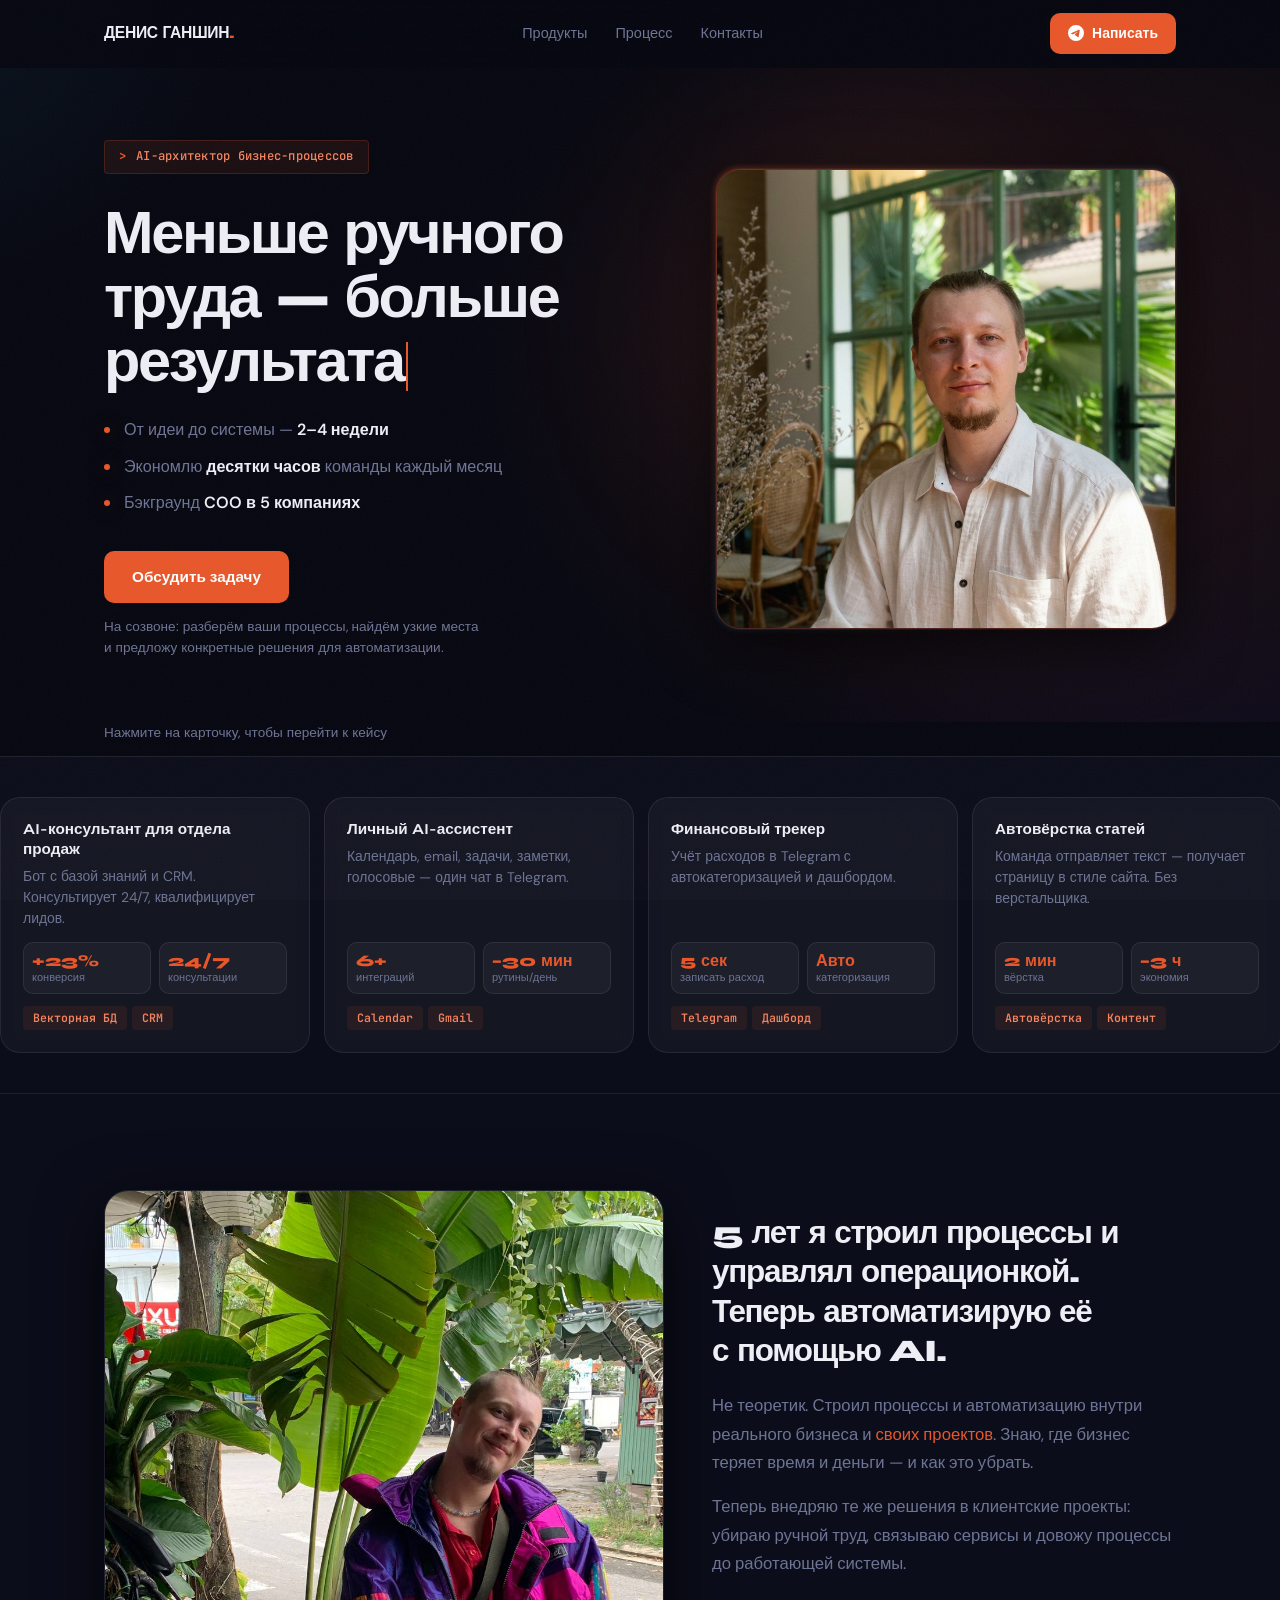
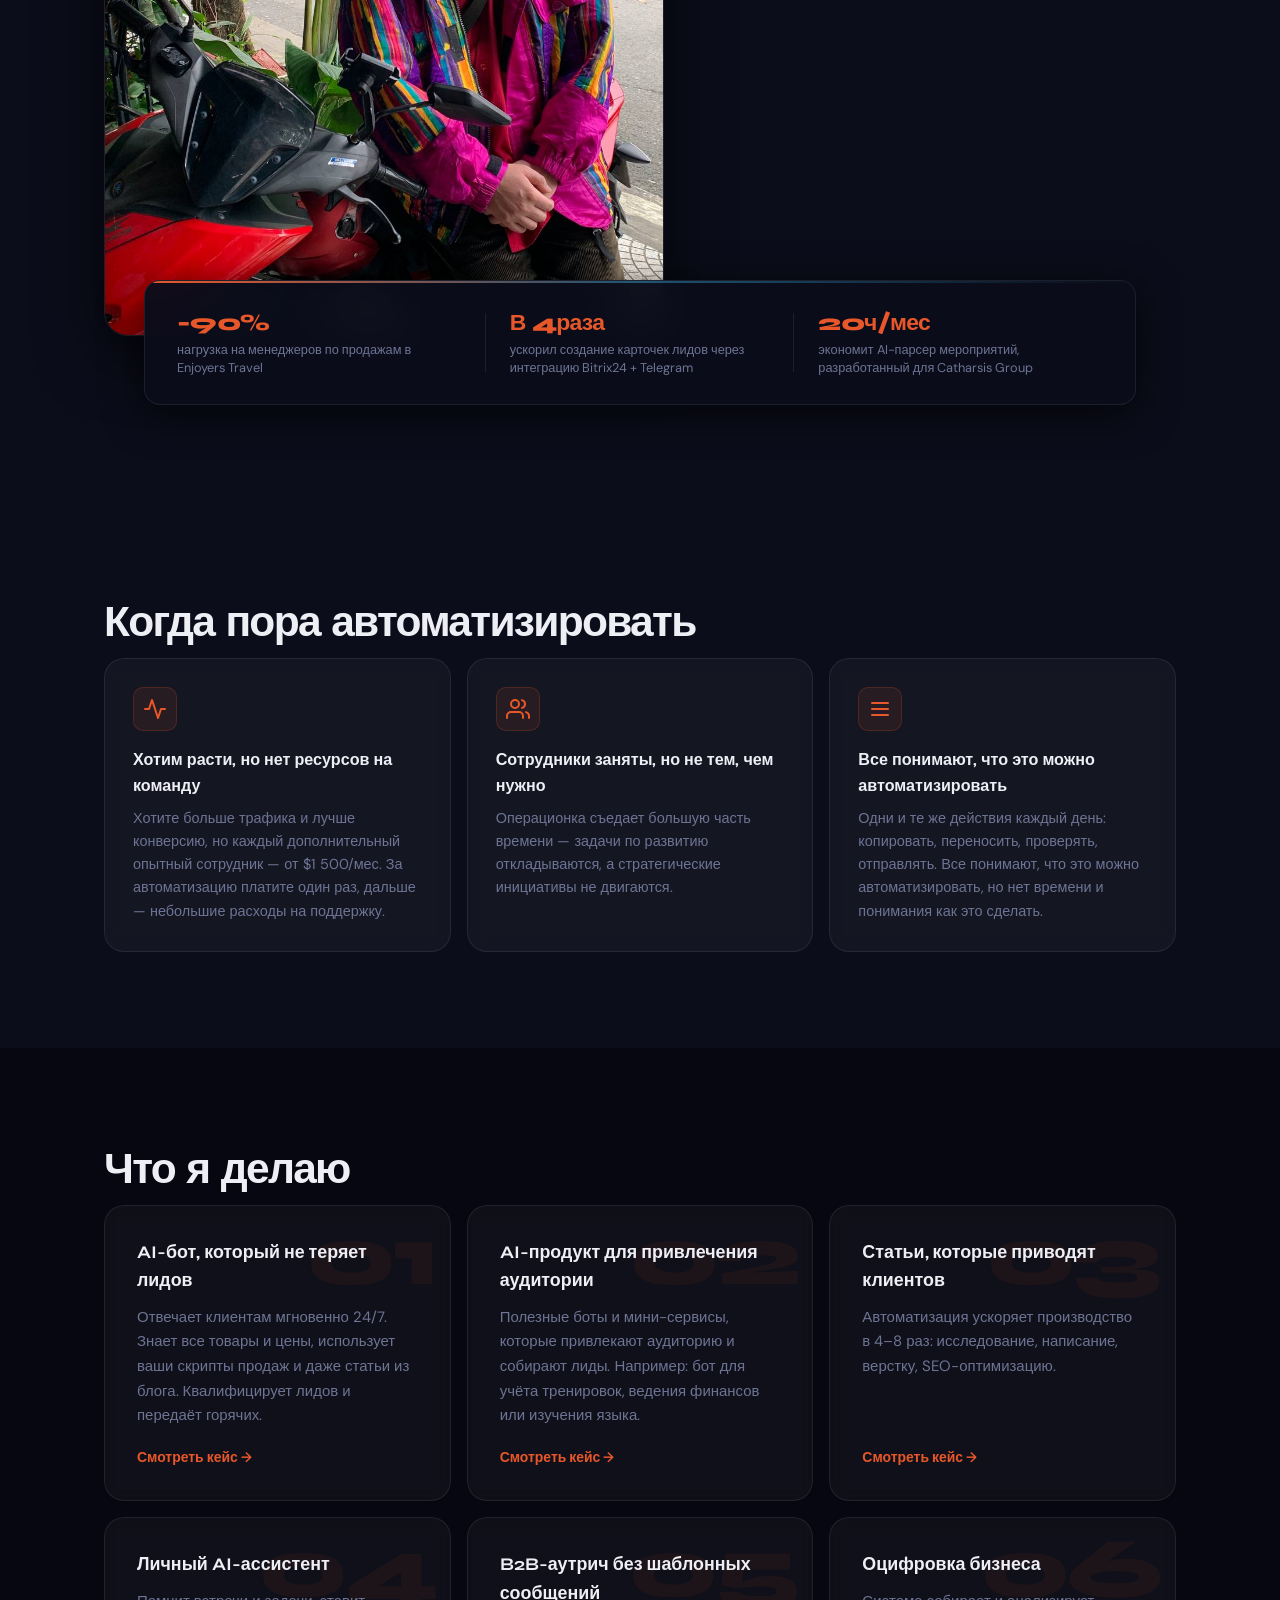
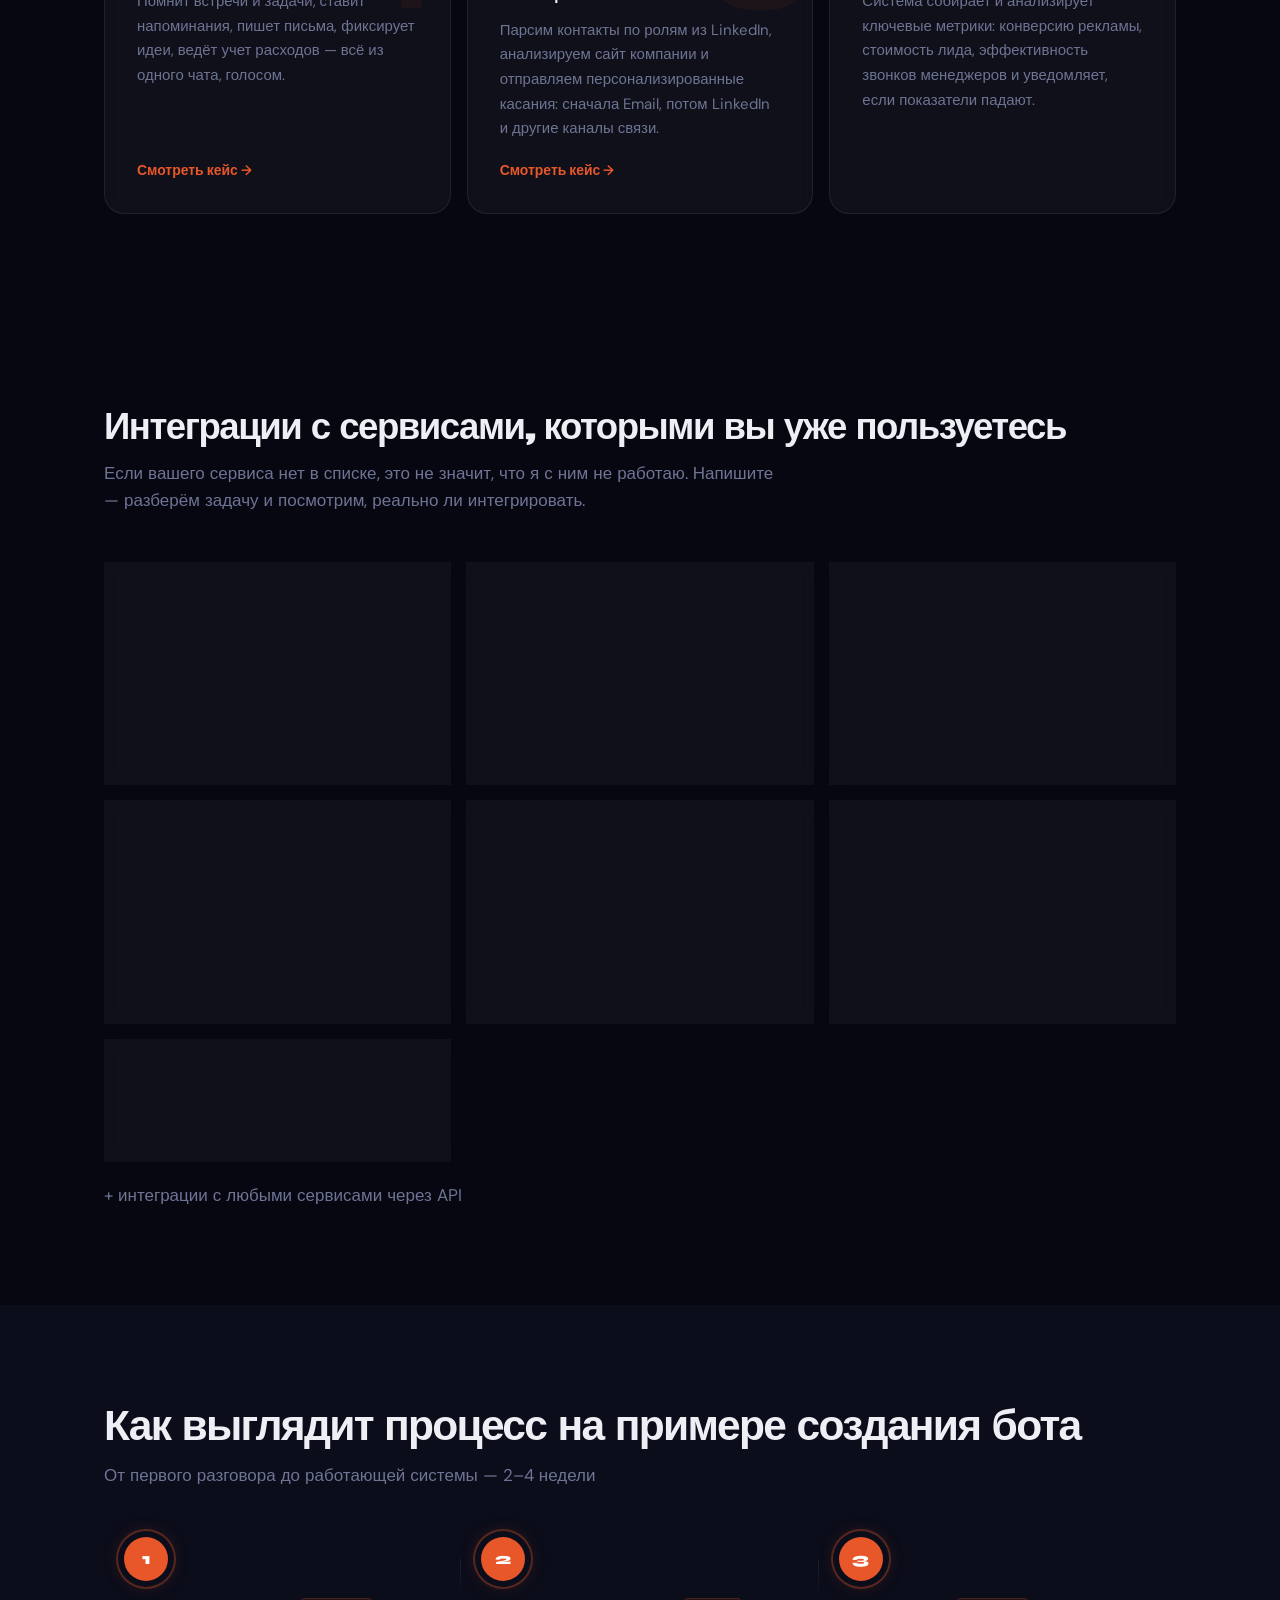
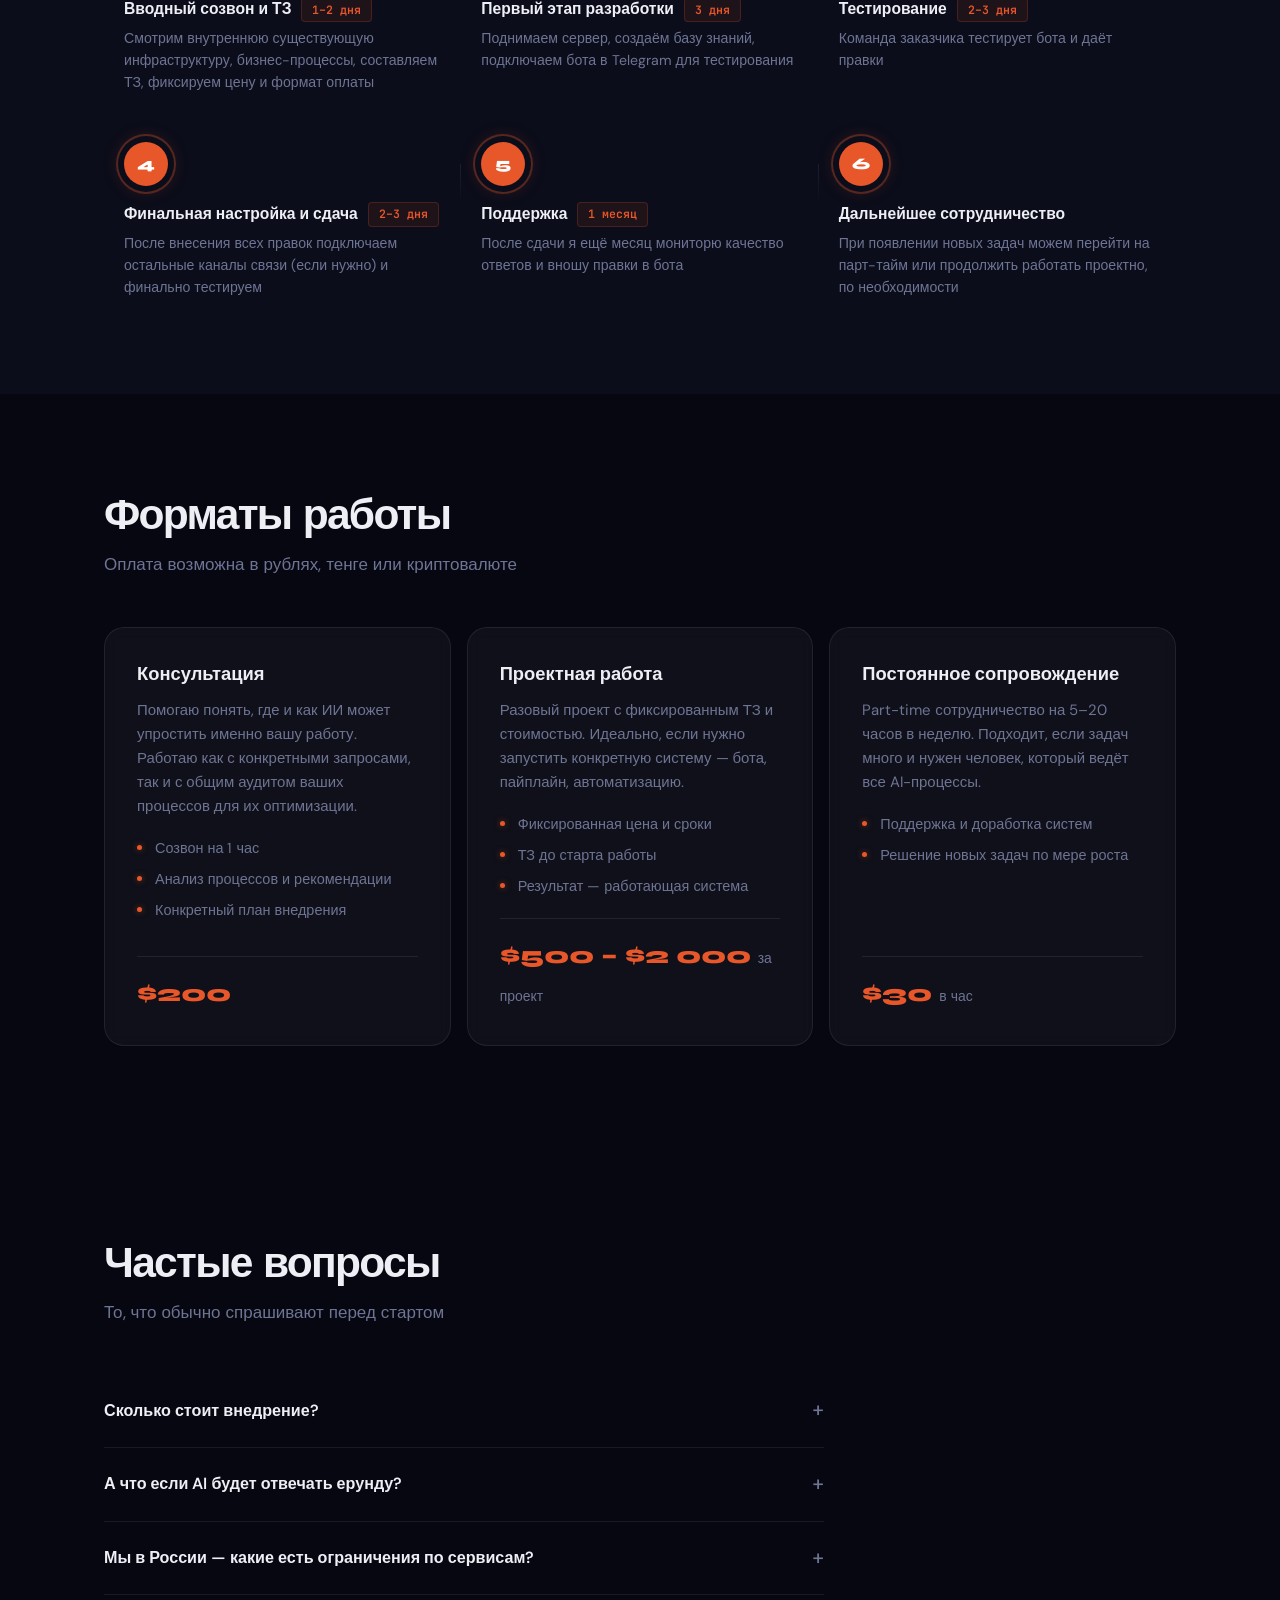
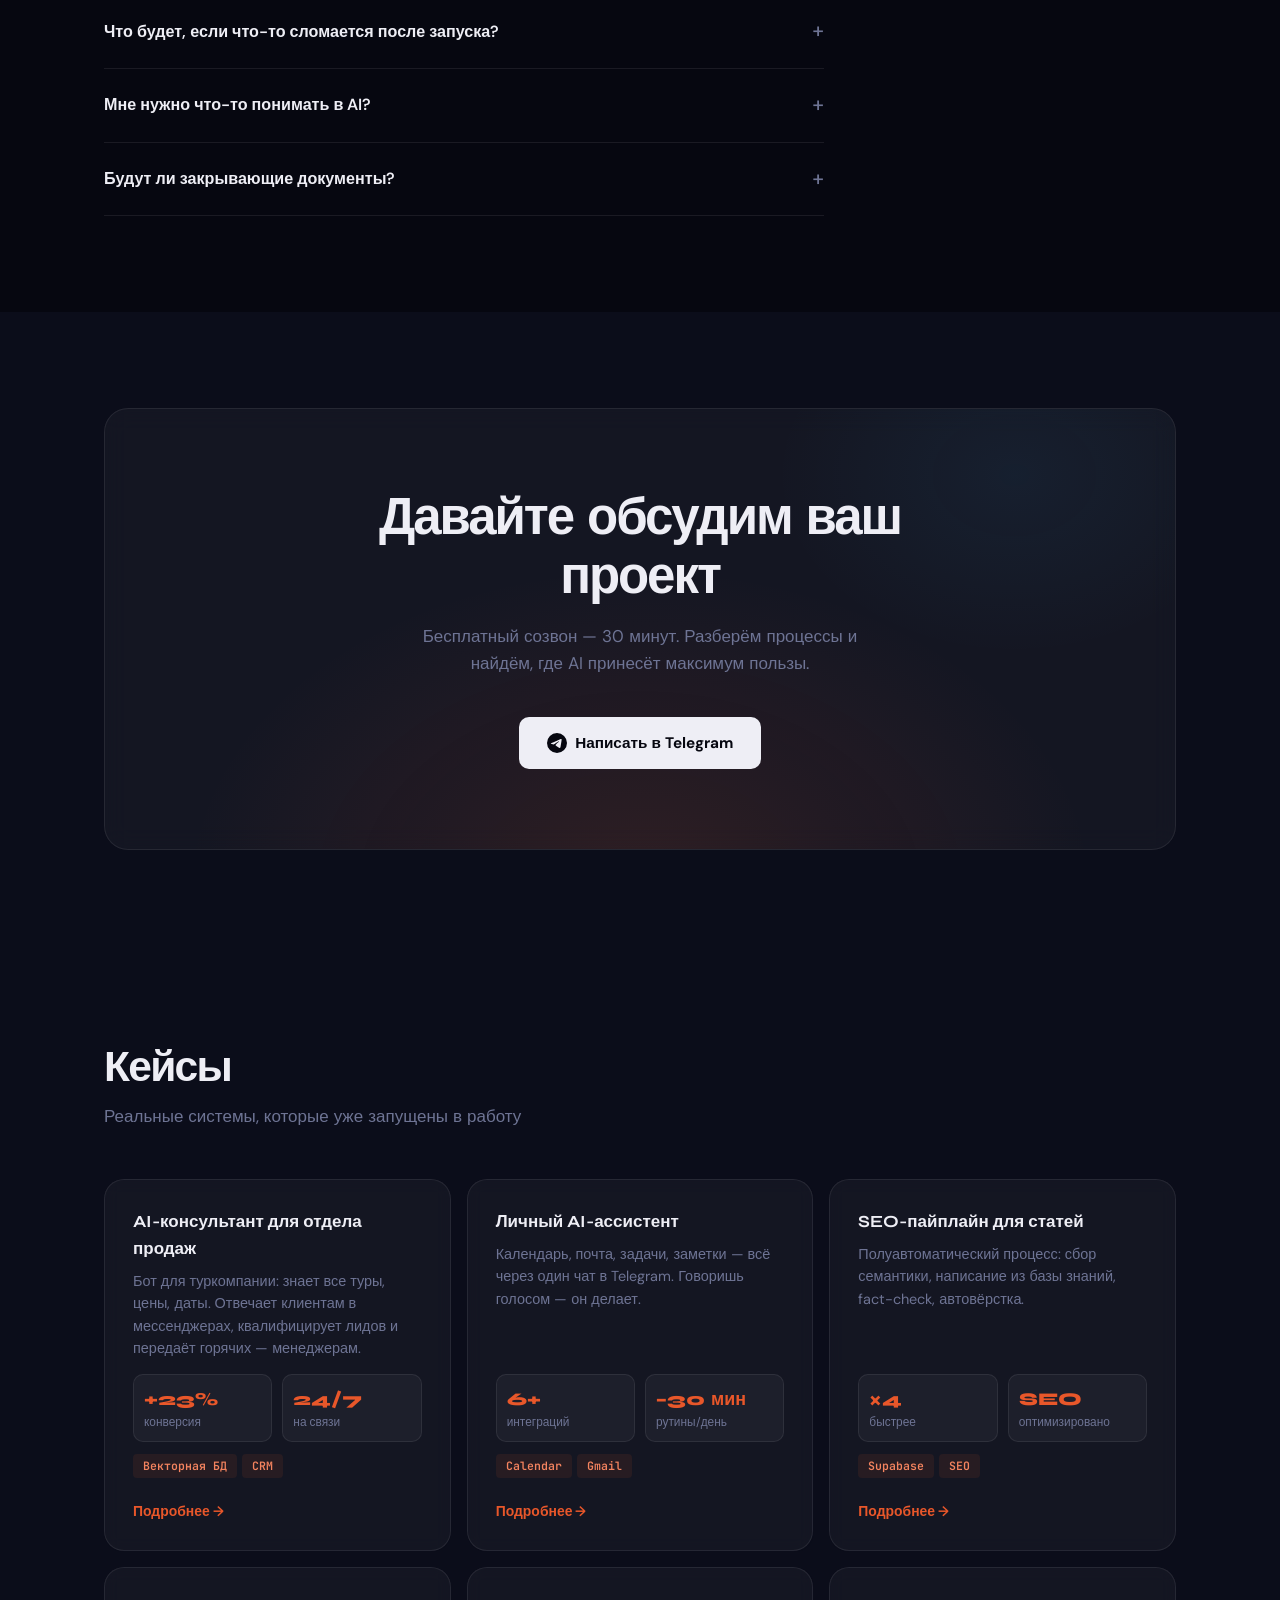
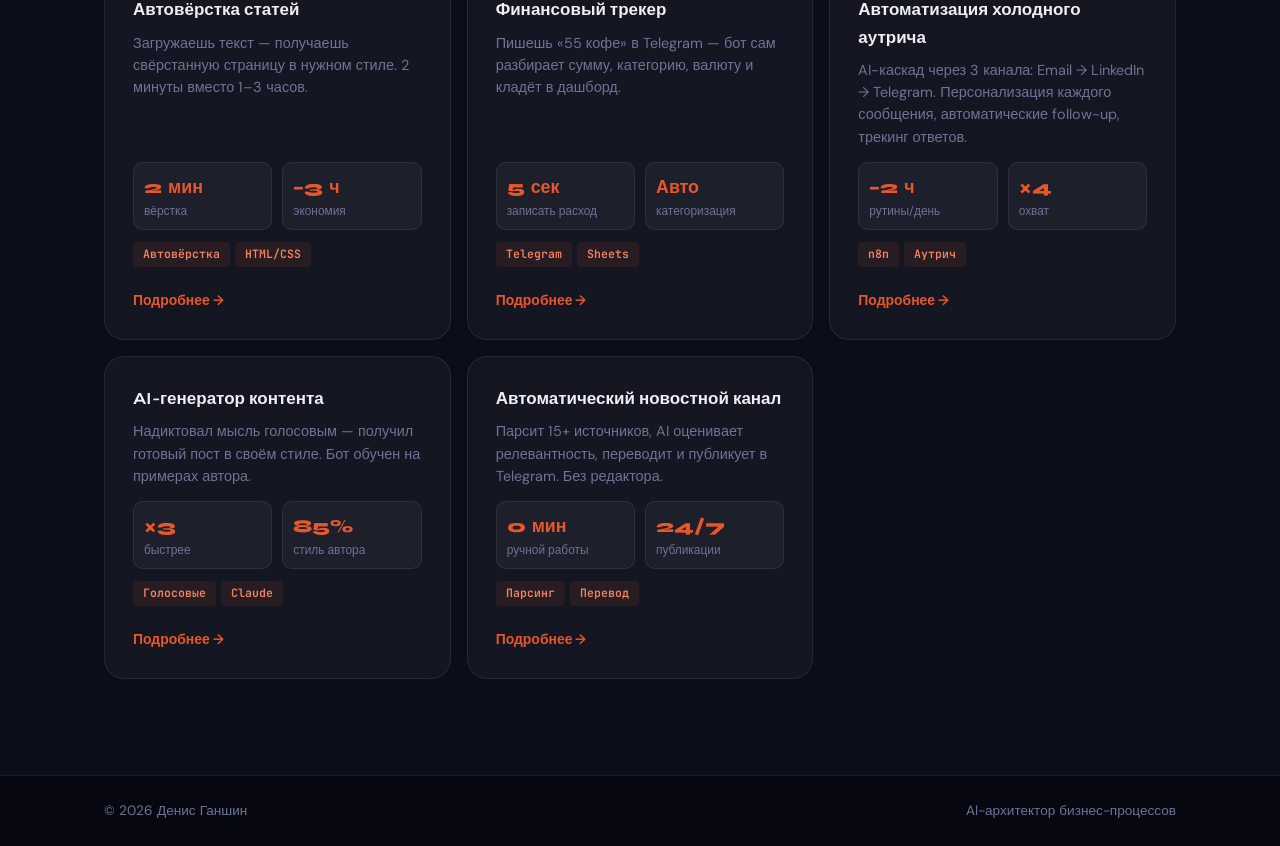
<file: index.html>
<!DOCTYPE html>
<html lang="ru">
<head>
  <meta charset="UTF-8">
  <meta name="viewport" content="width=device-width, initial-scale=1.0">
  <title>Денис Ганшин — AI-архитектор бизнес-процессов</title>
  <meta name="description" content="Автоматизирую операционные процессы с помощью AI: боты, парсеры, CRM-интеграции. Экономлю команде 20+ часов в месяц.">
  <meta property="og:title" content="Денис Ганшин — AI-архитектор бизнес-процессов">
  <meta property="og:description" content="Автоматизирую операционные процессы с помощью AI: боты, парсеры, CRM-интеграции.">
  <meta property="og:type" content="website">
  <meta property="og:locale" content="ru_RU">
  <link rel="preconnect" href="https://fonts.googleapis.com">
  <link rel="preconnect" href="https://fonts.gstatic.com" crossorigin>
  <link rel="preconnect" href="https://fonts.googleapis.com">
  <link rel="preconnect" href="https://fonts.gstatic.com" crossorigin>
  <link href="https://fonts.googleapis.com/css2?family=Syne:wght@400;500;600;700;800&family=JetBrains+Mono:wght@400;500;600&family=DM+Sans:opsz,wght@9..40,400;9..40,500;9..40,600&display=swap" rel="stylesheet">
  <link rel="stylesheet" href="styles.css">
</head>
<body>

  <!-- Header -->
  <header class="header" id="header">
    <div class="container header__inner">
      <a href="#" class="header__logo">Денис Ганшин<span>.</span></a>
      <nav class="header__nav" id="nav">
        <a href="#services" class="header__link">Продукты</a>
        <a href="#process" class="header__link">Процесс</a>
        <a href="#contacts" class="header__link">Контакты</a>
      </nav>
      <a href="https://t.me/Vachos" class="btn btn--small header__cta" target="_blank" rel="noopener">
        <svg width="16" height="16" viewBox="0 0 24 24" fill="currentColor"><path d="M11.944 0A12 12 0 0 0 0 12a12 12 0 0 0 12 12 12 12 0 0 0 12-12A12 12 0 0 0 12 0a12 12 0 0 0-.056 0zm4.962 7.224c.1-.002.321.023.465.14a.506.506 0 0 1 .171.325c.016.093.036.306.02.472-.18 1.898-.962 6.502-1.36 8.627-.168.9-.499 1.201-.82 1.23-.696.065-1.225-.46-1.9-.902-1.056-.693-1.653-1.124-2.678-1.8-1.185-.78-.417-1.21.258-1.91.177-.184 3.247-2.977 3.307-3.23.007-.032.014-.15-.056-.212s-.174-.041-.249-.024c-.106.024-1.793 1.14-5.061 3.345-.479.33-.913.49-1.302.48-.428-.008-1.252-.241-1.865-.44-.752-.245-1.349-.374-1.297-.789.027-.216.325-.437.893-.663 3.498-1.524 5.83-2.529 6.998-3.014 3.332-1.386 4.025-1.627 4.476-1.635z"/></svg>
        Написать
      </a>
      <button class="burger" id="burger" aria-label="Открыть меню">
        <span></span><span></span><span></span>
      </button>
    </div>
  </header>

  <main>

    <!-- Hero -->
    <section class="hero" id="hero">
      <div class="hero__mesh"></div>
      <div class="container hero__grid">
        <div class="hero__content">
          <div class="hero__badge fade-up">AI-архитектор бизнес-процессов</div>
          <h1 class="hero__title fade-up">Меньше ручного труда — больше результата</h1>
          <ul class="hero__bullets fade-up">
            <li>От идеи до системы — <strong>2–4 недели</strong></li>
            <li>Экономлю <strong>десятки часов</strong> команды каждый месяц</li>
            <li>Бэкграунд <strong>COO в 5 компаниях</strong></li>
          </ul>
          <div class="hero__actions fade-up">
            <a href="#contacts" class="btn btn--magnetic" id="heroCta">Обсудить задачу</a>
          </div>
          <p class="hero__call-info fade-up">На созвоне: разберём ваши процессы, найдём узкие места и предложу конкретные решения для автоматизации.</p>
        </div>
        <div class="hero__visual fade-up">
          <div class="hero__blob"></div>
          <div class="hero__photo-wrapper">
            <div class="hero__card">
              <div class="hero__card-face hero__card-front">
                <img src="img/denis/photo-hero.png" alt="Денис Ганшин" width="420" height="420">
                <div class="hero__photo-decor"></div>
              </div>
              <div class="hero__card-face hero__card-back">
                <img src="img/photo_2026-04-27_20-59-41.jpg" alt="Денис Ганшин" width="420" height="420">
                <div class="hero__photo-decor hero__photo-decor--back"></div>
              </div>
            </div>
          </div>
        </div>
      </div>
    </section>

    <!-- Cases Carousel -->
    <div class="container carousel__hint-wrap">
      <p class="carousel__hint">Нажмите на карточку, чтобы перейти к кейсу</p>
    </div>
    <section class="carousel" id="cases" aria-label="Обзор проектов">
      <div class="carousel__track">
        <div class="carousel__items">
          <a href="cases/sales-bot.html" class="ccard">
            <h3 class="ccard__title">AI-консультант для отдела продаж</h3>
            <p class="ccard__desc">Бот с базой знаний и CRM. Консультирует 24/7, квалифицирует лидов.</p>
            <div class="ccard__metrics"><div class="ccard__metric"><span class="ccard__val">+23%</span><span class="ccard__label">конверсия</span></div><div class="ccard__metric"><span class="ccard__val">24/7</span><span class="ccard__label">консультации</span></div></div>
            <div class="ccard__tags"><span>Векторная БД</span><span>CRM</span></div>
          </a>
          <a href="cases/personal-assistant.html" class="ccard">
            <h3 class="ccard__title">Личный AI-ассистент</h3>
            <p class="ccard__desc">Календарь, email, задачи, заметки, голосовые — один чат в Telegram.</p>
            <div class="ccard__metrics"><div class="ccard__metric"><span class="ccard__val">6+</span><span class="ccard__label">интеграций</span></div><div class="ccard__metric"><span class="ccard__val">−30 мин</span><span class="ccard__label">рутины/день</span></div></div>
            <div class="ccard__tags"><span>Calendar</span><span>Gmail</span></div>
          </a>
          <a href="cases/finance-tracker.html" class="ccard">
            <h3 class="ccard__title">Финансовый трекер</h3>
            <p class="ccard__desc">Учёт расходов в Telegram с автокатегоризацией и дашбордом.</p>
            <div class="ccard__metrics"><div class="ccard__metric"><span class="ccard__val">5 сек</span><span class="ccard__label">записать расход</span></div><div class="ccard__metric"><span class="ccard__val">Авто</span><span class="ccard__label">категоризация</span></div></div>
            <div class="ccard__tags"><span>Telegram</span><span>Дашборд</span></div>
          </a>
          <a href="cases/auto-layout.html" class="ccard">
            <h3 class="ccard__title">Автовёрстка статей</h3>
            <p class="ccard__desc">Команда отправляет текст — получает страницу в стиле сайта. Без верстальщика.</p>
            <div class="ccard__metrics"><div class="ccard__metric"><span class="ccard__val">2 мин</span><span class="ccard__label">вёрстка</span></div><div class="ccard__metric"><span class="ccard__val">−3 ч</span><span class="ccard__label">экономия</span></div></div>
            <div class="ccard__tags"><span>Автовёрстка</span><span>Контент</span></div>
          </a>
          <a href="cases/seo-pipeline.html" class="ccard">
            <h3 class="ccard__title">SEO-пайплайн для статей</h3>
            <p class="ccard__desc">Полуавтоматический пайплайн: анализ выдачи, ТЗ, генерация из базы знаний.</p>
            <div class="ccard__metrics"><div class="ccard__metric"><span class="ccard__val">×4</span><span class="ccard__label">скорость</span></div><div class="ccard__metric"><span class="ccard__val">SEO</span><span class="ccard__label">в топ выдачи</span></div></div>
            <div class="ccard__tags"><span>Supabase</span><span>RAG</span></div>
          </a>
          <a href="cases/cold-outreach.html" class="ccard">
            <h3 class="ccard__title">Автоматизация холодного аутрича</h3>
            <p class="ccard__desc">AI-каскад: Email → LinkedIn → Telegram. Персонализация, follow-up, трекинг — автоматически.</p>
            <div class="ccard__metrics"><div class="ccard__metric"><span class="ccard__val">−2 ч</span><span class="ccard__label">рутины/день</span></div><div class="ccard__metric"><span class="ccard__val">×4</span><span class="ccard__label">охват</span></div></div>
            <div class="ccard__tags"><span>n8n</span><span>Аутрич</span></div>
          </a>
          <a href="cases/content-generator.html" class="ccard">
            <h3 class="ccard__title">AI-генератор контента для соцсетей</h3>
            <p class="ccard__desc">Голосовое сообщение → готовый пост в Telegram в стиле автора.</p>
            <div class="ccard__metrics"><div class="ccard__metric"><span class="ccard__val">×3</span><span class="ccard__label">быстрее</span></div><div class="ccard__metric"><span class="ccard__val">85%</span><span class="ccard__label">стиль автора</span></div></div>
            <div class="ccard__tags"><span>Голосовые</span><span>Claude</span></div>
          </a>
          <a href="cases/news-channel.html" class="ccard">
            <h3 class="ccard__title">Автоматический новостной канал</h3>
            <p class="ccard__desc">Парсинг, оценка релевантности, перевод, автопубликация.</p>
            <div class="ccard__metrics"><div class="ccard__metric"><span class="ccard__val">0 мин</span><span class="ccard__label">ручной работы</span></div><div class="ccard__metric"><span class="ccard__val">24/7</span><span class="ccard__label">публикации</span></div></div>
            <div class="ccard__tags"><span>Перевод</span><span>Авто</span></div>
          </a>
        </div>
        <!-- Duplicate for seamless loop -->
        <div class="carousel__items" aria-hidden="true">
          <a href="cases/sales-bot.html" class="ccard">
            <h3 class="ccard__title">AI-консультант для отдела продаж</h3>
            <p class="ccard__desc">Бот с базой знаний и CRM. Консультирует 24/7, квалифицирует лидов.</p>
            <div class="ccard__metrics"><div class="ccard__metric"><span class="ccard__val">+23%</span><span class="ccard__label">конверсия</span></div><div class="ccard__metric"><span class="ccard__val">24/7</span><span class="ccard__label">консультации</span></div></div>
            <div class="ccard__tags"><span>Векторная БД</span><span>CRM</span></div>
          </a>
          <a href="cases/personal-assistant.html" class="ccard">
            <h3 class="ccard__title">Личный AI-ассистент</h3>
            <p class="ccard__desc">Календарь, email, задачи, заметки, голосовые — один чат в Telegram.</p>
            <div class="ccard__metrics"><div class="ccard__metric"><span class="ccard__val">6+</span><span class="ccard__label">интеграций</span></div><div class="ccard__metric"><span class="ccard__val">−30 мин</span><span class="ccard__label">рутины/день</span></div></div>
            <div class="ccard__tags"><span>Calendar</span><span>Gmail</span></div>
          </a>
          <a href="cases/finance-tracker.html" class="ccard">
            <h3 class="ccard__title">Финансовый трекер</h3>
            <p class="ccard__desc">Учёт расходов в Telegram с автокатегоризацией и дашбордом.</p>
            <div class="ccard__metrics"><div class="ccard__metric"><span class="ccard__val">5 сек</span><span class="ccard__label">записать расход</span></div><div class="ccard__metric"><span class="ccard__val">Авто</span><span class="ccard__label">категоризация</span></div></div>
            <div class="ccard__tags"><span>Telegram</span><span>Дашборд</span></div>
          </a>
          <a href="cases/auto-layout.html" class="ccard">
            <h3 class="ccard__title">Автовёрстка статей</h3>
            <p class="ccard__desc">Команда отправляет текст — получает страницу в стиле сайта. Без верстальщика.</p>
            <div class="ccard__metrics"><div class="ccard__metric"><span class="ccard__val">2 мин</span><span class="ccard__label">вёрстка</span></div><div class="ccard__metric"><span class="ccard__val">−3 ч</span><span class="ccard__label">экономия</span></div></div>
            <div class="ccard__tags"><span>Автовёрстка</span><span>Контент</span></div>
          </a>
          <a href="cases/seo-pipeline.html" class="ccard">
            <h3 class="ccard__title">SEO-пайплайн для статей</h3>
            <p class="ccard__desc">Полуавтоматический пайплайн: анализ выдачи, ТЗ, генерация из базы знаний.</p>
            <div class="ccard__metrics"><div class="ccard__metric"><span class="ccard__val">×4</span><span class="ccard__label">скорость</span></div><div class="ccard__metric"><span class="ccard__val">SEO</span><span class="ccard__label">в топ выдачи</span></div></div>
            <div class="ccard__tags"><span>Supabase</span><span>RAG</span></div>
          </a>
          <a href="cases/cold-outreach.html" class="ccard">
            <h3 class="ccard__title">Автоматизация холодного аутрича</h3>
            <p class="ccard__desc">AI-каскад: Email → LinkedIn → Telegram. Персонализация, follow-up, трекинг — автоматически.</p>
            <div class="ccard__metrics"><div class="ccard__metric"><span class="ccard__val">−2 ч</span><span class="ccard__label">рутины/день</span></div><div class="ccard__metric"><span class="ccard__val">×4</span><span class="ccard__label">охват</span></div></div>
            <div class="ccard__tags"><span>n8n</span><span>Аутрич</span></div>
          </a>
          <a href="cases/content-generator.html" class="ccard">
            <h3 class="ccard__title">AI-генератор контента для соцсетей</h3>
            <p class="ccard__desc">Голосовое сообщение → готовый пост в Telegram в стиле автора.</p>
            <div class="ccard__metrics"><div class="ccard__metric"><span class="ccard__val">×3</span><span class="ccard__label">быстрее</span></div><div class="ccard__metric"><span class="ccard__val">85%</span><span class="ccard__label">стиль автора</span></div></div>
            <div class="ccard__tags"><span>Голосовые</span><span>Claude</span></div>
          </a>
          <a href="cases/news-channel.html" class="ccard">
            <h3 class="ccard__title">Автоматический новостной канал</h3>
            <p class="ccard__desc">Парсинг, оценка релевантности, перевод, автопубликация.</p>
            <div class="ccard__metrics"><div class="ccard__metric"><span class="ccard__val">0 мин</span><span class="ccard__label">ручной работы</span></div><div class="ccard__metric"><span class="ccard__val">24/7</span><span class="ccard__label">публикации</span></div></div>
            <div class="ccard__tags"><span>Перевод</span><span>Авто</span></div>
          </a>
        </div>
      </div>
    </section>

    <!-- About Me -->
    <section class="about" id="about">
      <div class="container">
        <div class="about__grid fade-up">
          <div class="about__photo">
            <img src="img/denis/photo-about.jpg" alt="Денис Ганшин" width="400" height="400">
          </div>
          <div class="about__text">
            <h2 class="section-title" style="margin-bottom:20px; font-size:1.85rem; line-height:1.25">5 лет я строил процессы и управлял операционкой. Теперь автоматизирую её с&nbsp;помощью AI.</h2>
            <p>Не теоретик. Строил процессы и автоматизацию внутри реального бизнеса и <a href="https://enjoyers.org/" target="_blank" rel="noopener" style="color:var(--accent)">своих проектов</a>. Знаю, где бизнес теряет время и деньги — и как это убрать.</p>
            <p>Теперь внедряю те же решения в клиентские проекты: убираю ручной труд, связываю сервисы и довожу процессы до работающей системы.</p>
          </div>
        </div>
        <div class="about__banner fade-up">
          <div class="about__banner-item"><span class="about__banner-num">−90%</span><span class="about__banner-text">нагрузка на менеджеров по продажам в Enjoyers Travel</span></div>
          <div class="about__banner-item"><span class="about__banner-num">В 4 раза</span><span class="about__banner-text">ускорил создание карточек лидов через интеграцию Bitrix24 + Telegram</span></div>
          <div class="about__banner-item"><span class="about__banner-num">20 ч/мес</span><span class="about__banner-text">экономит AI-парсер мероприятий, разработанный для Catharsis Group</span></div>
        </div>
      </div>
    </section>

    <!-- Problems -->
    <section class="problems" id="problems">
      <div class="container">
        <h2 class="section-title fade-up">Когда пора автоматизировать</h2>
        <div class="problems__grid">
          <div class="card fade-up">
            <div class="card__icon"><svg width="24" height="24" viewBox="0 0 24 24" fill="none" stroke="currentColor" stroke-width="2" stroke-linecap="round" stroke-linejoin="round"><path d="M22 12h-4l-3 9L9 3l-3 9H2"/></svg></div>
            <h3 class="card__title">Хотим расти, но нет ресурсов на команду</h3>
            <p class="card__text">Хотите больше трафика и лучше конверсию, но каждый дополнительный опытный сотрудник — от $1 500/мес. За автоматизацию платите один раз, дальше — небольшие расходы на поддержку.</p>
          </div>
          <div class="card fade-up">
            <div class="card__icon"><svg width="24" height="24" viewBox="0 0 24 24" fill="none" stroke="currentColor" stroke-width="2" stroke-linecap="round" stroke-linejoin="round"><path d="M17 21v-2a4 4 0 0 0-4-4H5a4 4 0 0 0-4 4v2"/><circle cx="9" cy="7" r="4"/><path d="M23 21v-2a4 4 0 0 0-3-3.87"/><path d="M16 3.13a4 4 0 0 1 0 7.75"/></svg></div>
            <h3 class="card__title">Сотрудники заняты, но не тем, чем нужно</h3>
            <p class="card__text">Операционка съедает большую часть времени — задачи по развитию откладываются, а стратегические инициативы не двигаются.</p>
          </div>
          <div class="card fade-up">
            <div class="card__icon"><svg width="24" height="24" viewBox="0 0 24 24" fill="none" stroke="currentColor" stroke-width="2" stroke-linecap="round" stroke-linejoin="round"><path d="M4 12h16M4 6h16M4 18h16"/></svg></div>
            <h3 class="card__title">Все понимают, что это можно автоматизировать</h3>
            <p class="card__text">Одни и те же действия каждый день: копировать, переносить, проверять, отправлять. Все понимают, что это можно автоматизировать, но нет времени и понимания как это сделать.</p>
          </div>
        </div>
      </div>
    </section>

    <!-- Services -->
    <section class="services" id="services">
      <div class="container">
        <h2 class="section-title fade-up">Что я делаю</h2>
        <div class="services__grid">
          <div class="service-card fade-up"><div class="service-card__number">01</div><h3 class="service-card__title">AI-бот, который не теряет лидов</h3><p class="service-card__text">Отвечает клиентам мгновенно 24/7. Знает все товары и цены, использует ваши скрипты продаж и даже статьи из блога. Квалифицирует лидов и передаёт горячих.</p><a href="cases/sales-bot.html" class="service-card__link">Смотреть кейс &rarr;</a></div>
          <div class="service-card fade-up"><div class="service-card__number">02</div><h3 class="service-card__title">AI-продукт для привлечения аудитории</h3><p class="service-card__text">Полезные боты и мини-сервисы, которые привлекают аудиторию и собирают лиды. Например: бот для учёта тренировок, ведения финансов или изучения языка.</p><a href="cases/finance-tracker.html" class="service-card__link">Смотреть кейс &rarr;</a></div>
          <div class="service-card fade-up"><div class="service-card__number">03</div><h3 class="service-card__title">Статьи, которые приводят клиентов</h3><p class="service-card__text">Автоматизация ускоряет производство в&nbsp;4–8&nbsp;раз: исследование, написание, верстку, SEO-оптимизацию.</p><a href="cases/seo-pipeline.html" class="service-card__link">Смотреть кейс &rarr;</a></div>
          <div class="service-card fade-up"><div class="service-card__number">04</div><h3 class="service-card__title">Личный AI-ассистент</h3><p class="service-card__text">Помнит встречи и задачи, ставит напоминания, пишет письма, фиксирует идеи, ведёт учет расходов — всё из одного чата, голосом.</p><a href="cases/personal-assistant.html" class="service-card__link">Смотреть кейс &rarr;</a></div>
          <div class="service-card fade-up"><div class="service-card__number">05</div><h3 class="service-card__title">B2B-аутрич без шаблонных сообщений</h3><p class="service-card__text">Парсим контакты по ролям из LinkedIn, анализируем сайт компании и отправляем персонализированные касания: сначала Email, потом LinkedIn и другие каналы связи.</p><a href="cases/cold-outreach.html" class="service-card__link">Смотреть кейс &rarr;</a></div>
          <div class="service-card fade-up"><div class="service-card__number">06</div><h3 class="service-card__title">Оцифровка бизнеса</h3><p class="service-card__text">Система собирает и анализирует ключевые метрики: конверсию рекламы, стоимость лида, эффективность звонков менеджеров и уведомляет, если показатели падают.</p></div>
        </div>
      </div>
    </section>

    <!-- Tech Stack -->
    <section class="stack" id="stack">
      <div class="container">
        <div class="stack__header fade-up">
          <h2 class="section-title">Интеграции с сервисами, которыми вы уже пользуетесь</h2>
          <p class="section-subtitle">Если вашего сервиса нет в списке, это не значит, что я с ним не работаю. Напишите — разберём задачу и посмотрим, реально ли интегрировать.</p>
        </div>
        <div class="stack__categories">
          <div class="stack__category fade-up">
            <h3 class="stack__cat-title">Мессенджеры</h3>
            <div class="stack__cat-items">
              <div class="stack__chip"><div class="stack__icon" style="background:#0088cc"><svg width="14" height="14" viewBox="0 0 24 24" fill="#fff"><path d="M11.944 0A12 12 0 0 0 0 12a12 12 0 0 0 12 12 12 12 0 0 0 12-12A12 12 0 0 0 12 0a12 12 0 0 0-.056 0zm4.962 7.224c.1-.002.321.023.465.14a.506.506 0 0 1 .171.325c.016.093.036.306.02.472-.18 1.898-.962 6.502-1.36 8.627-.168.9-.499 1.201-.82 1.23-.696.065-1.225-.46-1.9-.902-1.056-.693-1.653-1.124-2.678-1.8-1.185-.78-.417-1.21.258-1.91.177-.184 3.247-2.977 3.307-3.23.007-.032.014-.15-.056-.212s-.174-.041-.249-.024c-.106.024-1.793 1.14-5.061 3.345-.479.33-.913.49-1.302.48-.428-.008-1.252-.241-1.865-.44-.752-.245-1.349-.374-1.297-.789.027-.216.325-.437.893-.663 3.498-1.524 5.83-2.529 6.998-3.014 3.332-1.386 4.025-1.627 4.476-1.635z"/></svg></div><span>Telegram</span></div>
              <div class="stack__chip"><div class="stack__icon" style="background:#25d366"><svg width="14" height="14" viewBox="0 0 24 24" fill="#fff"><path d="M17.472 14.382c-.297-.149-1.758-.867-2.03-.967-.273-.099-.471-.148-.67.15-.197.297-.767.966-.94 1.164-.173.199-.347.223-.644.075-.297-.15-1.255-.463-2.39-1.475-.883-.788-1.48-1.761-1.653-2.059-.173-.297-.018-.458.13-.606.134-.133.298-.347.446-.52.149-.174.198-.298.298-.497.099-.198.05-.371-.025-.52-.075-.149-.669-1.612-.916-2.207-.242-.579-.487-.5-.669-.51-.173-.008-.371-.01-.57-.01-.198 0-.52.074-.792.372-.272.297-1.04 1.016-1.04 2.479 0 1.462 1.065 2.875 1.213 3.074.149.198 2.096 3.2 5.077 4.487.709.306 1.262.489 1.694.625.712.227 1.36.195 1.871.118.571-.085 1.758-.719 2.006-1.413.248-.694.248-1.289.173-1.413-.074-.124-.272-.198-.57-.347z"/></svg></div><span>WhatsApp</span></div>
              <div class="stack__chip"><div class="stack__icon" style="background:#e1306c"><svg width="14" height="14" viewBox="0 0 24 24" fill="#fff"><path d="M12 2.163c3.204 0 3.584.012 4.85.07 3.252.148 4.771 1.691 4.919 4.919.058 1.265.069 1.645.069 4.849 0 3.205-.012 3.584-.069 4.849-.149 3.225-1.664 4.771-4.919 4.919-1.266.058-1.644.07-4.85.07-3.204 0-3.584-.012-4.849-.07-3.26-.149-4.771-1.699-4.919-4.92-.058-1.265-.07-1.644-.07-4.849 0-3.204.013-3.583.07-4.849.149-3.227 1.664-4.771 4.919-4.919 1.266-.057 1.645-.069 4.849-.069zM12 0C8.741 0 8.333.014 7.053.072 2.695.272.273 2.69.073 7.052.014 8.333 0 8.741 0 12c0 3.259.014 3.668.072 4.948.2 4.358 2.618 6.78 6.98 6.98C8.333 23.986 8.741 24 12 24c3.259 0 3.668-.014 4.948-.072 4.354-.2 6.782-2.618 6.979-6.98.059-1.28.073-1.689.073-4.948 0-3.259-.014-3.667-.072-4.947-.196-4.354-2.617-6.78-6.979-6.98C15.668.014 15.259 0 12 0zm0 5.838a6.162 6.162 0 100 12.324 6.162 6.162 0 000-12.324zM12 16a4 4 0 110-8 4 4 0 010 8zm6.406-11.845a1.44 1.44 0 100 2.881 1.44 1.44 0 000-2.881z"/></svg></div><span>Instagram</span></div>
              <div class="stack__chip"><div class="stack__icon" style="background:#0077ff"><svg width="14" height="14" viewBox="0 0 24 24" fill="#fff"><path d="M6.79 7.3H4.05c.13 6.24 3.25 9.99 8.72 9.99h.31v-3.57c2.01.2 3.53 1.67 4.14 3.57h2.84c-.78-2.84-2.83-4.41-4.11-5.01 1.28-.74 3.08-2.54 3.51-4.98h-2.58c-.56 1.98-2.22 3.78-3.8 3.95V7.3H10.5v6.92c-1.6-.4-3.62-2.34-3.71-6.92Z"/></svg></div><span>VK</span></div>
              <div class="stack__chip"><div class="stack__icon" style="padding:0;overflow:hidden"><img src="img/icons/max.svg" width="28" height="28" alt="MAX" style="border-radius:50%;display:block"></div><span>MAX</span></div>
            </div>
          </div>
          <div class="stack__category fade-up">
            <h3 class="stack__cat-title">CRM</h3>
            <div class="stack__cat-items">
              <div class="stack__chip"><div class="stack__icon" style="background:#2fc7f7"><svg width="14" height="14" viewBox="0 0 24 24" fill="#fff"><path d="M12 0C5.373 0 0 5.373 0 12s5.373 12 12 12 12-5.373 12-12S18.627 0 12 0zm1.334 9.312c0 3.144-4.32 3.768-3.624 6.576h5.136v1.704H3.696c.456-5.592 5.496-4.992 5.448-7.384 0-.672-.432-.96-1.008-.96-.696 0-1.296.384-1.728.768l-.552-1.608c.648-.456 1.584-.888 2.76-.888 2.4 0 3.576 1.224 3.576 2.928l-.024-.024-.84-.048.012.048v-.112zm5.328 8.28h-1.968v-2.712H18.6v-1.224h-1.896v-6.816h-1.176L11.688 13.8v1.08h4.92v2.712h1.968l.024-.048.012.048h.048l.002-.048z"/></svg></div><span>Bitrix24</span></div>
              <div class="stack__chip"><div class="stack__icon" style="background:#ffd500; color:#333; font-size:0.5rem">amo</div><span>AmoCRM</span></div>
              <div class="stack__chip"><div class="stack__icon" style="background:#505050"><svg width="14" height="14" viewBox="0 0 48 48" fill="#fff"><path d="M14.228 19.375L22.238 5.5H6.18zm-.89 10.792L27.578 5.5H41.82l-21.362 37z"/></svg></div><span>YClients</span></div>
              <div class="stack__chip"><div class="stack__icon" style="background:#ff7a59"><svg width="14" height="14" viewBox="0 0 24 24" fill="#fff"><path d="M18.164 7.93V5.084a2.198 2.198 0 001.267-1.978v-.067A2.2 2.2 0 0017.238.845h-.067a2.2 2.2 0 00-2.193 2.193v.067a2.196 2.196 0 001.252 1.973l.013.006v2.852a6.22 6.22 0 00-2.969 1.31l.012-.01-7.828-6.095A2.497 2.497 0 104.3 4.656l-.012.006 7.697 5.991a6.176 6.176 0 00-1.038 3.446c0 1.343.425 2.588 1.147 3.607l-.013-.02-2.342 2.343a1.968 1.968 0 00-.58-.095h-.002a2.033 2.033 0 102.033 2.033 1.978 1.978 0 00-.1-.595l.005.014 2.317-2.317a6.247 6.247 0 104.782-11.134l-.036-.005zm-.964 9.378a3.206 3.206 0 113.215-3.207v.002a3.206 3.206 0 01-3.207 3.207z"/></svg></div><span>HubSpot</span></div>
            </div>
          </div>
          <div class="stack__category fade-up">
            <h3 class="stack__cat-title">Данные</h3>
            <div class="stack__cat-items">
              <div class="stack__chip"><div class="stack__icon" style="background:#34a853"><svg width="14" height="14" viewBox="0 0 24 24" fill="#fff"><path d="M11.318 12.545H7.91v-1.909h3.41v1.91zM14.728 0v6h6l-6-6zm1.363 10.636h-3.41v1.91h3.41v-1.91zm0 3.273h-3.41v1.91h3.41v-1.91zM20.727 6.5v15.864c0 .904-.732 1.636-1.636 1.636H4.909a1.636 1.636 0 0 1-1.636-1.636V1.636C3.273.732 4.005 0 4.909 0h9.318v6.5h6.5zm-3.273 2.773H6.545v7.909h10.91v-7.91zm-6.136 4.636H7.91v1.91h3.41v-1.91z"/></svg></div><span>Google Sheets</span></div>
              <div class="stack__chip"><div class="stack__icon" style="background:#1a1a1a"><svg width="14" height="14" viewBox="0 0 24 24" fill="#fff"><path d="M4.459 4.208c.746.606 1.026.56 2.428.466l13.215-.793c.28 0 .047-.28-.046-.326L17.86 1.968c-.42-.326-.981-.7-2.055-.607L3.01 2.295c-.466.046-.56.28-.374.466zm.793 3.08v13.904c0 .747.373 1.027 1.214.98l14.523-.84c.841-.046.935-.56.935-1.167V6.354c0-.606-.233-.933-.748-.887l-15.177.887c-.56.047-.747.327-.747.933zm14.337.745c.093.42 0 .84-.42.888l-.7.14v10.264c-.608.327-1.168.514-1.635.514-.748 0-.935-.234-1.495-.933l-4.577-7.186v6.952L12.21 19s0 .84-1.168.84l-3.222.186c-.093-.186 0-.653.327-.746l.84-.233V9.854L7.822 9.76c-.094-.42.14-1.026.793-1.073l3.456-.233 4.764 7.279v-6.44l-1.215-.139c-.093-.514.28-.887.747-.933zM1.936 1.035l13.31-.98c1.634-.14 2.055-.047 3.082.7l4.249 2.986c.7.513.934.653.934 1.213v16.378c0 1.026-.373 1.634-1.68 1.726l-15.458.934c-.98.047-1.448-.093-1.962-.747l-3.129-4.06c-.56-.747-.793-1.306-.793-1.96V2.667c0-.839.374-1.54 1.447-1.632"/></svg></div><span>Notion</span></div>
              <div class="stack__chip"><div class="stack__icon" style="background:#fcb400"><svg width="14" height="14" viewBox="0 0 24 24" fill="#fff"><path d="M11.992 1.966c-.434 0-.87.086-1.28.257L1.779 5.917c-.503.208-.49.908.012 1.116l8.982 3.558a3.266 3.266 0 0 0 2.454 0l8.982-3.558c.503-.196.503-.908.012-1.116l-8.957-3.694a3.255 3.255 0 0 0-1.272-.257zM23.4 8.056a.589.589 0 0 0-.222.045l-10.012 3.877a.612.612 0 0 0-.38.564v8.896a.6.6 0 0 0 .821.552L23.62 18.1a.583.583 0 0 0 .38-.551V8.653a.6.6 0 0 0-.6-.596zM.676 8.095a.644.644 0 0 0-.48.19C.086 8.396 0 8.53 0 8.69v8.355c0 .442.515.737.908.54l6.27-3.006.307-.147 2.969-1.436c.466-.22.43-.908-.061-1.092L.883 8.138a.57.57 0 0 0-.207-.044z"/></svg></div><span>Airtable</span></div>
              <div class="stack__chip"><div class="stack__icon" style="background:#3ecf8e"><svg width="14" height="14" viewBox="0 0 24 24" fill="#fff"><path d="M11.9 1.036c-.015-.986-1.26-1.41-1.874-.637L.764 12.05C-.33 13.427.65 15.455 2.409 15.455h9.579l.113 7.51c.014.985 1.259 1.408 1.873.636l9.262-11.653c1.093-1.375.113-3.403-1.645-3.403h-9.642z"/></svg></div><span>Supabase</span></div>
              <div class="stack__chip"><div class="stack__icon" style="background:#ff3365"><svg width="14" height="14" viewBox="0 0 24 24" fill="#fff"><ellipse cx="12" cy="6" rx="8" ry="3"/><path d="M4 6v4c0 1.657 3.582 3 8 3s8-1.343 8-3V6"/><path d="M4 10v4c0 1.657 3.582 3 8 3s8-1.343 8-3v-4"/></svg></div><span>Qdrant</span></div>
              <div class="stack__chip"><div class="stack__icon" style="background:#0052cc"><svg width="14" height="14" viewBox="0 0 24 24" fill="#fff"><rect x="3" y="3" width="7" height="7" rx="1"/><rect x="14" y="3" width="7" height="7" rx="1"/><rect x="3" y="14" width="7" height="4" rx="1"/></svg></div><span>Trello</span></div>
            </div>
          </div>
          <div class="stack__category fade-up">
            <h3 class="stack__cat-title">Коммуникации</h3>
            <div class="stack__cat-items">
              <div class="stack__chip"><div class="stack__icon" style="background:#ea4335"><svg width="14" height="14" viewBox="0 0 24 24" fill="#fff"><path d="M24 5.457v13.909c0 .904-.732 1.636-1.636 1.636h-3.819V11.73L12 16.64l-6.545-4.91v9.273H1.636A1.636 1.636 0 0 1 0 19.366V5.457c0-2.023 2.309-3.178 3.927-1.964L5.455 4.64 12 9.548l6.545-4.91 1.528-1.145C21.69 2.28 24 3.434 24 5.457z"/></svg></div><span>Gmail</span></div>
              <div class="stack__chip"><div class="stack__icon" style="padding:0;overflow:hidden"><img src="img/icons/unisender.svg" width="28" height="28" alt="UniSender" style="border-radius:50%;display:block;object-fit:cover"></div><span>UniSender</span></div>
              <div class="stack__chip"><div class="stack__icon" style="background:#009fc1"><svg width="14" height="14" viewBox="29.5 29.5 300 300" fill="#fff"><path d="M147.3,280h-25.9l-18.3-75.1H68.5v-24.2h57.1l9.5,39.8L172.6,79h26.7l13,106.6h29.1c4.4-8,13-13.4,23-13.4c14.4,0,26,11.3,26,25.4c0,14-11.7,25.4-26,25.4c-10,0-18.4-5.4-23-13.4h-52.8l-7.8-53.8L147.3,280z"/></svg></div><span>SendPulse</span></div>
              <div class="stack__chip"><div class="stack__icon" style="padding:0;overflow:hidden"><img src="img/icons/mango-office.svg" width="28" height="28" alt="Mango Office" style="border-radius:50%;display:block"></div><span>Mango Office</span></div>
              <div class="stack__chip"><div class="stack__icon" style="background:#00b67a;font-size:0.45rem;font-weight:700;color:#fff">edna</div><span>Edna</span></div>
              <div class="stack__chip"><div class="stack__icon" style="background:#4c6fff;font-size:0.45rem;font-weight:700;color:#fff">Um</div><span>Umnico</span></div>
            </div>
          </div>
          <div class="stack__category fade-up">
            <h3 class="stack__cat-title">Аналитика</h3>
            <div class="stack__cat-items">
              <div class="stack__chip"><div class="stack__icon" style="background:#f9ab00"><svg width="14" height="14" viewBox="0 0 24 24" fill="#fff"><path d="M22.84 2.9982v17.9987c.0086 1.6473-1.3197 2.9897-2.967 2.9984a2.9808 2.9808 0 01-.3677-.0208c-1.528-.226-2.6477-1.5558-2.6105-3.1V3.1204c-.0369-1.5458 1.0856-2.8762 2.6157-3.1 1.6361-.1915 3.1178.9796 3.3093 2.6158.014.1201.0208.241.0202.3619zM4.1326 18.0548c-1.6417 0-2.9726 1.331-2.9726 2.9726C1.16 22.6691 2.4909 24 4.1326 24s2.9726-1.3309 2.9726-2.9726-1.331-2.9726-2.9726-2.9726zm7.8728-9.0098c-.0171 0-.0342 0-.0513.0003-1.6495.0904-2.9293 1.474-2.891 3.1256v7.9846c0 2.167.9535 3.4825 2.3505 3.763 1.6118.3266 3.1832-.7152 3.5098-2.327.04-.1974.06-.3983.0593-.5998v-8.9585c.003-1.6474-1.33-2.9852-2.9773-2.9882z"/></svg></div><span>Google Analytics</span></div>
              <div class="stack__chip"><div class="stack__icon" style="background:#fc3f1d"><svg width="14" height="14" viewBox="0 0 14 26" fill="#fff"><path d="M7.93 25.01v-8.02L13.82 0h-2.5l-4.6 13.57L2.73 2.35H0L5.42 16.9v8.11z"/></svg></div><span>Яндекс.Метрика</span></div>
              <div class="stack__chip"><div class="stack__icon" style="background:#0866ff"><svg width="14" height="14" viewBox="0 0 24 24" fill="#fff"><path d="M9.101 23.691v-7.98H6.627v-3.667h2.474v-1.58c0-4.085 1.848-5.978 5.858-5.978.401 0 .955.042 1.468.103a8.68 8.68 0 0 1 1.141.195v3.325a8.623 8.623 0 0 0-.653-.036 26.805 26.805 0 0 0-.733-.009c-.707 0-1.259.096-1.675.309a1.686 1.686 0 0 0-.679.622c-.258.42-.374.995-.374 1.752v1.297h3.919l-.386 2.103-.287 1.564h-3.246v8.245C19.396 23.238 24 18.179 24 12.044c0-6.627-5.373-12-12-12s-12 5.373-12 12c0 5.628 3.874 10.35 9.101 11.647Z"/></svg></div><span>Facebook Ads</span></div>
              <div class="stack__chip"><div class="stack__icon" style="padding:0;overflow:hidden;background:#1eb0cd"><img src="img/icons/calltouch.svg" width="28" height="28" alt="Calltouch" style="border-radius:50%;display:block"></div><span>Calltouch</span></div>
            </div>
          </div>
          <div class="stack__category fade-up">
            <h3 class="stack__cat-title">Автоматизация</h3>
            <div class="stack__cat-items">
              <div class="stack__chip"><div class="stack__icon" style="background:#ff6d00;font-size:0.45rem;font-weight:700;color:#fff;letter-spacing:-.3px">n8n</div><span>n8n</span></div>
              <div class="stack__chip"><div class="stack__icon" style="background:#cc785c"><svg width="14" height="14" viewBox="0 0 24 24" fill="none" stroke="#fff" stroke-width="2" stroke-linecap="round"><polyline points="16 18 22 12 16 6"/><polyline points="8 6 2 12 8 18"/></svg></div><span>Claude Code</span></div>
              <div class="stack__chip"><div class="stack__icon" style="background:#1e1e2e"><svg width="14" height="14" viewBox="0 0 24 24" fill="none" stroke="#fff" stroke-width="2" stroke-linecap="round"><rect x="3" y="3" width="18" height="18" rx="2"/><path d="M7 8l4 4-4 4"/><line x1="13" y1="16" x2="17" y2="16"/></svg></div><span>OpenCode</span></div>
            </div>
          </div>
          <div class="stack__category fade-up">
            <h3 class="stack__cat-title">Платежи</h3>
            <div class="stack__cat-items">
              <div class="stack__chip"><div class="stack__icon" style="background:#635bff"><svg width="14" height="14" viewBox="0 0 24 24" fill="#fff"><path d="M13.976 9.15c-2.172-.806-3.356-1.426-3.356-2.409 0-.831.683-1.305 1.901-1.305 2.227 0 4.515.858 6.09 1.631l.89-5.494C18.252.975 15.697 0 12.165 0 9.667 0 7.589.654 6.104 1.872 4.56 3.147 3.757 4.992 3.757 7.218c0 4.039 2.467 5.76 6.476 7.219 2.585.92 3.445 1.574 3.445 2.583 0 .98-.84 1.545-2.354 1.545-1.875 0-4.965-.921-7.076-2.19l-.893 5.575C4.746 22.87 7.772 24 11.342 24c2.627 0 4.753-.678 6.266-1.961 1.612-1.356 2.457-3.314 2.457-5.672 0-4.137-2.516-5.822-6.089-7.217z"/></svg></div><span>Stripe</span></div>
              <div class="stack__chip"><div class="stack__icon" style="background:#8b3ffd;font-size:0.5rem;font-weight:700;color:#fff;letter-spacing:-.3px">ЮК</div><span>ЮКасса</span></div>
            </div>
          </div>
        </div>
        <p class="section-subtitle fade-up" style="margin-top:20px; margin-bottom:0;">+ интеграции с любыми сервисами через API</p>
      </div>
    </section>

    <!-- Process -->
    <section class="process" id="process">
      <div class="container">
        <h2 class="section-title fade-up">Как выглядит процесс на примере создания бота</h2>
        <p class="section-subtitle fade-up">От первого разговора до работающей системы — 2–4&nbsp;недели</p>
        <div class="process__snake">
          <!-- Row 1: 0 → 1 → 2 -->
          <div class="process__row process__row--top">
            <div class="tstep fade-up">
              <div class="tstep__marker"><span class="tstep__num">1</span></div>
              <div class="tstep__content">
                <div class="tstep__head"><h3 class="tstep__title">Вводный созвон и ТЗ</h3><span class="tstep__days">1–2 дня</span></div>
                <p class="tstep__text">Смотрим внутреннюю существующую инфраструктуру, бизнес-процессы, составляем ТЗ, фиксируем цену и формат оплаты</p>
              </div>
            </div>
            <div class="tstep fade-up">
              <div class="tstep__marker"><span class="tstep__num">2</span></div>
              <div class="tstep__content">
                <div class="tstep__head"><h3 class="tstep__title">Первый этап разработки</h3><span class="tstep__days">3 дня</span></div>
                <p class="tstep__text">Поднимаем сервер, создаём базу знаний, подключаем бота в Telegram для тестирования</p>
              </div>
            </div>
            <div class="tstep fade-up">
              <div class="tstep__marker"><span class="tstep__num">3</span></div>
              <div class="tstep__content">
                <div class="tstep__head"><h3 class="tstep__title">Тестирование</h3><span class="tstep__days">2–3 дня</span></div>
                <p class="tstep__text">Команда заказчика тестирует бота и даёт правки</p>
              </div>
            </div>
          </div>
          <!-- Row 2: 4 → 5 → 6 -->
          <div class="process__row process__row--bottom">
            <div class="tstep fade-up">
              <div class="tstep__marker"><span class="tstep__num">4</span></div>
              <div class="tstep__content">
                <div class="tstep__head"><h3 class="tstep__title">Финальная настройка и сдача</h3><span class="tstep__days">2–3 дня</span></div>
                <p class="tstep__text">После внесения всех правок подключаем остальные каналы связи (если нужно) и финально тестируем</p>
              </div>
            </div>
            <div class="tstep fade-up">
              <div class="tstep__marker"><span class="tstep__num">5</span></div>
              <div class="tstep__content">
                <div class="tstep__head"><h3 class="tstep__title">Поддержка</h3><span class="tstep__days">1 месяц</span></div>
                <p class="tstep__text">После сдачи я ещё месяц мониторю качество ответов и вношу правки в бота</p>
              </div>
            </div>
            <div class="tstep fade-up">
              <div class="tstep__marker"><span class="tstep__num">6</span></div>
              <div class="tstep__content">
                <h3 class="tstep__title">Дальнейшее сотрудничество</h3>
                <p class="tstep__text">При появлении новых задач можем перейти на парт-тайм или продолжить работать проектно, по необходимости</p>
              </div>
            </div>
          </div>
        </div>
      </div>
    </section>

    <!-- Work Formats -->
    <section class="formats" id="formats">
      <div class="container">
        <h2 class="section-title fade-up">Форматы работы</h2>
        <p class="section-subtitle fade-up">Оплата возможна в рублях, тенге или криптовалюте</p>
        <div class="formats__grid">
          <div class="format-card fade-up">
            <h3 class="format-card__title">Консультация</h3>
            <p class="format-card__text">Помогаю понять, где и как ИИ может упростить именно вашу работу. Работаю как с конкретными запросами, так и с общим аудитом ваших процессов для их оптимизации.</p>
            <ul class="format-card__list">
              <li>Созвон на 1 час</li>
              <li>Анализ процессов и рекомендации</li>
              <li>Конкретный план внедрения</li>
            </ul>
            <div class="format-card__price">$200</div>
          </div>
          <div class="format-card fade-up">
            <h3 class="format-card__title">Проектная работа</h3>
            <p class="format-card__text">Разовый проект с фиксированным ТЗ и стоимостью. Идеально, если нужно запустить конкретную систему — бота, пайплайн, автоматизацию.</p>
            <ul class="format-card__list">
              <li>Фиксированная цена и сроки</li>
              <li>ТЗ до старта работы</li>
              <li>Результат — работающая система</li>
            </ul>
            <div class="format-card__price">$500 – $2 000 <span>за проект</span></div>
          </div>
          <div class="format-card fade-up">
            <h3 class="format-card__title">Постоянное сопровождение</h3>
            <p class="format-card__text">Part-time сотрудничество на 5–20 часов в неделю. Подходит, если задач много и нужен человек, который ведёт все AI-процессы.</p>
            <ul class="format-card__list">
              <li>Поддержка и доработка систем</li>
              <li>Решение новых задач по мере роста</li>
            </ul>
            <div class="format-card__price">$30 <span>в час</span></div>
          </div>
        </div>
      </div>
    </section>

    <!-- FAQ -->
    <section class="faq" id="faq">
      <div class="container">
        <h2 class="section-title fade-up">Частые вопросы</h2>
        <p class="section-subtitle fade-up">То, что обычно спрашивают перед стартом</p>
        <div class="faq__list">
          <details class="faq__item fade-up">
            <summary class="faq__question">Сколько стоит внедрение?</summary>
            <div class="faq__answer">Зависит от сложности. Простой бот-консультант — от $500. API-интеграции сервисов между собой (CRM с мессенджерами, построение баз данных, подключение аналитики) — от $2 000. Точную цену фиксируем после первого созвона и составления ТЗ, до начала работы вы знаете финальную сумму.</div>
          </details>
          <details class="faq__item fade-up">
            <summary class="faq__question">А что если AI будет отвечать ерунду?</summary>
            <div class="faq__answer">Языковые модели действительно склонны к галлюцинациям. Именно поэтому мы уделяем особое внимание тестированию: проверяем ответы на реальных сценариях, настраиваем промпты и базу знаний так, чтобы вероятность некорректного ответа сводилась к минимуму. Если вопрос выходит за рамки базы знаний, бот честно скажет, что не знает, и переведёт на менеджера.</div>
          </details>
          <details class="faq__item fade-up">
            <summary class="faq__question">Мы в России — какие есть ограничения по сервисам?</summary>
            <div class="faq__answer">Работаю с сервисами, доступными в РФ. При необходимости данные могут храниться на российских серверах — обсудим конфигурацию под ваш случай.</div>
          </details>
          <details class="faq__item fade-up">
            <summary class="faq__question">Что будет, если что-то сломается после запуска?</summary>
            <div class="faq__answer">После запуска я обучаю вашу команду работе с системой — обычно этого достаточно. В стоимость разработки включена поддержка в течение первого месяца эксплуатации: если что-то не соответствует ТЗ — разберусь и починю. Если нужна новая функциональность или регулярные доработки, можем работать в формате постоянного сопровождения.</div>
          </details>
          <details class="faq__item fade-up">
            <summary class="faq__question">Мне нужно что-то понимать в AI?</summary>
            <div class="faq__answer">Не обязательно. Достаточно рассказать, как устроены ваши процессы и что хочется улучшить. Техническую часть — от выбора инструментов до настройки — беру на себя.</div>
          </details>
          <details class="faq__item fade-up">
            <summary class="faq__question">Будут ли закрывающие документы?</summary>
            <div class="faq__answer">Напишите, для какой юрисдикции вам нужны закрывающие документы, и я отвечу, смогу ли их предоставить.</div>
          </details>
        </div>
      </div>
    </section>

    <!-- CTA + Contacts -->
    <section class="contacts" id="contacts">
      <div class="container">
        <div class="contacts__card fade-up">
          <h2 class="contacts__title">Давайте обсудим ваш проект</h2>
          <p class="contacts__subtitle">Бесплатный созвон — 30 минут. Разберём процессы и найдём, где AI принесёт максимум пользы.</p>
          <div class="contacts__buttons">
            <a href="https://t.me/Vachos" class="btn btn--white" target="_blank" rel="noopener"><svg width="20" height="20" viewBox="0 0 24 24" fill="currentColor"><path d="M11.944 0A12 12 0 0 0 0 12a12 12 0 0 0 12 12 12 12 0 0 0 12-12A12 12 0 0 0 12 0a12 12 0 0 0-.056 0zm4.962 7.224c.1-.002.321.023.465.14a.506.506 0 0 1 .171.325c.016.093.036.306.02.472-.18 1.898-.962 6.502-1.36 8.627-.168.9-.499 1.201-.82 1.23-.696.065-1.225-.46-1.9-.902-1.056-.693-1.653-1.124-2.678-1.8-1.185-.78-.417-1.21.258-1.91.177-.184 3.247-2.977 3.307-3.23.007-.032.014-.15-.056-.212s-.174-.041-.249-.024c-.106.024-1.793 1.14-5.061 3.345-.479.33-.913.49-1.302.48-.428-.008-1.252-.241-1.865-.44-.752-.245-1.349-.374-1.297-.789.027-.216.325-.437.893-.663 3.498-1.524 5.83-2.529 6.998-3.014 3.332-1.386 4.025-1.627 4.476-1.635z"/></svg> Написать в Telegram</a>
          </div>
        </div>
      </div>
    </section>

    <!-- Cases Bento Grid -->
    <section class="cases" id="portfolio">
      <div class="container">
        <h2 class="section-title fade-up">Кейсы</h2>
        <p class="section-subtitle fade-up">Реальные системы, которые уже запущены в работу</p>
        <div class="cases__bento">

          <div class="case-card fade-up">
            <h3 class="case-card__title">AI-консультант для отдела продаж</h3>
            <p class="case-card__desc">Бот для туркомпании: знает все туры, цены, даты. Отвечает клиентам в мессенджерах, квалифицирует лидов и передаёт горячих — менеджерам.</p>
            <div class="case-card__metrics"><div class="metric"><span class="metric__value">+23%</span><span class="metric__label">конверсия</span></div><div class="metric"><span class="metric__value">24/7</span><span class="metric__label">на связи</span></div></div>
            <div class="case-card__tags"><span class="tag">Векторная БД</span><span class="tag">CRM</span></div>
            <a href="cases/sales-bot.html" class="case-card__link">Подробнее &rarr;</a>
          </div>

          <div class="case-card fade-up">
            <h3 class="case-card__title">Личный AI-ассистент</h3>
            <p class="case-card__desc">Календарь, почта, задачи, заметки — всё через один чат в Telegram. Говоришь голосом — он делает.</p>
            <div class="case-card__metrics"><div class="metric"><span class="metric__value">6+</span><span class="metric__label">интеграций</span></div><div class="metric"><span class="metric__value">−30 мин</span><span class="metric__label">рутины/день</span></div></div>
            <div class="case-card__tags"><span class="tag">Calendar</span><span class="tag">Gmail</span></div>
            <a href="cases/personal-assistant.html" class="case-card__link">Подробнее &rarr;</a>
          </div>

          <div class="case-card fade-up">
            <h3 class="case-card__title">SEO-пайплайн для статей</h3>
            <p class="case-card__desc">Полуавтоматический процесс: сбор семантики, написание из базы знаний, fact-check, автовёрстка.</p>
            <div class="case-card__metrics"><div class="metric"><span class="metric__value">×4</span><span class="metric__label">быстрее</span></div><div class="metric"><span class="metric__value">SEO</span><span class="metric__label">оптимизировано</span></div></div>
            <div class="case-card__tags"><span class="tag">Supabase</span><span class="tag">SEO</span></div>
            <a href="cases/seo-pipeline.html" class="case-card__link">Подробнее &rarr;</a>
          </div>

          <div class="case-card fade-up">
            <h3 class="case-card__title">Автовёрстка статей</h3>
            <p class="case-card__desc">Загружаешь текст — получаешь свёрстанную страницу в нужном стиле. 2 минуты вместо 1–3 часов.</p>
            <div class="case-card__metrics"><div class="metric"><span class="metric__value">2 мин</span><span class="metric__label">вёрстка</span></div><div class="metric"><span class="metric__value">−3 ч</span><span class="metric__label">экономия</span></div></div>
            <div class="case-card__tags"><span class="tag">Автовёрстка</span><span class="tag">HTML/CSS</span></div>
            <a href="cases/auto-layout.html" class="case-card__link">Подробнее &rarr;</a>
          </div>

          <div class="case-card fade-up">
            <h3 class="case-card__title">Финансовый трекер</h3>
            <p class="case-card__desc">Пишешь «55 кофе» в Telegram — бот сам разбирает сумму, категорию, валюту и кладёт в дашборд.</p>
            <div class="case-card__metrics"><div class="metric"><span class="metric__value">5 сек</span><span class="metric__label">записать расход</span></div><div class="metric"><span class="metric__value">Авто</span><span class="metric__label">категоризация</span></div></div>
            <div class="case-card__tags"><span class="tag">Telegram</span><span class="tag">Sheets</span></div>
            <a href="cases/finance-tracker.html" class="case-card__link">Подробнее &rarr;</a>
          </div>

          <div class="case-card fade-up">
            <h3 class="case-card__title">Автоматизация холодного аутрича</h3>
            <p class="case-card__desc">AI-каскад через 3 канала: Email → LinkedIn → Telegram. Персонализация каждого сообщения, автоматические follow-up, трекинг&nbsp;ответов.</p>
            <div class="case-card__metrics"><div class="metric"><span class="metric__value">−2 ч</span><span class="metric__label">рутины/день</span></div><div class="metric"><span class="metric__value">×4</span><span class="metric__label">охват</span></div></div>
            <div class="case-card__tags"><span class="tag">n8n</span><span class="tag">Аутрич</span></div>
            <a href="cases/cold-outreach.html" class="case-card__link">Подробнее &rarr;</a>
          </div>

          <div class="case-card fade-up">
            <h3 class="case-card__title">AI-генератор контента</h3>
            <p class="case-card__desc">Надиктовал мысль голосовым — получил готовый пост в своём стиле. Бот обучен на примерах автора.</p>
            <div class="case-card__metrics"><div class="metric"><span class="metric__value">×3</span><span class="metric__label">быстрее</span></div><div class="metric"><span class="metric__value">85%</span><span class="metric__label">стиль автора</span></div></div>
            <div class="case-card__tags"><span class="tag">Голосовые</span><span class="tag">Claude</span></div>
            <a href="cases/content-generator.html" class="case-card__link">Подробнее &rarr;</a>
          </div>

          <div class="case-card fade-up">
            <h3 class="case-card__title">Автоматический новостной канал</h3>
            <p class="case-card__desc">Парсит 15+ источников, AI оценивает релевантность, переводит и публикует в Telegram. Без редактора.</p>
            <div class="case-card__metrics"><div class="metric"><span class="metric__value">0 мин</span><span class="metric__label">ручной работы</span></div><div class="metric"><span class="metric__value">24/7</span><span class="metric__label">публикации</span></div></div>
            <div class="case-card__tags"><span class="tag">Парсинг</span><span class="tag">Перевод</span></div>
            <a href="cases/news-channel.html" class="case-card__link">Подробнее &rarr;</a>
          </div>

        </div>
      </div>
    </section>

  </main>

  <footer class="footer">
    <div class="container footer__inner">
      <span class="footer__copy">&copy; 2026 Денис Ганшин</span>
      <span class="footer__role">AI-архитектор бизнес-процессов</span>
    </div>
  </footer>

  <script src="script.js"></script>

</body>
</html>
</file>
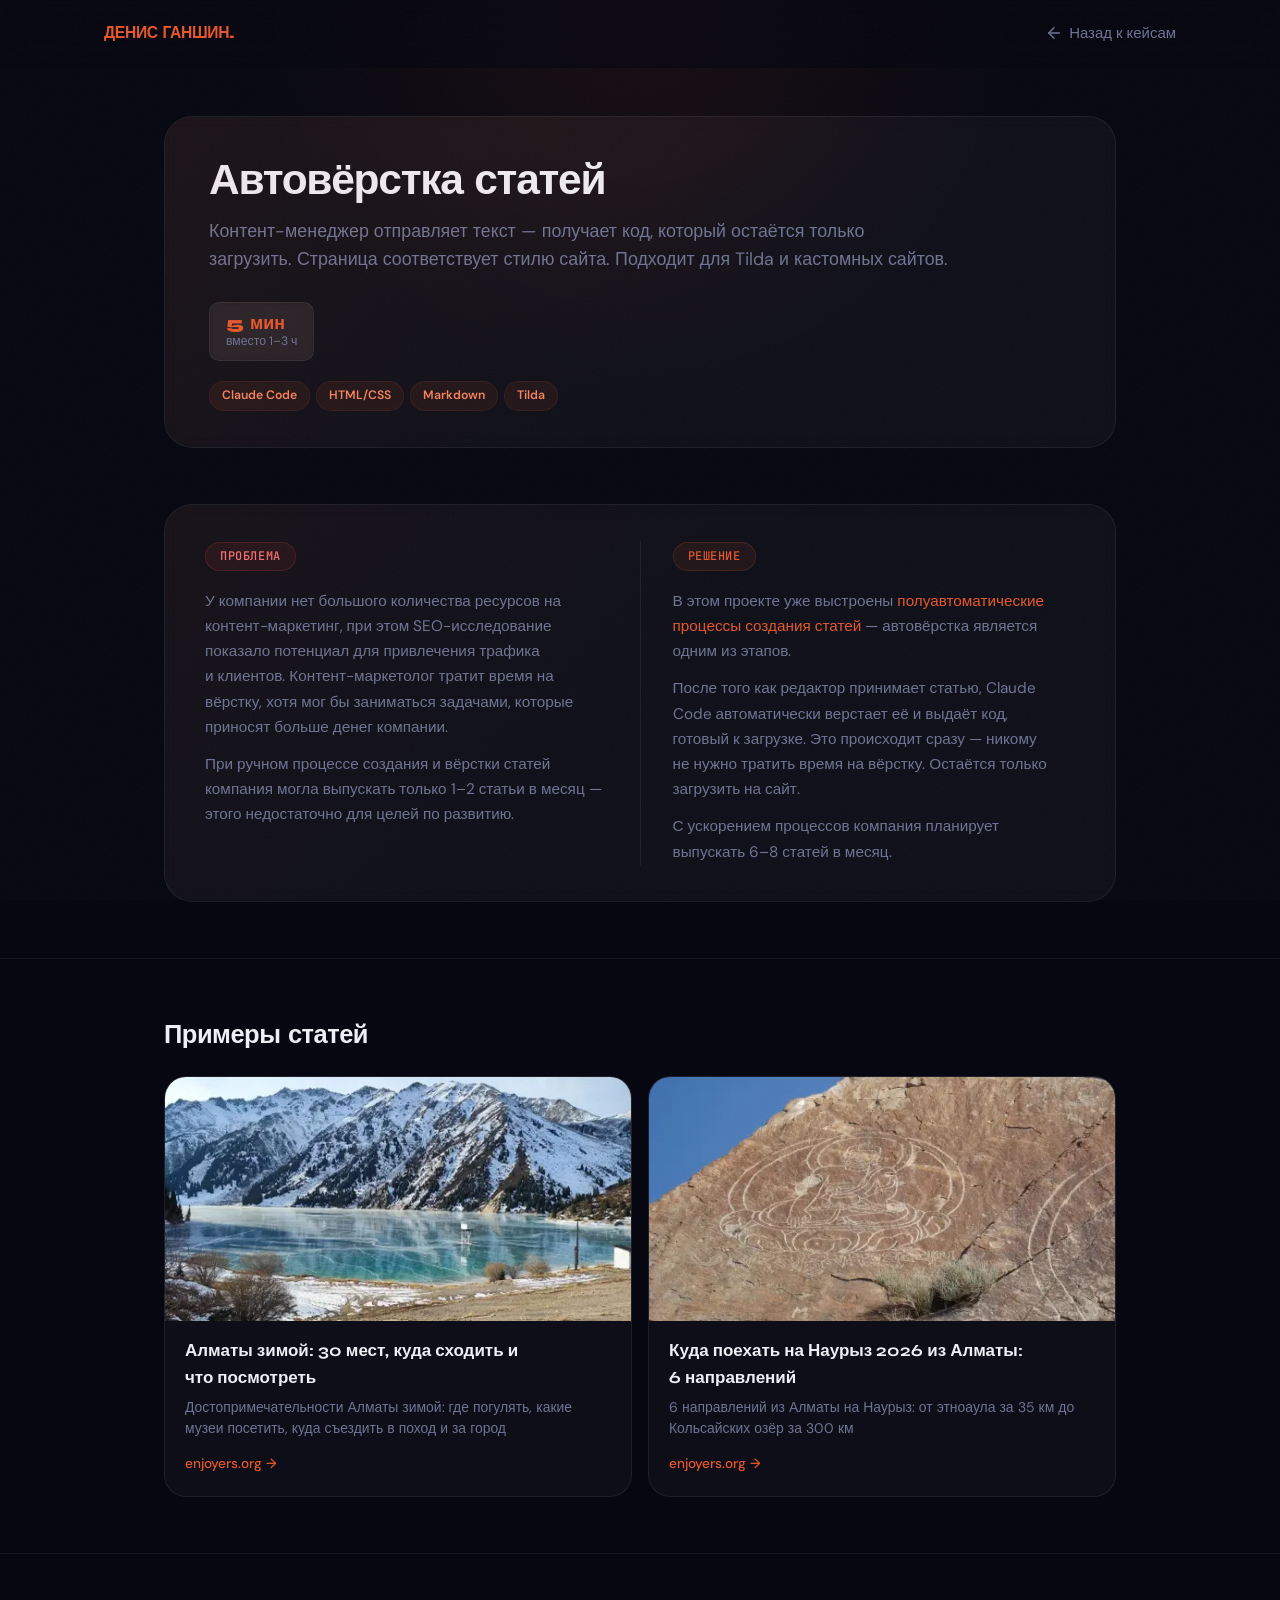
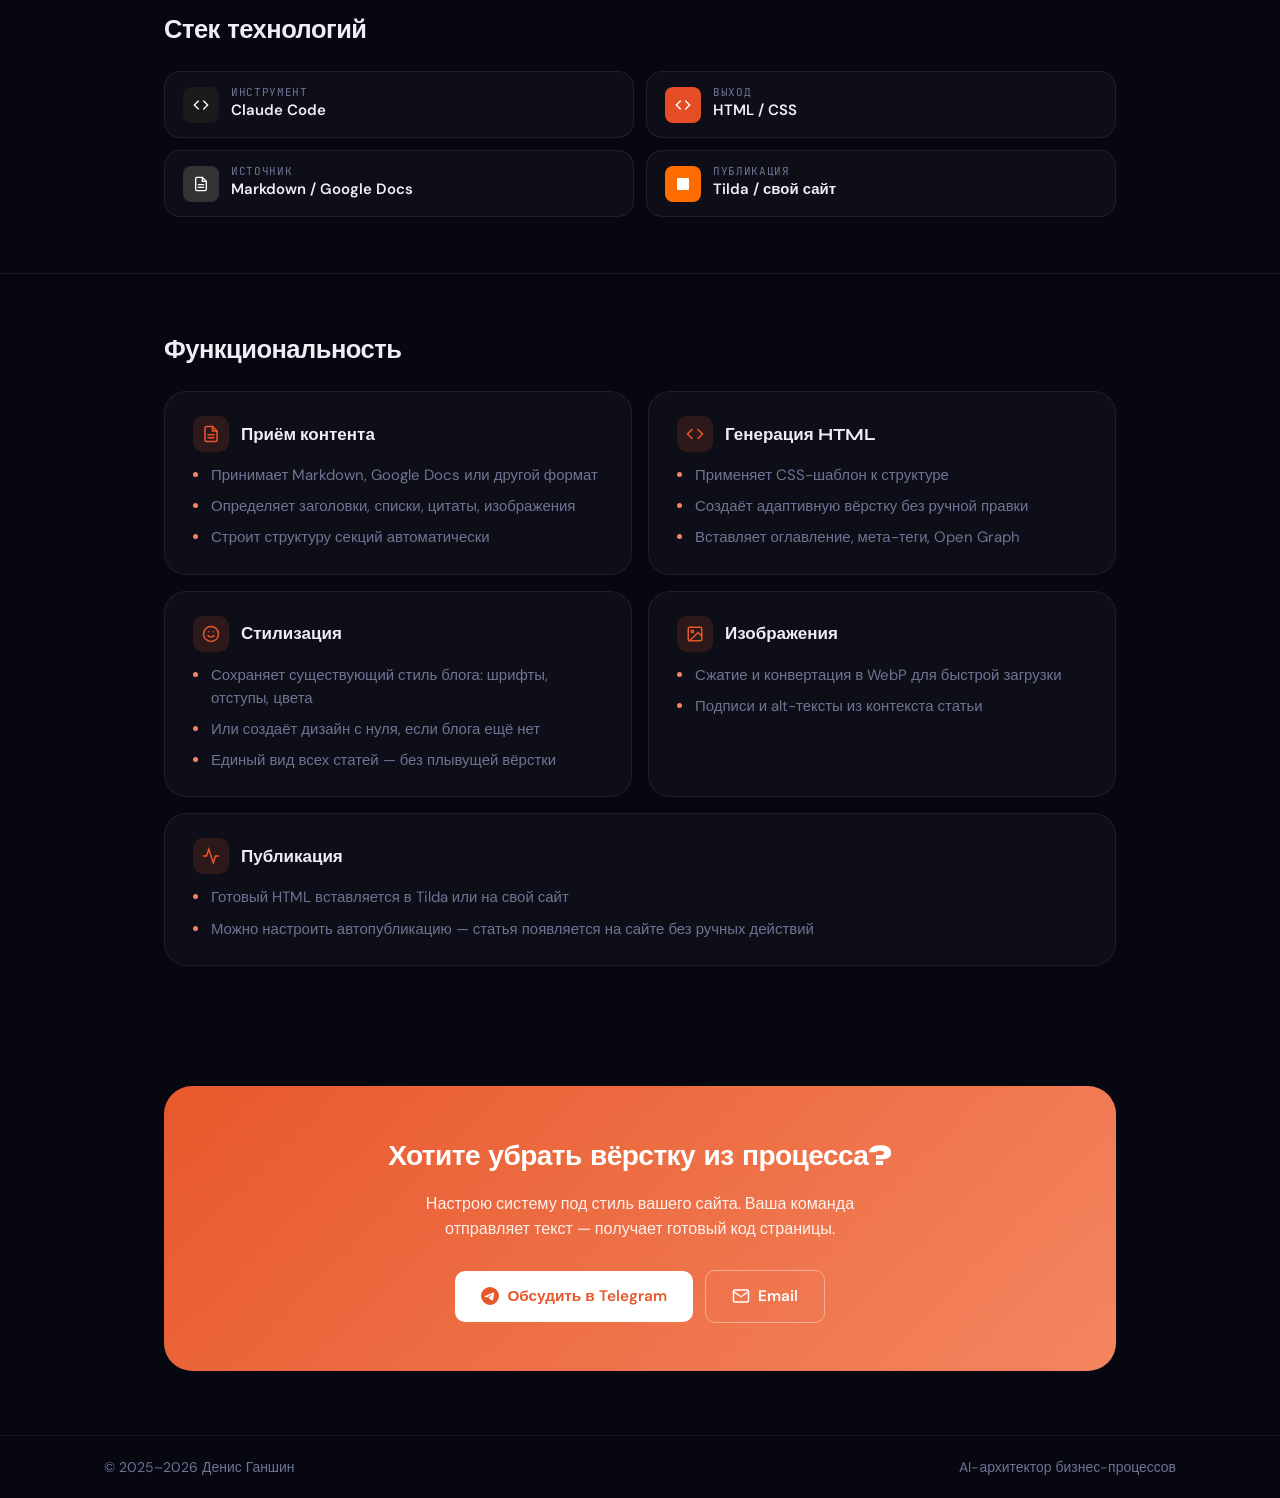
<file: cases/auto-layout.html>
﻿<!DOCTYPE html>
<html lang="ru">
<head>
  <meta charset="UTF-8">
  <meta name="viewport" content="width=device-width, initial-scale=1.0">
  <title>Автовёрстка статей — кейс | Денис Ганшин</title>
  <meta name="description" content="Автоматизация вёрстки статей: контент-менеджер отправляет текст — система возвращает готовую страницу в стиле сайта.">
  <meta property="og:title" content="Автовёрстка статей — кейс">
  <meta property="og:description" content="Автоматизация вёрстки статей: контент-менеджер отправляет текст — система возвращает готовую страницу в стиле сайта.">
  <meta property="og:type" content="article">
  <meta property="og:locale" content="ru_RU">
  <link rel="preconnect" href="https://fonts.googleapis.com">
  <link rel="preconnect" href="https://fonts.gstatic.com" crossorigin>
  <link href="https://fonts.googleapis.com/css2?family=Syne:wght@400;500;600;700;800&family=JetBrains+Mono:wght@400;500;600&family=DM+Sans:opsz,wght@9..40,400;9..40,500;9..40,600&display=swap" rel="stylesheet">
  <link rel="stylesheet" href="case.css?v=7">

</head>
<body>

  <!-- Header -->
  <header class="header" id="header">
    <div class="container header__inner">
      <a href="../index.html" class="header__logo">Денис Ганшин<span style="color:var(--accent)">.</span></a>
      <a href="../index.html#portfolio" class="header__back">
        <svg width="18" height="18" viewBox="0 0 24 24" fill="none" stroke="currentColor" stroke-width="2" stroke-linecap="round" stroke-linejoin="round"><path d="M19 12H5"/><polyline points="12 19 5 12 12 5"/></svg>
        Назад к кейсам
      </a>
    </div>
  </header>

  <main>

    <!-- 1. Hero: слева карточка, справа мокап -->
    <section class="case-hero">
      <div class="container container--narrow">
        <div class="case-hero__grid fade-up">
          <div class="case-hero__inner">
            <h1 class="case-hero__title">Автовёрстка статей</h1>
            <p class="case-hero__subtitle">Контент-менеджер отправляет текст — получает код, который остаётся только загрузить. Страница соответствует стилю сайта. Подходит для Tilda и кастомных сайтов.</p>
            <div class="case-hero__metrics">
              <div class="case-hero__metric">
                <span class="case-hero__metric-value">5 мин</span>
                <span class="case-hero__metric-label">вместо 1–3 ч</span>
              </div>
            </div>
            <div class="case-hero__tags">
              <span class="tag">Claude Code</span>
              <span class="tag">HTML/CSS</span>
              <span class="tag">Markdown</span>
              <span class="tag">Tilda</span>
            </div>
          </div></div>
      </div>
    </section>

    <!-- 2. Проблема + Решение -->
    <section class="case-section">
      <div class="container container--narrow">
        <div class="problem-solution fade-up">
          <div class="problem-solution__col">
            <span class="problem-solution__badge problem-solution__badge--problem">Проблема</span>
            <p class="problem-solution__text">У компании нет большого количества ресурсов на контент-маркетинг, при этом SEO-исследование показало потенциал для привлечения трафика и&nbsp;клиентов. Контент-маркетолог тратит время на вёрстку, хотя мог&nbsp;бы заниматься задачами, которые приносят больше денег компании.</p>
            <p class="problem-solution__text">При ручном процессе создания и вёрстки статей компания могла выпускать только 1–2 статьи в месяц — этого недостаточно для целей по&nbsp;развитию.</p>
          </div>
          <div class="problem-solution__divider"></div>
          <div class="problem-solution__col">
            <span class="problem-solution__badge problem-solution__badge--solution">Решение</span>
            <p class="problem-solution__text">В этом проекте уже выстроены <a href="seo-pipeline.html" style="color:var(--accent)">полуавтоматические процессы создания статей</a> — автовёрстка является одним из этапов.</p>
            <p class="problem-solution__text">После того как редактор принимает статью, Claude Code автоматически верстает её и выдаёт код, готовый к загрузке. Это происходит сразу — никому не нужно тратить время на вёрстку. Остаётся только загрузить на&nbsp;сайт.</p>
            <p class="problem-solution__text">С ускорением процессов компания планирует выпускать 6–8 статей в месяц.</p>
          </div>
        </div>
      </div>
    </section>

    <!-- Примеры статей -->
    <section class="case-section">
      <div class="container container--narrow">
        <h2 class="case-section__title fade-up">Примеры статей</h2>
        <div class="impl-blocks impl-blocks--grid" style="grid-template-columns:1fr 1fr;">
          <a href="https://enjoyers.org/almaty-zimoy" target="_blank" rel="noopener" class="impl-block fade-up" style="text-decoration:none;color:inherit;padding:0;overflow:hidden;">
            <img src="../img/og-almaty-zimoy.webp" alt="Алматы зимой" style="width:100%;aspect-ratio:504/264;object-fit:cover;display:block;" onerror="this.style.display='none'">
            <div style="padding:16px 20px 20px;">
              <h3 class="impl-block__title" style="margin-bottom:6px;">Алматы зимой: 30 мест, куда сходить и что&nbsp;посмотреть</h3>
              <p style="font-size:0.82rem;color:var(--text-secondary);line-height:1.5;margin-bottom:10px;">Достопримечательности Алматы зимой: где погулять, какие музеи посетить, куда съездить в поход и за&nbsp;город</p>
              <span style="font-size:0.8rem;color:var(--accent);font-weight:500;">enjoyers.org &rarr;</span>
            </div>
          </a>
          <a href="https://enjoyers.org/blog/nauryz-2026-almaty-guide" target="_blank" rel="noopener" class="impl-block fade-up" style="text-decoration:none;color:inherit;padding:0;overflow:hidden;">
            <img src="../img/og-nauryz-2026.webp" alt="Наурыз 2026" style="width:100%;aspect-ratio:504/264;object-fit:cover;display:block;" onerror="this.style.display='none'">
            <div style="padding:16px 20px 20px;">
              <h3 class="impl-block__title" style="margin-bottom:6px;">Куда поехать на Наурыз 2026 из&nbsp;Алматы: 6&nbsp;направлений</h3>
              <p style="font-size:0.82rem;color:var(--text-secondary);line-height:1.5;margin-bottom:10px;">6 направлений из Алматы на Наурыз: от этноаула за 35 км до Кольсайских озёр за 300&nbsp;км</p>
              <span style="font-size:0.8rem;color:var(--accent);font-weight:500;">enjoyers.org &rarr;</span>
            </div>
          </a>
        </div>
      </div>
    </section>

    <!-- 4. Стек технологий (перед функциональностью) -->
    <section class="case-section">
      <div class="container container--narrow">
        <h2 class="case-section__title fade-up">Стек технологий</h2>
        <div class="stack-detail">
          <div class="stack-detail__item fade-up">
            <div class="stack-detail__icon" style="background:#1a1a1a">
              <svg width="16" height="16" viewBox="0 0 24 24" fill="none" stroke="#fff" stroke-width="2" stroke-linecap="round"><polyline points="16 18 22 12 16 6"/><polyline points="8 6 2 12 8 18"/></svg>
            </div>
            <div class="stack-detail__info">
              <span class="stack-detail__label">Инструмент</span>
              <span class="stack-detail__name">Claude Code</span>
            </div>
          </div>
          <div class="stack-detail__item fade-up">
            <div class="stack-detail__icon" style="background:#e44d26">
              <svg width="16" height="16" viewBox="0 0 24 24" fill="none" stroke="#fff" stroke-width="2" stroke-linecap="round"><polyline points="16 18 22 12 16 6"/><polyline points="8 6 2 12 8 18"/></svg>
            </div>
            <div class="stack-detail__info">
              <span class="stack-detail__label">Выход</span>
              <span class="stack-detail__name">HTML / CSS</span>
            </div>
          </div>
          <div class="stack-detail__item fade-up">
            <div class="stack-detail__icon" style="background:#333333">
              <svg width="16" height="16" viewBox="0 0 24 24" fill="none" stroke="#fff" stroke-width="2" stroke-linecap="round"><path d="M14 2H6a2 2 0 0 0-2 2v16a2 2 0 0 0 2 2h12a2 2 0 0 0 2-2V8z"/><polyline points="14 2 14 8 20 8"/><line x1="16" y1="13" x2="8" y2="13"/><line x1="16" y1="17" x2="8" y2="17"/></svg>
            </div>
            <div class="stack-detail__info">
              <span class="stack-detail__label">Источник</span>
              <span class="stack-detail__name">Markdown / Google Docs</span>
            </div>
          </div>
          <div class="stack-detail__item fade-up">
            <div class="stack-detail__icon" style="background:#ff6d00">
              <svg width="16" height="16" viewBox="0 0 24 24" fill="#fff"><path d="M5 3h14a2 2 0 012 2v14a2 2 0 01-2 2H5a2 2 0 01-2-2V5a2 2 0 012-2z"/></svg>
            </div>
            <div class="stack-detail__info">
              <span class="stack-detail__label">Публикация</span>
              <span class="stack-detail__name">Tilda / свой сайт</span>
            </div>
          </div>
        </div>
      </div>
    </section>

    <!-- 5. Функциональность (2 колонки) -->
    <section class="case-section">
      <div class="container container--narrow">
        <h2 class="case-section__title fade-up">Функциональность</h2>
        <div class="impl-blocks impl-blocks--grid">

          <div class="impl-block fade-up">
            <div class="impl-block__header">
              <div class="impl-block__icon">
                <svg width="18" height="18" viewBox="0 0 24 24" fill="none" stroke="currentColor" stroke-width="2" stroke-linecap="round"><path d="M14 2H6a2 2 0 0 0-2 2v16a2 2 0 0 0 2 2h12a2 2 0 0 0 2-2V8z"/><polyline points="14 2 14 8 20 8"/><line x1="16" y1="13" x2="8" y2="13"/><line x1="16" y1="17" x2="8" y2="17"/></svg>
              </div>
              <h3 class="impl-block__title">Приём контента</h3>
            </div>
            <ul class="impl-block__list">
              <li>Принимает Markdown, Google Docs или другой формат</li>
              <li>Определяет заголовки, списки, цитаты, изображения</li>
              <li>Строит структуру секций автоматически</li>
            </ul>
          </div>

          <div class="impl-block fade-up">
            <div class="impl-block__header">
              <div class="impl-block__icon">
                <svg width="18" height="18" viewBox="0 0 24 24" fill="none" stroke="currentColor" stroke-width="2" stroke-linecap="round"><polyline points="16 18 22 12 16 6"/><polyline points="8 6 2 12 8 18"/></svg>
              </div>
              <h3 class="impl-block__title">Генерация HTML</h3>
            </div>
            <ul class="impl-block__list">
              <li>Применяет CSS-шаблон к структуре</li>
              <li>Создаёт адаптивную вёрстку без ручной правки</li>
              <li>Вставляет оглавление, мета-теги, Open Graph</li>
            </ul>
          </div>

          <div class="impl-block fade-up">
            <div class="impl-block__header">
              <div class="impl-block__icon">
                <svg width="18" height="18" viewBox="0 0 24 24" fill="none" stroke="currentColor" stroke-width="2" stroke-linecap="round"><circle cx="12" cy="12" r="10"/><path d="M8 14s1.5 2 4 2 4-2 4-2"/><line x1="9" y1="9" x2="9.01" y2="9"/><line x1="15" y1="9" x2="15.01" y2="9"/></svg>
              </div>
              <h3 class="impl-block__title">Стилизация</h3>
            </div>
            <ul class="impl-block__list">
              <li>Сохраняет существующий стиль блога: шрифты, отступы, цвета</li>
              <li>Или создаёт дизайн с нуля, если блога ещё нет</li>
              <li>Единый вид всех статей — без плывущей вёрстки</li>
            </ul>
          </div>

          <div class="impl-block fade-up">
            <div class="impl-block__header">
              <div class="impl-block__icon">
                <svg width="18" height="18" viewBox="0 0 24 24" fill="none" stroke="currentColor" stroke-width="2" stroke-linecap="round"><rect x="3" y="3" width="18" height="18" rx="2" ry="2"/><circle cx="8.5" cy="8.5" r="1.5"/><polyline points="21 15 16 10 5 21"/></svg>
              </div>
              <h3 class="impl-block__title">Изображения</h3>
            </div>
            <ul class="impl-block__list">
              <li>Сжатие и конвертация в WebP для быстрой загрузки</li>
              <li>Подписи и alt-тексты из контекста статьи</li>
            </ul>
          </div>

          <div class="impl-block impl-block--wide fade-up">
            <div class="impl-block__header">
              <div class="impl-block__icon">
                <svg width="18" height="18" viewBox="0 0 24 24" fill="none" stroke="currentColor" stroke-width="2" stroke-linecap="round"><path d="M22 12h-4l-3 9L9 3l-3 9H2"/></svg>
              </div>
              <h3 class="impl-block__title">Публикация</h3>
            </div>
            <ul class="impl-block__list">
              <li>Готовый HTML вставляется в Tilda или на свой сайт</li>
              <li>Можно настроить автопубликацию — статья появляется на сайте без ручных действий</li>
            </ul>
          </div>

        </div>
      </div>
    </section>

    <!-- 6. CTA -->
    <section class="case-cta">
      <div class="container container--narrow">
        <div class="case-cta__card fade-up">
          <h2 class="case-cta__title">Хотите убрать вёрстку из процесса?</h2>
          <p class="case-cta__text">Настрою систему под стиль вашего сайта. Ваша команда отправляет текст — получает готовый код страницы.</p>
          <div class="case-cta__buttons">
            <a href="https://t.me/Vachos" class="btn btn--white" target="_blank" rel="noopener">
              <svg width="18" height="18" viewBox="0 0 24 24" fill="currentColor"><path d="M11.944 0A12 12 0 0 0 0 12a12 12 0 0 0 12 12 12 12 0 0 0 12-12A12 12 0 0 0 12 0a12 12 0 0 0-.056 0zm4.962 7.224c.1-.002.321.023.465.14a.506.506 0 0 1 .171.325c.016.093.036.306.02.472-.18 1.898-.962 6.502-1.36 8.627-.168.9-.499 1.201-.82 1.23-.696.065-1.225-.46-1.9-.902-1.056-.693-1.653-1.124-2.678-1.8-1.185-.78-.417-1.21.258-1.91.177-.184 3.247-2.977 3.307-3.23.007-.032.014-.15-.056-.212s-.174-.041-.249-.024c-.106.024-1.793 1.14-5.061 3.345-.48.33-.913.49-1.302.48-.428-.008-1.252-.241-1.865-.44-.752-.245-1.349-.374-1.297-.789.027-.216.325-.437.893-.663 3.498-1.524 5.83-2.529 6.998-3.014 3.332-1.386 4.025-1.627 4.476-1.635z"/></svg>
              Обсудить в Telegram
            </a>
            <a href="mailto:denis.ganshin@enjoyers.org" class="btn btn--white-outline">
              <svg width="18" height="18" viewBox="0 0 24 24" fill="none" stroke="currentColor" stroke-width="2" stroke-linecap="round" stroke-linejoin="round"><path d="M4 4h16c1.1 0 2 .9 2 2v12c0 1.1-.9 2-2 2H4c-1.1 0-2-.9-2-2V6c0-1.1.9-2 2-2z"/><polyline points="22 6 12 13 2 6"/></svg>
              Email
            </a>
          </div>
        </div>
      </div>
    </section>

  </main>

  <!-- Footer -->
  <footer class="footer">
    <div class="container footer__inner">
      <span class="footer__copy">&copy; 2025–2026 Денис Ганшин</span>
      <span class="footer__role">AI-архитектор бизнес-процессов</span>
    </div>
  </footer>
<script src="case-script.js"></script>

<script src="lightbox.js"></script>
<script src="gallery-nav.js"></script>
</body>
</html>
</file>
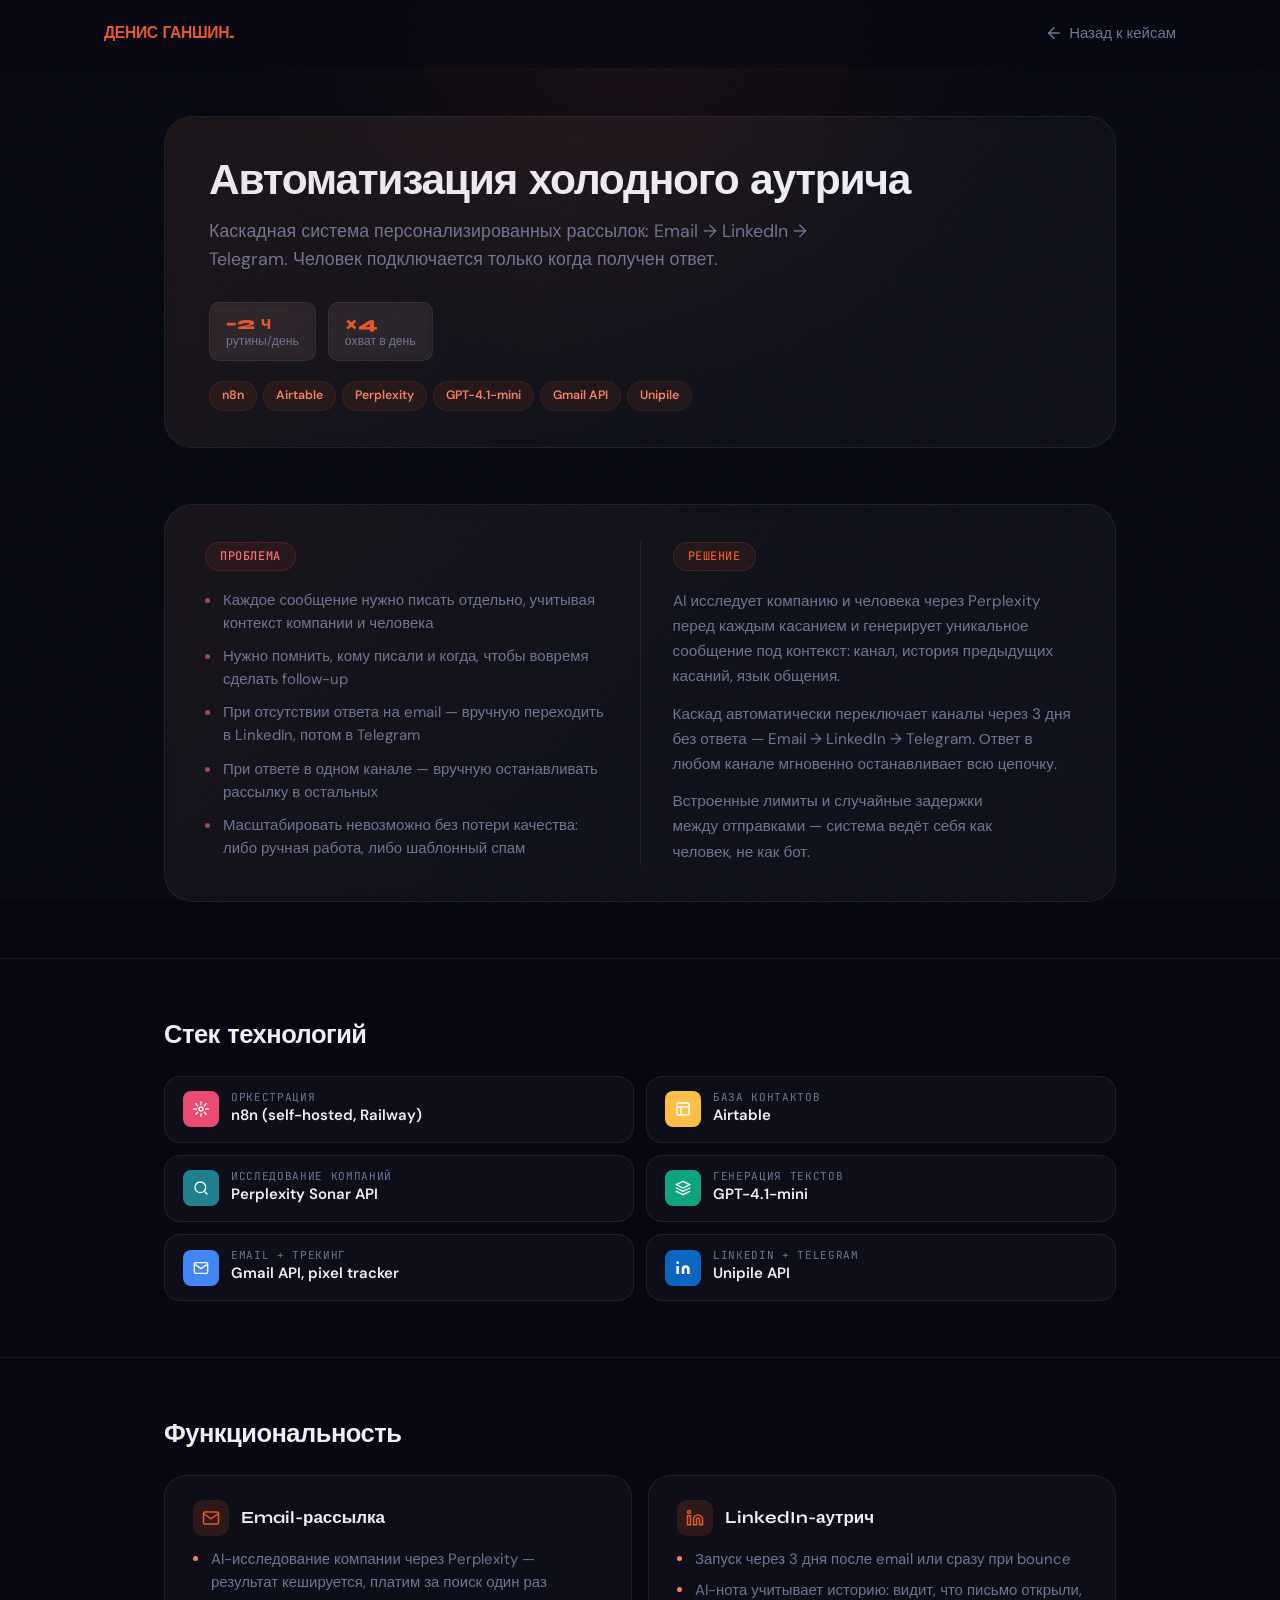
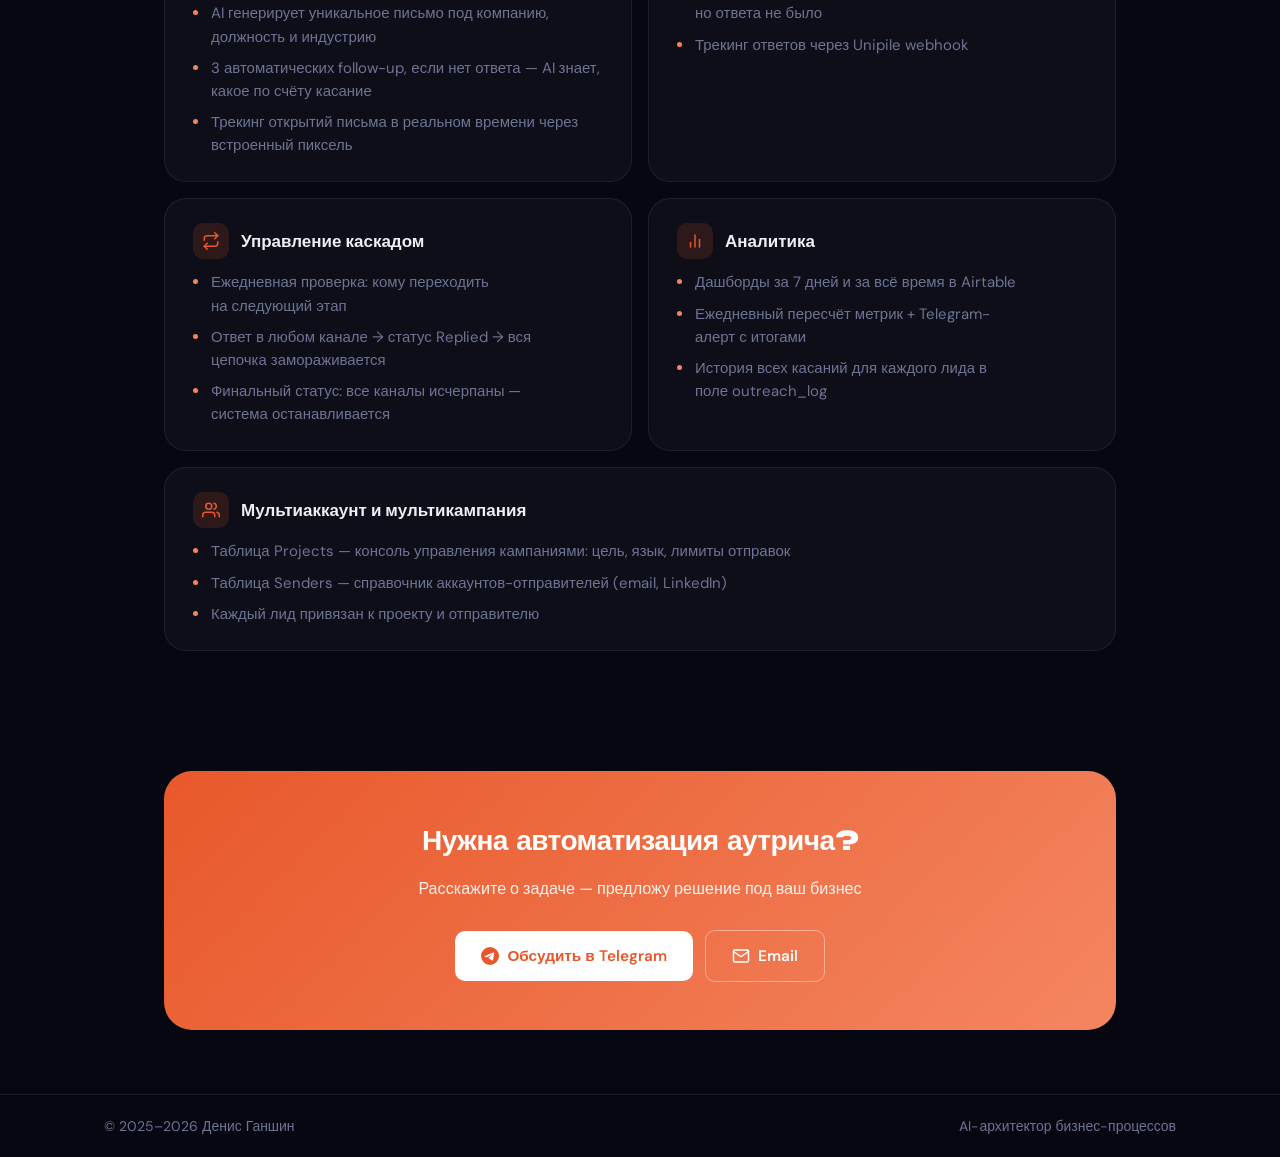
<file: cases/cold-outreach.html>
﻿<!DOCTYPE html>
<html lang="ru">
<head>
  <meta charset="UTF-8">
  <meta name="viewport" content="width=device-width, initial-scale=1.0">
  <title>Автоматизация холодного аутрича — кейс | Денис Ганшин</title>
  <meta name="description" content="Каскадная система персонализированных рассылок: Email → LinkedIn → Telegram. AI исследует компанию, пишет уникальное сообщение, переключает каналы автоматически.">
  <meta property="og:title" content="Автоматизация холодного аутрича — кейс">
  <meta property="og:description" content="AI-каскад: Email → LinkedIn → Telegram. Персонализация каждого сообщения, автоматические follow-up, трекинг ответов.">
  <meta property="og:type" content="article">
  <meta property="og:locale" content="ru_RU">
  <link rel="preconnect" href="https://fonts.googleapis.com">
  <link rel="preconnect" href="https://fonts.gstatic.com" crossorigin>
  <link href="https://fonts.googleapis.com/css2?family=Syne:wght@400;500;600;700;800&family=JetBrains+Mono:wght@400;500;600&family=DM+Sans:opsz,wght@9..40,400;9..40,500;9..40,600&display=swap" rel="stylesheet">
  <link rel="stylesheet" href="case.css?v=7">

</head>
<body>

  <!-- Header -->
  <header class="header" id="header">
    <div class="container header__inner">
      <a href="../index.html" class="header__logo">Денис Ганшин<span style="color:var(--accent)">.</span></a>
      <a href="../index.html#portfolio" class="header__back">
        <svg width="18" height="18" viewBox="0 0 24 24" fill="none" stroke="currentColor" stroke-width="2" stroke-linecap="round" stroke-linejoin="round"><path d="M19 12H5"/><polyline points="12 19 5 12 12 5"/></svg>
        Назад к кейсам
      </a>
    </div>
  </header>

  <main>

    <!-- 1. Hero -->
    <section class="case-hero">
      <div class="container container--narrow">
        <div class="case-hero__grid fade-up">
          <div class="case-hero__inner">
            <h1 class="case-hero__title">Автоматизация холодного&nbsp;аутрича</h1>
            <p class="case-hero__subtitle">Каскадная система персонализированных рассылок: Email&nbsp;→ LinkedIn&nbsp;→ Telegram. Человек подключается только когда получен&nbsp;ответ.</p>
            <div class="case-hero__metrics">
              <div class="case-hero__metric">
                <span class="case-hero__metric-value">−2 ч</span>
                <span class="case-hero__metric-label">рутины/день</span>
              </div>
              <div class="case-hero__metric">
                <span class="case-hero__metric-value">×4</span>
                <span class="case-hero__metric-label">охват в день</span>
              </div>
            </div>
            <div class="case-hero__tags">
              <span class="tag">n8n</span>
              <span class="tag">Airtable</span>
              <span class="tag">Perplexity</span>
              <span class="tag">GPT-4.1-mini</span>
              <span class="tag">Gmail API</span>
              <span class="tag">Unipile</span>
            </div>
          </div></div>
      </div>
    </section>

    <!-- 2. Проблема + Решение -->
    <section class="case-section">
      <div class="container container--narrow">
        <div class="problem-solution fade-up">
          <div class="problem-solution__col">
            <span class="problem-solution__badge problem-solution__badge--problem">Проблема</span>
            <ul class="problem-bullets">
              <li>Каждое сообщение нужно писать отдельно, учитывая контекст компании и&nbsp;человека</li>
              <li>Нужно помнить, кому писали и когда, чтобы вовремя сделать&nbsp;follow-up</li>
              <li>При отсутствии ответа на email — вручную переходить в LinkedIn, потом в&nbsp;Telegram</li>
              <li>При ответе в одном канале — вручную останавливать рассылку в&nbsp;остальных</li>
              <li>Масштабировать невозможно без потери качества: либо ручная работа, либо шаблонный&nbsp;спам</li>
            </ul>
          </div>
          <div class="problem-solution__divider"></div>
          <div class="problem-solution__col">
            <span class="problem-solution__badge problem-solution__badge--solution">Решение</span>
            <p class="problem-solution__text">AI исследует компанию и человека через Perplexity перед каждым касанием и генерирует уникальное сообщение под контекст: канал, история предыдущих касаний, язык&nbsp;общения.</p>
            <p class="problem-solution__text">Каскад автоматически переключает каналы через 3 дня без ответа — Email → LinkedIn → Telegram. Ответ в любом канале мгновенно останавливает всю&nbsp;цепочку.</p>
            <p class="problem-solution__text">Встроенные лимиты и случайные задержки между отправками — система ведёт себя как человек, не&nbsp;как&nbsp;бот.</p>
          </div>
        </div>
      </div>
    </section>

    <!-- 3. Стек технологий -->
    <section class="case-section">
      <div class="container container--narrow">
        <h2 class="case-section__title fade-up">Стек технологий</h2>
        <div class="stack-detail">
          <div class="stack-detail__item fade-up">
            <div class="stack-detail__icon" style="background:#EA4B71">
              <svg width="16" height="16" viewBox="0 0 24 24" fill="none" stroke="#fff" stroke-width="2" stroke-linecap="round"><circle cx="12" cy="12" r="3"/><path d="M12 1v4M12 19v4M4.22 4.22l2.83 2.83M16.95 16.95l2.83 2.83M1 12h4M19 12h4M4.22 19.78l2.83-2.83M16.95 7.05l2.83-2.83"/></svg>
            </div>
            <div class="stack-detail__info">
              <span class="stack-detail__label">Оркестрация</span>
              <span class="stack-detail__name">n8n (self-hosted, Railway)</span>
            </div>
          </div>
          <div class="stack-detail__item fade-up">
            <div class="stack-detail__icon" style="background:#FCBF49">
              <svg width="16" height="16" viewBox="0 0 24 24" fill="none" stroke="#fff" stroke-width="2" stroke-linecap="round"><rect x="3" y="3" width="18" height="18" rx="2"/><path d="M3 9h18"/><path d="M9 21V9"/></svg>
            </div>
            <div class="stack-detail__info">
              <span class="stack-detail__label">База контактов</span>
              <span class="stack-detail__name">Airtable</span>
            </div>
          </div>
          <div class="stack-detail__item fade-up">
            <div class="stack-detail__icon" style="background:#20808D">
              <svg width="16" height="16" viewBox="0 0 24 24" fill="none" stroke="#fff" stroke-width="2" stroke-linecap="round"><circle cx="11" cy="11" r="8"/><path d="M21 21l-4.35-4.35"/></svg>
            </div>
            <div class="stack-detail__info">
              <span class="stack-detail__label">Исследование компаний</span>
              <span class="stack-detail__name">Perplexity Sonar API</span>
            </div>
          </div>
          <div class="stack-detail__item fade-up">
            <div class="stack-detail__icon" style="background:#10a37f">
              <svg width="16" height="16" viewBox="0 0 24 24" fill="none" stroke="#fff" stroke-width="2" stroke-linecap="round"><path d="M12 2L2 7l10 5 10-5-10-5z"/><path d="M2 17l10 5 10-5"/><path d="M2 12l10 5 10-5"/></svg>
            </div>
            <div class="stack-detail__info">
              <span class="stack-detail__label">Генерация текстов</span>
              <span class="stack-detail__name">GPT-4.1-mini</span>
            </div>
          </div>
          <div class="stack-detail__item fade-up">
            <div class="stack-detail__icon" style="background:#4285F4">
              <svg width="16" height="16" viewBox="0 0 24 24" fill="none" stroke="#fff" stroke-width="2" stroke-linecap="round"><path d="M4 4h16c1.1 0 2 .9 2 2v12c0 1.1-.9 2-2 2H4c-1.1 0-2-.9-2-2V6c0-1.1.9-2 2-2z"/><polyline points="22 6 12 13 2 6"/></svg>
            </div>
            <div class="stack-detail__info">
              <span class="stack-detail__label">Email + трекинг</span>
              <span class="stack-detail__name">Gmail API, pixel tracker</span>
            </div>
          </div>
          <div class="stack-detail__item fade-up">
            <div class="stack-detail__icon" style="background:#0A66C2">
              <svg width="16" height="16" viewBox="0 0 24 24" fill="#fff"><path d="M16 8a6 6 0 0 1 6 6v7h-4v-7a2 2 0 0 0-2-2 2 2 0 0 0-2 2v7h-4v-7a6 6 0 0 1 6-6z"/><rect x="2" y="9" width="4" height="12"/><circle cx="4" cy="4" r="2"/></svg>
            </div>
            <div class="stack-detail__info">
              <span class="stack-detail__label">LinkedIn + Telegram</span>
              <span class="stack-detail__name">Unipile API</span>
            </div>
          </div>
        </div>
      </div>
    </section>

    <!-- 4. Функциональность -->
    <section class="case-section">
      <div class="container container--narrow">
        <h2 class="case-section__title fade-up">Функциональность</h2>
        <div class="impl-blocks impl-blocks--grid">

          <div class="impl-block fade-up">
            <div class="impl-block__header">
              <div class="impl-block__icon">
                <svg width="18" height="18" viewBox="0 0 24 24" fill="none" stroke="currentColor" stroke-width="2" stroke-linecap="round"><path d="M4 4h16c1.1 0 2 .9 2 2v12c0 1.1-.9 2-2 2H4c-1.1 0-2-.9-2-2V6c0-1.1.9-2 2-2z"/><polyline points="22 6 12 13 2 6"/></svg>
              </div>
              <h3 class="impl-block__title">Email-рассылка</h3>
            </div>
            <ul class="impl-block__list">
              <li>AI-исследование компании через Perplexity — результат кешируется, платим за поиск&nbsp;один&nbsp;раз</li>
              <li>AI генерирует уникальное письмо под компанию, должность и&nbsp;индустрию</li>
              <li>3 автоматических follow-up, если нет ответа — AI знает, какое по счёту&nbsp;касание</li>
              <li>Трекинг открытий письма в реальном времени через встроенный&nbsp;пиксель</li>
            </ul>
          </div>

          <div class="impl-block fade-up">
            <div class="impl-block__header">
              <div class="impl-block__icon">
                <svg width="18" height="18" viewBox="0 0 24 24" fill="none" stroke="currentColor" stroke-width="2" stroke-linecap="round"><path d="M16 8a6 6 0 0 1 6 6v7h-4v-7a2 2 0 0 0-2-2 2 2 0 0 0-2 2v7h-4v-7a6 6 0 0 1 6-6z"/><rect x="2" y="9" width="4" height="12"/><circle cx="4" cy="4" r="2"/></svg>
              </div>
              <h3 class="impl-block__title">LinkedIn-аутрич</h3>
            </div>
            <ul class="impl-block__list">
              <li>Запуск через 3 дня после email или сразу при&nbsp;bounce</li>
              <li>AI-нота учитывает историю: видит, что письмо открыли, но ответа&nbsp;не&nbsp;было</li>
              <li>Трекинг ответов через Unipile&nbsp;webhook</li>
            </ul>
          </div>

          <div class="impl-block fade-up">
            <div class="impl-block__header">
              <div class="impl-block__icon">
                <svg width="18" height="18" viewBox="0 0 24 24" fill="none" stroke="currentColor" stroke-width="2" stroke-linecap="round"><polyline points="17 1 21 5 17 9"/><path d="M3 11V9a4 4 0 0 1 4-4h14"/><polyline points="7 23 3 19 7 15"/><path d="M21 13v2a4 4 0 0 1-4 4H3"/></svg>
              </div>
              <h3 class="impl-block__title">Управление каскадом</h3>
            </div>
            <ul class="impl-block__list">
              <li>Ежедневная проверка: кому переходить на следующий&nbsp;этап</li>
              <li>Ответ в любом канале → статус Replied → вся цепочка&nbsp;замораживается</li>
              <li>Финальный статус: все каналы исчерпаны — система&nbsp;останавливается</li>
            </ul>
          </div>

          <div class="impl-block fade-up">
            <div class="impl-block__header">
              <div class="impl-block__icon">
                <svg width="18" height="18" viewBox="0 0 24 24" fill="none" stroke="currentColor" stroke-width="2" stroke-linecap="round"><path d="M18 20V10"/><path d="M12 20V4"/><path d="M6 20v-6"/></svg>
              </div>
              <h3 class="impl-block__title">Аналитика</h3>
            </div>
            <ul class="impl-block__list">
              <li>Дашборды за 7 дней и за всё время в&nbsp;Airtable</li>
              <li>Ежедневный пересчёт метрик + Telegram-алерт с&nbsp;итогами</li>
              <li>История всех касаний для каждого лида в поле&nbsp;outreach_log</li>
            </ul>
          </div>

          <div class="impl-block impl-block--wide fade-up">
            <div class="impl-block__header">
              <div class="impl-block__icon">
                <svg width="18" height="18" viewBox="0 0 24 24" fill="none" stroke="currentColor" stroke-width="2" stroke-linecap="round"><path d="M17 21v-2a4 4 0 0 0-4-4H5a4 4 0 0 0-4 4v2"/><circle cx="9" cy="7" r="4"/><path d="M23 21v-2a4 4 0 0 0-3-3.87"/><path d="M16 3.13a4 4 0 0 1 0 7.75"/></svg>
              </div>
              <h3 class="impl-block__title">Мультиаккаунт и мультикампания</h3>
            </div>
            <ul class="impl-block__list">
              <li>Таблица Projects — консоль управления кампаниями: цель, язык, лимиты&nbsp;отправок</li>
              <li>Таблица Senders — справочник аккаунтов-отправителей (email,&nbsp;LinkedIn)</li>
              <li>Каждый лид привязан к проекту и&nbsp;отправителю</li>
            </ul>
          </div>

        </div>
      </div>
    </section>

    <!-- 5. CTA -->
    <section class="case-cta">
      <div class="container container--narrow">
        <div class="case-cta__card fade-up">
          <h2 class="case-cta__title">Нужна автоматизация аутрича?</h2>
          <p class="case-cta__text">Расскажите о задаче — предложу решение под ваш&nbsp;бизнес</p>
          <div class="case-cta__buttons">
            <a href="https://t.me/Vachos" class="btn btn--white" target="_blank" rel="noopener">
              <svg width="18" height="18" viewBox="0 0 24 24" fill="currentColor"><path d="M11.944 0A12 12 0 0 0 0 12a12 12 0 0 0 12 12 12 12 0 0 0 12-12A12 12 0 0 0 12 0a12 12 0 0 0-.056 0zm4.962 7.224c.1-.002.321.023.465.14a.506.506 0 0 1 .171.325c.016.093.036.306.02.472-.18 1.898-.962 6.502-1.36 8.627-.168.9-.499 1.201-.82 1.23-.696.065-1.225-.46-1.9-.902-1.056-.693-1.653-1.124-2.678-1.8-1.185-.78-.417-1.21.258-1.91.177-.184 3.247-2.977 3.307-3.23.007-.032.014-.15-.056-.212s-.174-.041-.249-.024c-.106.024-1.793 1.14-5.061 3.345-.48.33-.913.49-1.302.48-.428-.008-1.252-.241-1.865-.44-.752-.245-1.349-.374-1.297-.789.027-.216.325-.437.893-.663 3.498-1.524 5.83-2.529 6.998-3.014 3.332-1.386 4.025-1.627 4.476-1.635z"/></svg>
              Обсудить в Telegram
            </a>
            <a href="mailto:denis.ganshin@enjoyers.org" class="btn btn--white-outline">
              <svg width="18" height="18" viewBox="0 0 24 24" fill="none" stroke="currentColor" stroke-width="2" stroke-linecap="round" stroke-linejoin="round"><path d="M4 4h16c1.1 0 2 .9 2 2v12c0 1.1-.9 2-2 2H4c-1.1 0-2-.9-2-2V6c0-1.1.9-2 2-2z"/><polyline points="22 6 12 13 2 6"/></svg>
              Email
            </a>
          </div>
        </div>
      </div>
    </section>

  </main>

  <!-- Footer -->
  <footer class="footer">
    <div class="container footer__inner">
      <span class="footer__copy">&copy; 2025–2026 Денис Ганшин</span>
      <span class="footer__role">AI-архитектор бизнес-процессов</span>
    </div>
  </footer>
<script src="case-script.js"></script>

<script src="lightbox.js"></script>
</body>
</html>
</file>
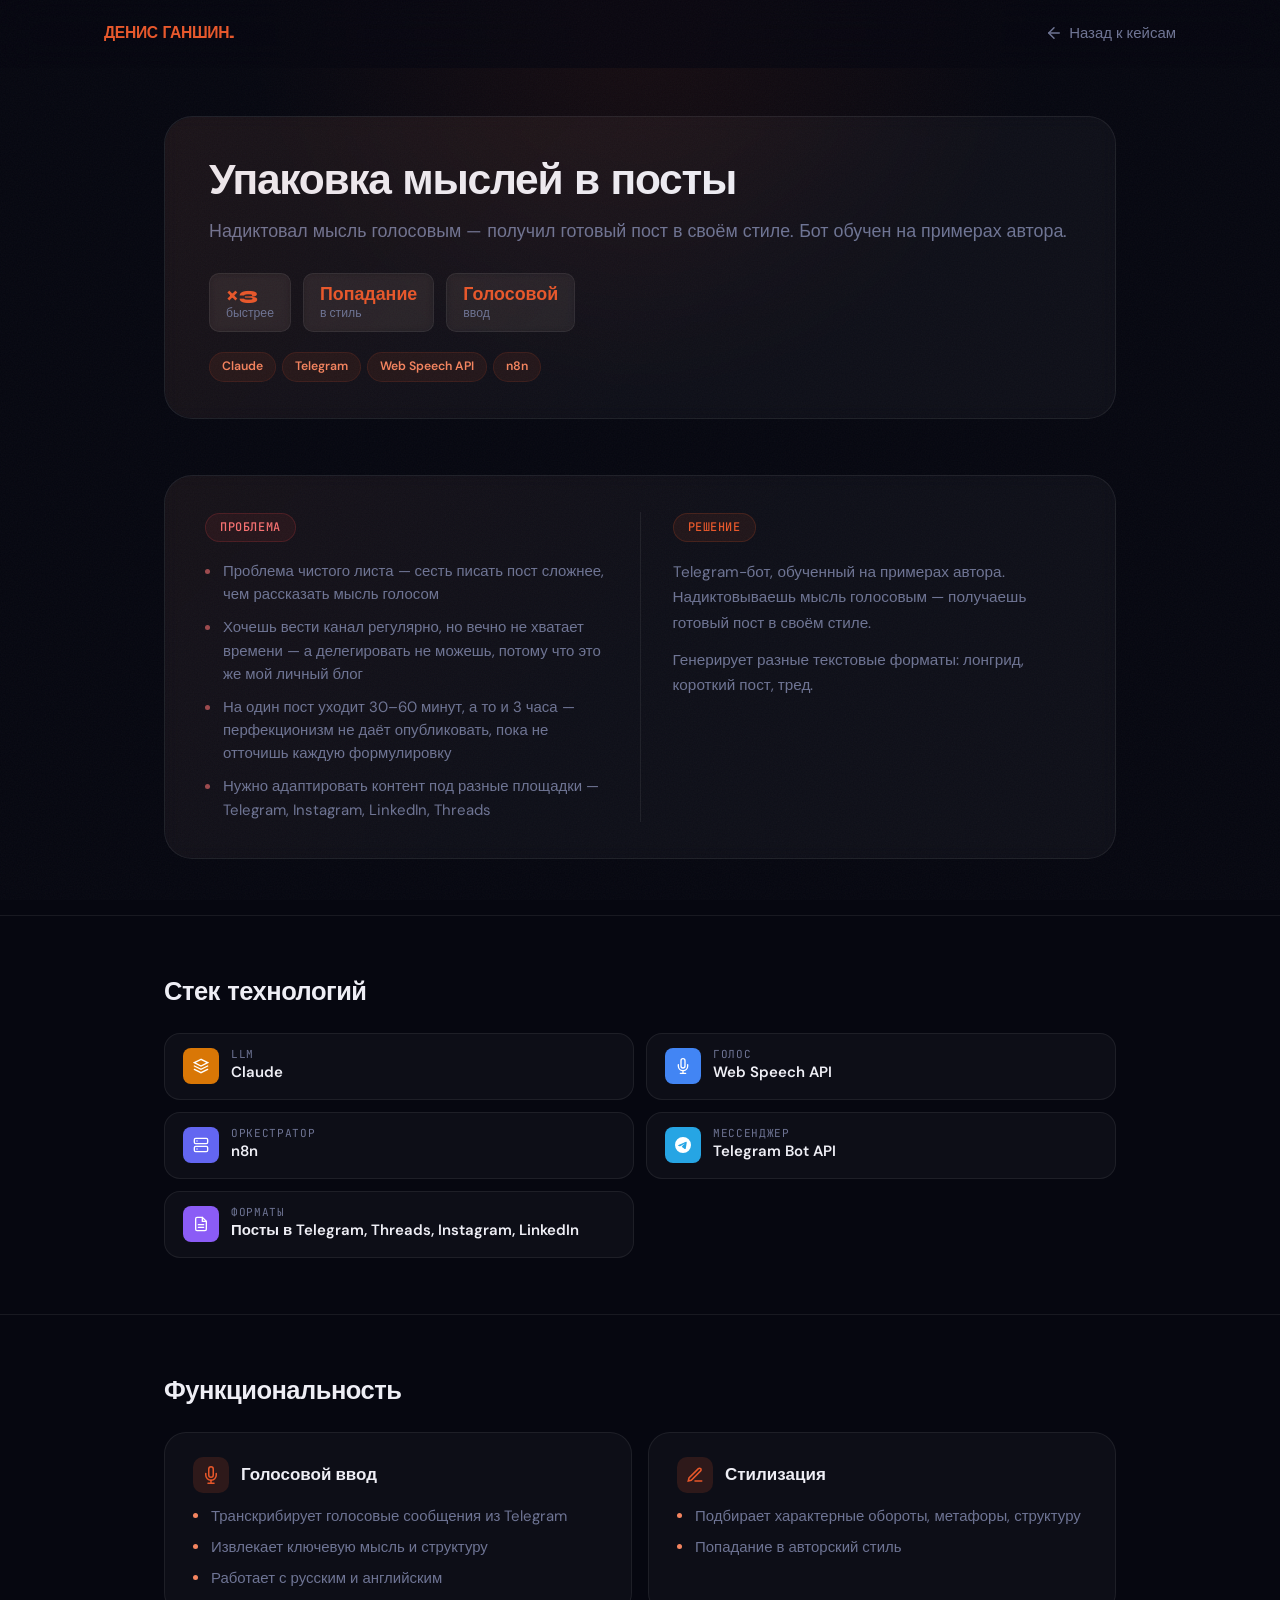
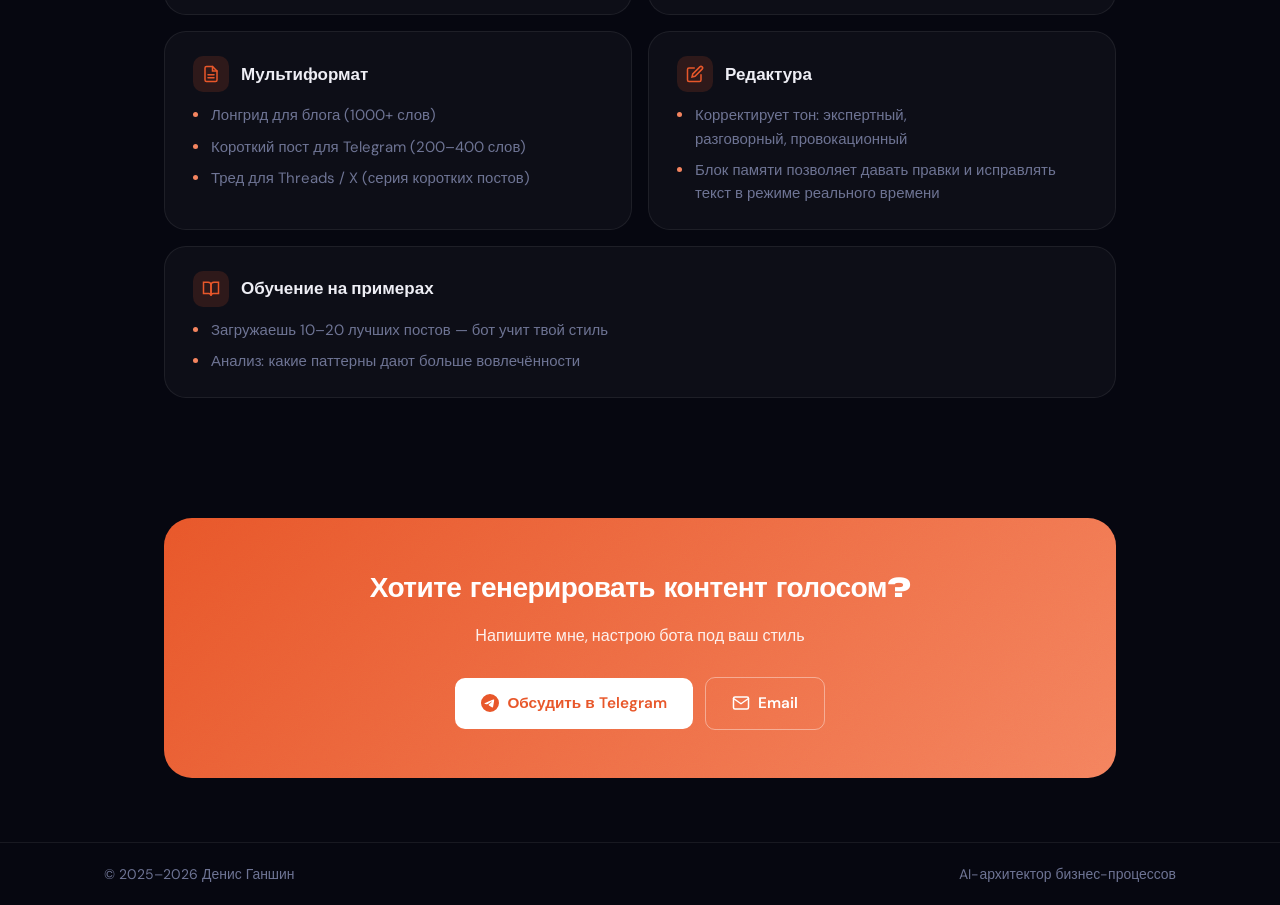
<file: cases/content-generator.html>
﻿<!DOCTYPE html>
<html lang="ru">
<head>
  <meta charset="UTF-8">
  <meta name="viewport" content="width=device-width, initial-scale=1.0">
  <title>AI-генератор контента для соцсетей — кейс | Денис Ганшин</title>
  <meta name="description" content="Telegram-бот для создания постов: голос → текст в стиле автора. Обучен на примерах, попадание в стиль.">
  <meta property="og:title" content="AI-генератор контента для соцсетей — кейс">
  <meta property="og:description" content="Telegram-бот для создания постов: голос → текст в стиле автора. Обучен на примерах, попадание в стиль.">
  <meta property="og:type" content="article">
  <meta property="og:locale" content="ru_RU">
  <link rel="preconnect" href="https://fonts.googleapis.com">
  <link rel="preconnect" href="https://fonts.gstatic.com" crossorigin>
  <link href="https://fonts.googleapis.com/css2?family=Syne:wght@400;500;600;700;800&family=JetBrains+Mono:wght@400;500;600&family=DM+Sans:opsz,wght@9..40,400;9..40,500;9..40,600&display=swap" rel="stylesheet">
  <link rel="stylesheet" href="case.css?v=7">

</head>
<body>

  <!-- Header -->
  <header class="header" id="header">
    <div class="container header__inner">
      <a href="../index.html" class="header__logo">Денис Ганшин<span style="color:var(--accent)">.</span></a>
      <a href="../index.html#portfolio" class="header__back">
        <svg width="18" height="18" viewBox="0 0 24 24" fill="none" stroke="currentColor" stroke-width="2" stroke-linecap="round" stroke-linejoin="round"><path d="M19 12H5"/><polyline points="12 19 5 12 12 5"/></svg>
        Назад к кейсам
      </a>
    </div>
  </header>

  <main>

    <!-- 1. Hero: слева карточка, справа мокап -->
    <section class="case-hero">
      <div class="container container--narrow">
        <div class="case-hero__grid fade-up">
          <div class="case-hero__inner">
            <h1 class="case-hero__title">Упаковка мыслей в посты</h1>
            <p class="case-hero__subtitle">Надиктовал мысль голосовым — получил готовый пост в своём стиле. Бот обучен на примерах автора.</p>
            <div class="case-hero__metrics">
              <div class="case-hero__metric">
                <span class="case-hero__metric-value">×3</span>
                <span class="case-hero__metric-label">быстрее</span>
              </div>
              <div class="case-hero__metric">
                <span class="case-hero__metric-value">Попадание</span>
                <span class="case-hero__metric-label">в стиль</span>
              </div>
              <div class="case-hero__metric">
                <span class="case-hero__metric-value">Голосовой</span>
                <span class="case-hero__metric-label">ввод</span>
              </div>
            </div>
            <div class="case-hero__tags">
              <span class="tag">Claude</span>
              <span class="tag">Telegram</span>
              <span class="tag">Web Speech API</span>
              <span class="tag">n8n</span>
            </div>
          </div></div>
      </div>
    </section>

    <!-- 2. Проблема + Решение -->
    <section class="case-section">
      <div class="container container--narrow">
        <div class="problem-solution fade-up">
          <div class="problem-solution__col">
            <span class="problem-solution__badge problem-solution__badge--problem">Проблема</span>
            <ul class="problem-bullets">
              <li>Проблема чистого листа — сесть писать пост сложнее, чем рассказать мысль голосом</li>
              <li>Хочешь вести канал регулярно, но вечно не хватает времени — а делегировать не можешь, потому что это же мой личный блог</li>
              <li>На один пост уходит 30–60 минут, а то и 3 часа — перфекционизм не даёт опубликовать, пока не отточишь каждую формулировку</li>
              <li>Нужно адаптировать контент под разные площадки — Telegram, Instagram, LinkedIn, Threads</li>
            </ul>
          </div>
          <div class="problem-solution__divider"></div>
          <div class="problem-solution__col">
            <span class="problem-solution__badge problem-solution__badge--solution">Решение</span>
            <p class="problem-solution__text">Telegram-бот, обученный на примерах автора. Надиктовываешь мысль голосовым — получаешь готовый пост в своём стиле.</p>
            <p class="problem-solution__text">Генерирует разные текстовые форматы: лонгрид, короткий пост, тред.</p>
          </div>
        </div>
      </div>
    </section>

    <!-- 4. Стек технологий (перед функциональностью) -->
    <section class="case-section">
      <div class="container container--narrow">
        <h2 class="case-section__title fade-up">Стек технологий</h2>
        <div class="stack-detail">
          <div class="stack-detail__item fade-up">
            <div class="stack-detail__icon" style="background:#d97706">
              <svg width="16" height="16" viewBox="0 0 24 24" fill="none" stroke="#fff" stroke-width="2" stroke-linecap="round"><path d="M12 2L2 7l10 5 10-5-10-5z"/><path d="M2 17l10 5 10-5"/><path d="M2 12l10 5 10-5"/></svg>
            </div>
            <div class="stack-detail__info">
              <span class="stack-detail__label">LLM</span>
              <span class="stack-detail__name">Claude</span>
            </div>
          </div>
          <div class="stack-detail__item fade-up">
            <div class="stack-detail__icon" style="background:#4285f4">
              <svg width="16" height="16" viewBox="0 0 24 24" fill="none" stroke="#fff" stroke-width="2" stroke-linecap="round"><path d="M12 1a3 3 0 0 0-3 3v8a3 3 0 0 0 6 0V4a3 3 0 0 0-3-3z"/><path d="M19 10v2a7 7 0 0 1-14 0v-2"/><line x1="12" y1="19" x2="12" y2="23"/><line x1="8" y1="23" x2="16" y2="23"/></svg>
            </div>
            <div class="stack-detail__info">
              <span class="stack-detail__label">Голос</span>
              <span class="stack-detail__name">Web Speech API</span>
            </div>
          </div>
          <div class="stack-detail__item fade-up">
            <div class="stack-detail__icon" style="background:#6366f1">
              <svg width="16" height="16" viewBox="0 0 24 24" fill="none" stroke="#fff" stroke-width="2" stroke-linecap="round"><rect x="2" y="2" width="20" height="8" rx="2" ry="2"/><rect x="2" y="14" width="20" height="8" rx="2" ry="2"/><line x1="6" y1="6" x2="6.01" y2="6"/><line x1="6" y1="18" x2="6.01" y2="18"/></svg>
            </div>
            <div class="stack-detail__info">
              <span class="stack-detail__label">Оркестратор</span>
              <span class="stack-detail__name">n8n</span>
            </div>
          </div>
          <div class="stack-detail__item fade-up">
            <div class="stack-detail__icon" style="background:#26A5E4">
              <svg width="16" height="16" viewBox="0 0 24 24" fill="#fff"><path d="M11.944 0A12 12 0 0 0 0 12a12 12 0 0 0 12 12 12 12 0 0 0 12-12A12 12 0 0 0 12 0a12 12 0 0 0-.056 0zm4.962 7.224c.1-.002.321.023.465.14a.506.506 0 0 1 .171.325c.016.093.036.306.02.472-.18 1.898-.962 6.502-1.36 8.627-.168.9-.499 1.201-.82 1.23-.696.065-1.225-.46-1.9-.902-1.056-.693-1.653-1.124-2.678-1.8-1.185-.78-.417-1.21.258-1.91.177-.184 3.247-2.977 3.307-3.23.007-.032.014-.15-.056-.212s-.174-.041-.249-.024c-.106.024-1.793 1.14-5.061 3.345-.48.33-.913.49-1.302.48-.428-.008-1.252-.241-1.865-.44-.752-.245-1.349-.374-1.297-.789.027-.216.325-.437.893-.663 3.498-1.524 5.83-2.529 6.998-3.014 3.332-1.386 4.025-1.627 4.476-1.635z"/></svg>
            </div>
            <div class="stack-detail__info">
              <span class="stack-detail__label">Мессенджер</span>
              <span class="stack-detail__name">Telegram Bot API</span>
            </div>
          </div>
          <div class="stack-detail__item fade-up">
            <div class="stack-detail__icon" style="background:#8b5cf6">
              <svg width="16" height="16" viewBox="0 0 24 24" fill="none" stroke="#fff" stroke-width="2" stroke-linecap="round"><path d="M14 2H6a2 2 0 0 0-2 2v16a2 2 0 0 0 2 2h12a2 2 0 0 0 2-2V8z"/><polyline points="14 2 14 8 20 8"/><line x1="16" y1="13" x2="8" y2="13"/><line x1="16" y1="17" x2="8" y2="17"/></svg>
            </div>
            <div class="stack-detail__info">
              <span class="stack-detail__label">Форматы</span>
              <span class="stack-detail__name">Посты в Telegram, Threads, Instagram, LinkedIn</span>
            </div>
          </div>
        </div>
      </div>
    </section>

    <!-- 5. Функциональность (2 колонки) -->
    <section class="case-section">
      <div class="container container--narrow">
        <h2 class="case-section__title fade-up">Функциональность</h2>
        <div class="impl-blocks impl-blocks--grid">

          <div class="impl-block fade-up">
            <div class="impl-block__header">
              <div class="impl-block__icon">
                <svg width="18" height="18" viewBox="0 0 24 24" fill="none" stroke="currentColor" stroke-width="2" stroke-linecap="round"><path d="M12 1a3 3 0 0 0-3 3v8a3 3 0 0 0 6 0V4a3 3 0 0 0-3-3z"/><path d="M19 10v2a7 7 0 0 1-14 0v-2"/><line x1="12" y1="19" x2="12" y2="23"/><line x1="8" y1="23" x2="16" y2="23"/></svg>
              </div>
              <h3 class="impl-block__title">Голосовой ввод</h3>
            </div>
            <ul class="impl-block__list">
              <li>Транскрибирует голосовые сообщения из Telegram</li>
              <li>Извлекает ключевую мысль и структуру</li>
              <li>Работает с русским и английским</li>
            </ul>
          </div>

          <div class="impl-block fade-up">
            <div class="impl-block__header">
              <div class="impl-block__icon">
                <svg width="18" height="18" viewBox="0 0 24 24" fill="none" stroke="currentColor" stroke-width="2" stroke-linecap="round"><path d="M12 20h9"/><path d="M16.5 3.5a2.121 2.121 0 0 1 3 3L7 19l-4 1 1-4L16.5 3.5z"/></svg>
              </div>
              <h3 class="impl-block__title">Стилизация</h3>
            </div>
            <ul class="impl-block__list">
              <li>Подбирает характерные обороты, метафоры, структуру</li>
              <li>Попадание в авторский стиль</li>
            </ul>
          </div>

          <div class="impl-block fade-up">
            <div class="impl-block__header">
              <div class="impl-block__icon">
                <svg width="18" height="18" viewBox="0 0 24 24" fill="none" stroke="currentColor" stroke-width="2" stroke-linecap="round"><path d="M14 2H6a2 2 0 0 0-2 2v16a2 2 0 0 0 2 2h12a2 2 0 0 0 2-2V8z"/><polyline points="14 2 14 8 20 8"/><line x1="16" y1="13" x2="8" y2="13"/><line x1="16" y1="17" x2="8" y2="17"/></svg>
              </div>
              <h3 class="impl-block__title">Мультиформат</h3>
            </div>
            <ul class="impl-block__list">
              <li>Лонгрид для блога (1000+ слов)</li>
              <li>Короткий пост для Telegram (200–400 слов)</li>
              <li>Тред для Threads / X (серия коротких постов)</li>
            </ul>
          </div>

          <div class="impl-block fade-up">
            <div class="impl-block__header">
              <div class="impl-block__icon">
                <svg width="18" height="18" viewBox="0 0 24 24" fill="none" stroke="currentColor" stroke-width="2" stroke-linecap="round"><path d="M11 4H4a2 2 0 0 0-2 2v14a2 2 0 0 0 2 2h14a2 2 0 0 0 2-2v-7"/><path d="M18.5 2.5a2.121 2.121 0 0 1 3 3L12 15l-4 1 1-4 9.5-9.5z"/></svg>
              </div>
              <h3 class="impl-block__title">Редактура</h3>
            </div>
            <ul class="impl-block__list">
              <li>Корректирует тон: экспертный, разговорный, провокационный</li>
              <li>Блок памяти позволяет давать правки и исправлять текст в режиме реального времени</li>
            </ul>
          </div>

          <div class="impl-block impl-block--wide fade-up">
            <div class="impl-block__header">
              <div class="impl-block__icon">
                <svg width="18" height="18" viewBox="0 0 24 24" fill="none" stroke="currentColor" stroke-width="2" stroke-linecap="round"><path d="M2 3h6a4 4 0 0 1 4 4v14a3 3 0 0 0-3-3H2z"/><path d="M22 3h-6a4 4 0 0 0-4 4v14a3 3 0 0 1 3-3h7z"/></svg>
              </div>
              <h3 class="impl-block__title">Обучение на примерах</h3>
            </div>
            <ul class="impl-block__list">
              <li>Загружаешь 10–20 лучших постов — бот учит твой стиль</li>
              <li>Анализ: какие паттерны дают больше вовлечённости</li>
            </ul>
          </div>

        </div>
      </div>
    </section>

    <!-- 6. CTA -->
    <section class="case-cta">
      <div class="container container--narrow">
        <div class="case-cta__card fade-up">
          <h2 class="case-cta__title">Хотите генерировать контент голосом?</h2>
          <p class="case-cta__text">Напишите мне, настрою бота под ваш стиль</p>
          <div class="case-cta__buttons">
            <a href="https://t.me/Vachos" class="btn btn--white" target="_blank" rel="noopener">
              <svg width="18" height="18" viewBox="0 0 24 24" fill="currentColor"><path d="M11.944 0A12 12 0 0 0 0 12a12 12 0 0 0 12 12 12 12 0 0 0 12-12A12 12 0 0 0 12 0a12 12 0 0 0-.056 0zm4.962 7.224c.1-.002.321.023.465.14a.506.506 0 0 1 .171.325c.016.093.036.306.02.472-.18 1.898-.962 6.502-1.36 8.627-.168.9-.499 1.201-.82 1.23-.696.065-1.225-.46-1.9-.902-1.056-.693-1.653-1.124-2.678-1.8-1.185-.78-.417-1.21.258-1.91.177-.184 3.247-2.977 3.307-3.23.007-.032.014-.15-.056-.212s-.174-.041-.249-.024c-.106.024-1.793 1.14-5.061 3.345-.48.33-.913.49-1.302.48-.428-.008-1.252-.241-1.865-.44-.752-.245-1.349-.374-1.297-.789.027-.216.325-.437.893-.663 3.498-1.524 5.83-2.529 6.998-3.014 3.332-1.386 4.025-1.627 4.476-1.635z"/></svg>
              Обсудить в Telegram
            </a>
            <a href="mailto:denis.ganshin@enjoyers.org" class="btn btn--white-outline">
              <svg width="18" height="18" viewBox="0 0 24 24" fill="none" stroke="currentColor" stroke-width="2" stroke-linecap="round" stroke-linejoin="round"><path d="M4 4h16c1.1 0 2 .9 2 2v12c0 1.1-.9 2-2 2H4c-1.1 0-2-.9-2-2V6c0-1.1.9-2 2-2z"/><polyline points="22 6 12 13 2 6"/></svg>
              Email
            </a>
          </div>
        </div>
      </div>
    </section>

  </main>

  <!-- Footer -->
  <footer class="footer">
    <div class="container footer__inner">
      <span class="footer__copy">&copy; 2025–2026 Денис Ганшин</span>
      <span class="footer__role">AI-архитектор бизнес-процессов</span>
    </div>
  </footer>
<script src="case-script.js"></script>

<script src="lightbox.js"></script>
<script src="gallery-nav.js"></script>
</body>
</html>
</file>
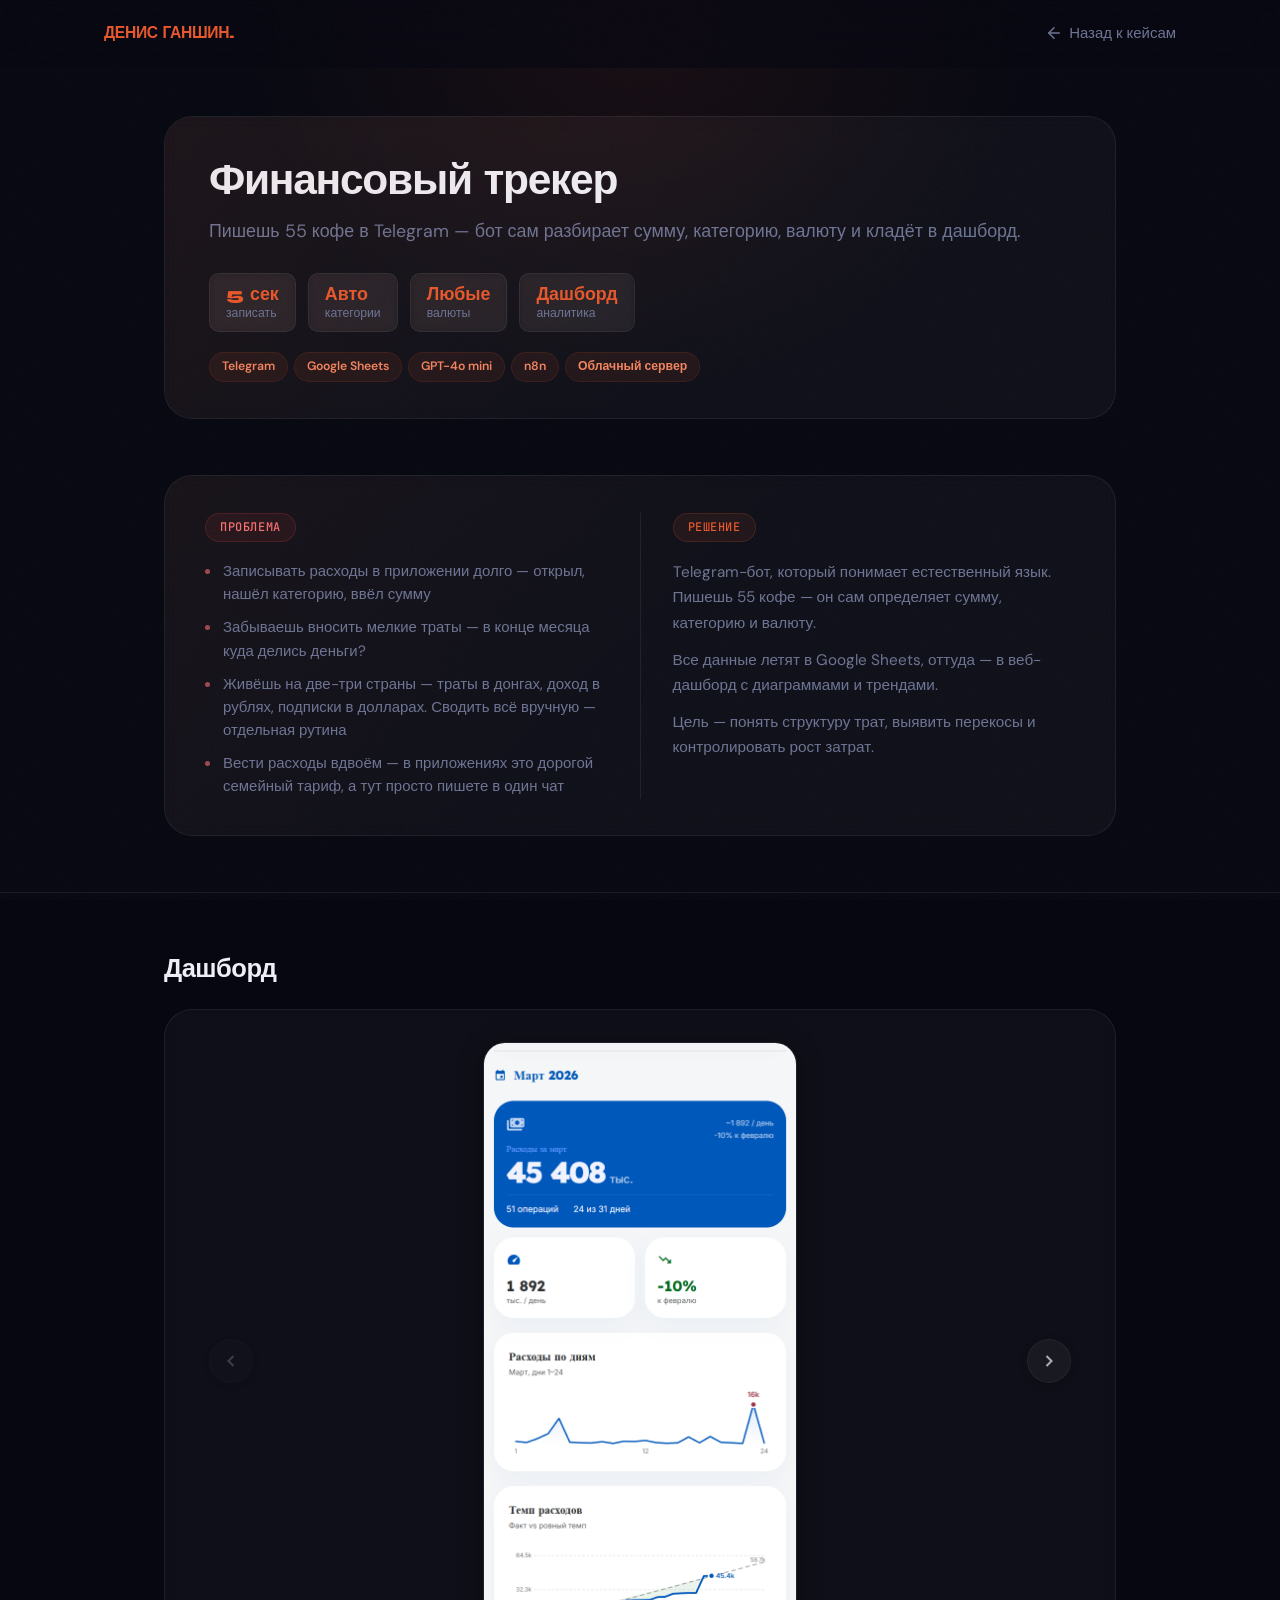
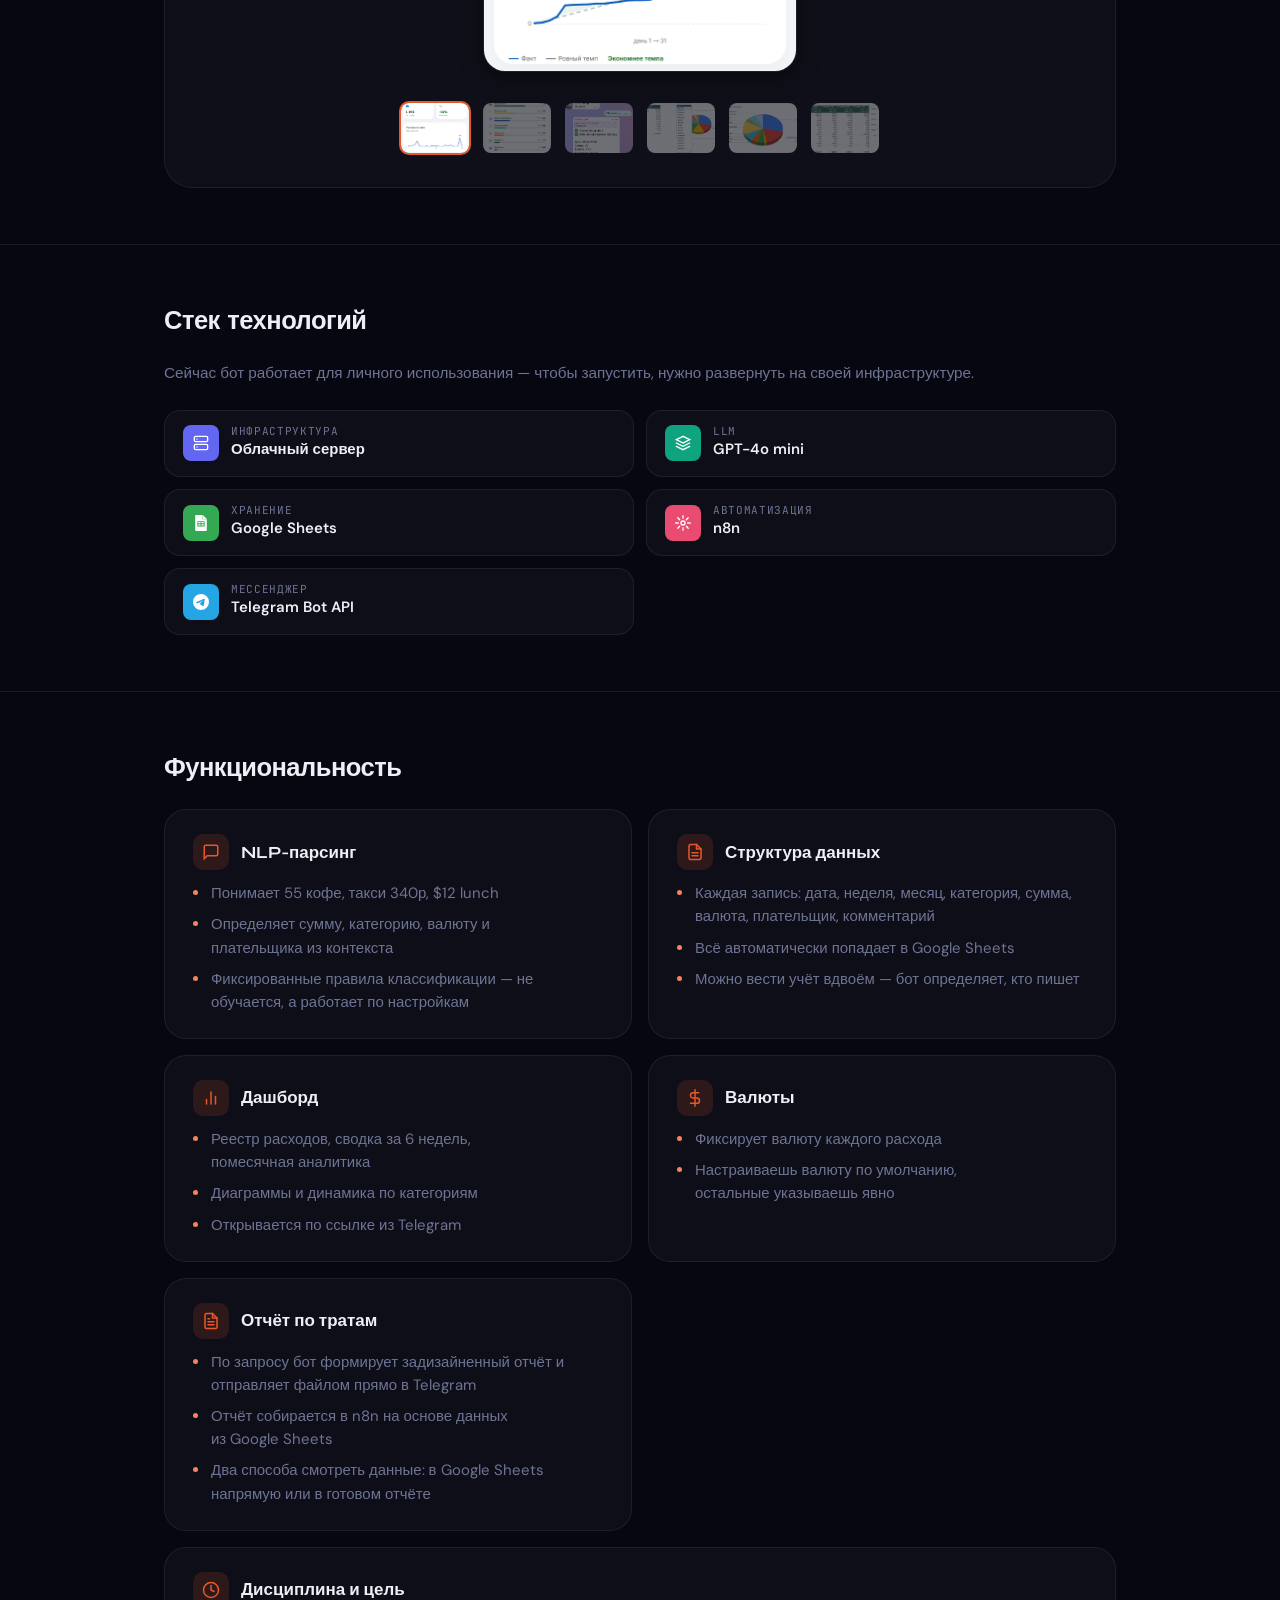
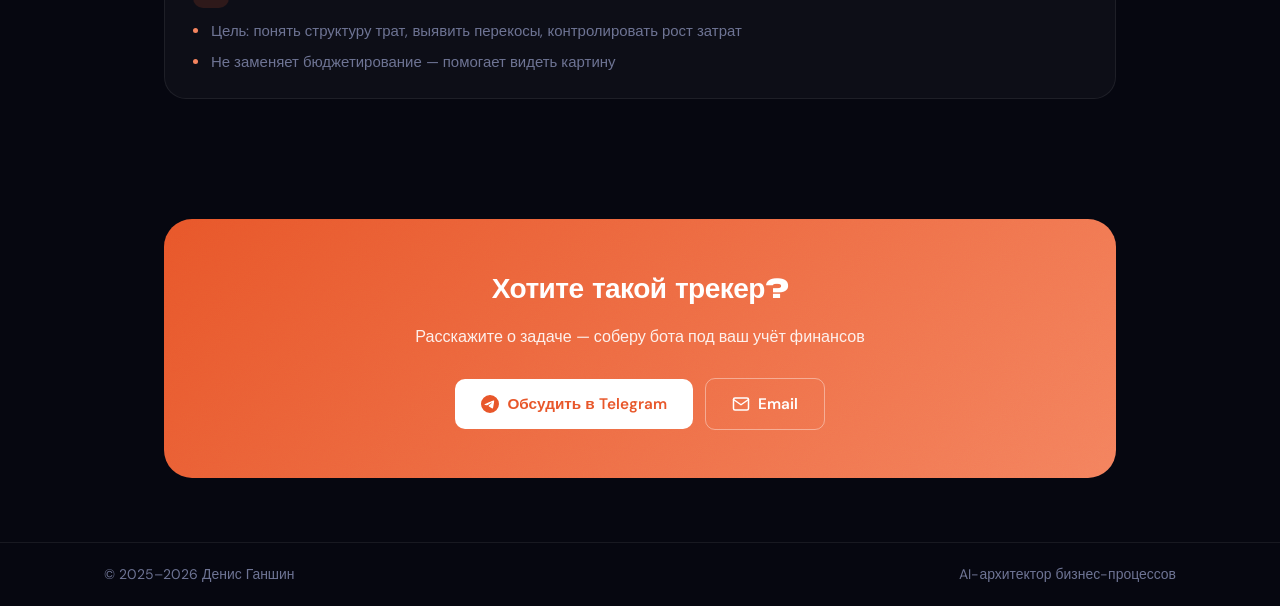
<file: cases/finance-tracker.html>
﻿<!DOCTYPE html>
<html lang="ru">
<head>
  <meta charset="UTF-8">
  <meta name="viewport" content="width=device-width, initial-scale=1.0">
  <title>Финансовый трекер — кейс | Денис Ганшин</title>
  <meta name="description" content="Telegram-бот для учёта расходов: пишешь сумму и категорию — бот ведёт веб-дашборд автоматически.">
  <meta property="og:title" content="Финансовый трекер — кейс">
  <meta property="og:description" content="Telegram-бот для учёта расходов: пишешь сумму и категорию — бот ведёт веб-дашборд автоматически.">
  <meta property="og:type" content="article">
  <meta property="og:locale" content="ru_RU">
  <link rel="preconnect" href="https://fonts.googleapis.com">
  <link rel="preconnect" href="https://fonts.gstatic.com" crossorigin>
  <link href="https://fonts.googleapis.com/css2?family=Syne:wght@400;500;600;700;800&family=JetBrains+Mono:wght@400;500;600&family=DM+Sans:opsz,wght@9..40,400;9..40,500;9..40,600&display=swap" rel="stylesheet">
  <link rel="stylesheet" href="case.css?v=7">

</head>
<body>

  <!-- Header -->
  <header class="header" id="header">
    <div class="container header__inner">
      <a href="../index.html" class="header__logo">Денис Ганшин<span style="color:var(--accent)">.</span></a>
      <a href="../index.html#portfolio" class="header__back">
        <svg width="18" height="18" viewBox="0 0 24 24" fill="none" stroke="currentColor" stroke-width="2" stroke-linecap="round" stroke-linejoin="round"><path d="M19 12H5"/><polyline points="12 19 5 12 12 5"/></svg>
        Назад к кейсам
      </a>
    </div>
  </header>

  <main>

    <!-- 1. Hero: слева карточка, справа мокап -->
    <section class="case-hero">
      <div class="container container--narrow">
        <div class="case-hero__grid fade-up">
          <div class="case-hero__inner">
            <h1 class="case-hero__title">Финансовый трекер</h1>
            <p class="case-hero__subtitle">Пишешь 55 кофе в Telegram — бот сам разбирает сумму, категорию, валюту и кладёт в&nbsp;дашборд.</p>
            <div class="case-hero__metrics">
              <div class="case-hero__metric">
                <span class="case-hero__metric-value">5 сек</span>
                <span class="case-hero__metric-label">записать</span>
              </div>
              <div class="case-hero__metric">
                <span class="case-hero__metric-value">Авто</span>
                <span class="case-hero__metric-label">категории</span>
              </div>
              <div class="case-hero__metric">
                <span class="case-hero__metric-value">Любые</span>
                <span class="case-hero__metric-label">валюты</span>
              </div>
              <div class="case-hero__metric">
                <span class="case-hero__metric-value">Дашборд</span>
                <span class="case-hero__metric-label">аналитика</span>
              </div>
            </div>
            <div class="case-hero__tags">
              <span class="tag">Telegram</span>
              <span class="tag">Google Sheets</span>
              <span class="tag">GPT-4o mini</span>
              <span class="tag">n8n</span>
              <span class="tag">Облачный сервер</span>
            </div>
          </div></div>
      </div>
    </section>

    <!-- 2. Проблема + Решение -->
    <section class="case-section">
      <div class="container container--narrow">
        <div class="problem-solution fade-up">
          <div class="problem-solution__col">
            <span class="problem-solution__badge problem-solution__badge--problem">Проблема</span>
            <ul class="problem-bullets">
              <li>Записывать расходы в приложении долго — открыл, нашёл категорию, ввёл сумму</li>
              <li>Забываешь вносить мелкие траты — в конце месяца куда делись деньги?</li>
              <li>Живёшь на две-три страны — траты в донгах, доход в рублях, подписки в долларах. Сводить всё вручную — отдельная рутина</li>
              <li>Вести расходы вдвоём — в приложениях это дорогой семейный тариф, а тут просто пишете в один чат</li>
            </ul>
          </div>
          <div class="problem-solution__divider"></div>
          <div class="problem-solution__col">
            <span class="problem-solution__badge problem-solution__badge--solution">Решение</span>
            <p class="problem-solution__text">Telegram-бот, который понимает естественный язык. Пишешь 55 кофе — он сам определяет сумму, категорию и&nbsp;валюту.</p>
            <p class="problem-solution__text">Все данные летят в Google Sheets, оттуда — в веб-дашборд с диаграммами и&nbsp;трендами.</p>
            <p class="problem-solution__text">Цель — понять структуру трат, выявить перекосы и контролировать рост&nbsp;затрат.</p>
          </div>
        </div>
      </div>
    </section>

    <!-- 3. Дашборд -->
    <section class="case-section">
      <div class="container container--narrow">
        <h2 class="case-section__title fade-up">Дашборд</h2>
        <div class="gallery fade-up">
          <div class="gallery__item">
            <img src="image/fin_assistant_bot (1).png" alt="Отчёт по тратам: сводка за месяц, динамика и тренды" loading="lazy">
          </div>
          <div class="gallery__item">
            <img src="image/fin_assistant_bot (2).png" alt="Отчёт по тратам: разбивка по категориям" loading="lazy">
          </div>
          <div class="gallery__item">
            <img src="image/case-finance-bot-2.png" alt="Диалог с ботом в Telegram" loading="lazy">
          </div>
          <div class="gallery__item">
            <img src="image/case-finance-bot-1.png" alt="Сводка по категориям расходов и круговая диаграмма" loading="lazy">
          </div>
          <div class="gallery__item">
            <img src="image/case-finance-bot-4.png" alt="Помесячная диаграмма расходов по категориям" loading="lazy">
          </div>
          <div class="gallery__item">
            <img src="image/case-finance-bot-3.png" alt="Понедельный реестр расходов и графики трендов" loading="lazy">
          </div>
        </div>
      </div>
    </section>

    <!-- 4. Стек технологий (перед функциональностью) -->
    <section class="case-section">
      <div class="container container--narrow">
        <h2 class="case-section__title fade-up">Стек технологий</h2>
        <p class="case-section__note fade-up">Сейчас бот работает для личного использования — чтобы запустить, нужно развернуть на своей инфраструктуре.</p>
        <div class="stack-detail">
          <div class="stack-detail__item fade-up">
            <div class="stack-detail__icon" style="background:#6366f1">
              <svg width="16" height="16" viewBox="0 0 24 24" fill="none" stroke="#fff" stroke-width="2" stroke-linecap="round"><rect x="2" y="2" width="20" height="8" rx="2" ry="2"/><rect x="2" y="14" width="20" height="8" rx="2" ry="2"/><line x1="6" y1="6" x2="6.01" y2="6"/><line x1="6" y1="18" x2="6.01" y2="18"/></svg>
            </div>
            <div class="stack-detail__info">
              <span class="stack-detail__label">Инфраструктура</span>
              <span class="stack-detail__name">Облачный сервер</span>
            </div>
          </div>
          <div class="stack-detail__item fade-up">
            <div class="stack-detail__icon" style="background:#10a37f">
              <svg width="16" height="16" viewBox="0 0 24 24" fill="none" stroke="#fff" stroke-width="2" stroke-linecap="round"><path d="M12 2L2 7l10 5 10-5-10-5z"/><path d="M2 17l10 5 10-5"/><path d="M2 12l10 5 10-5"/></svg>
            </div>
            <div class="stack-detail__info">
              <span class="stack-detail__label">LLM</span>
              <span class="stack-detail__name">GPT-4o mini</span>
            </div>
          </div>
          <div class="stack-detail__item fade-up">
            <div class="stack-detail__icon" style="background:#34a853">
              <svg width="16" height="16" viewBox="0 0 24 24" fill="#fff"><path d="M11.318 12.545H7.91v-1.909h3.41v1.91zM14.728 0v6h6l-6-6zm1.363 10.636h-3.41v1.91h3.41v-1.91zm0 3.273h-3.41v1.91h3.41v-1.91zM20.727 6.5v15.864c0 .904-.732 1.636-1.636 1.636H4.909a1.636 1.636 0 0 1-1.636-1.636V1.636C3.273.732 4.005 0 4.909 0h9.318v6.5h6.5zm-3.273 2.773H6.545v7.909h10.91v-7.91zm-6.136 4.636H7.91v1.91h3.41v-1.91z"/></svg>
            </div>
            <div class="stack-detail__info">
              <span class="stack-detail__label">Хранение</span>
              <span class="stack-detail__name">Google Sheets</span>
            </div>
          </div>
          <div class="stack-detail__item fade-up">
            <div class="stack-detail__icon" style="background:#EA4B71">
              <svg width="16" height="16" viewBox="0 0 24 24" fill="none" stroke="#fff" stroke-width="2" stroke-linecap="round"><circle cx="12" cy="12" r="3"/><path d="M12 1v4M12 19v4M4.22 4.22l2.83 2.83M16.95 16.95l2.83 2.83M1 12h4M19 12h4M4.22 19.78l2.83-2.83M16.95 7.05l2.83-2.83"/></svg>
            </div>
            <div class="stack-detail__info">
              <span class="stack-detail__label">Автоматизация</span>
              <span class="stack-detail__name">n8n</span>
            </div>
          </div>
          <div class="stack-detail__item fade-up">
            <div class="stack-detail__icon" style="background:#26A5E4">
              <svg width="16" height="16" viewBox="0 0 24 24" fill="#fff"><path d="M11.944 0A12 12 0 0 0 0 12a12 12 0 0 0 12 12 12 12 0 0 0 12-12A12 12 0 0 0 12 0a12 12 0 0 0-.056 0zm4.962 7.224c.1-.002.321.023.465.14a.506.506 0 0 1 .171.325c.016.093.036.306.02.472-.18 1.898-.962 6.502-1.36 8.627-.168.9-.499 1.201-.82 1.23-.696.065-1.225-.46-1.9-.902-1.056-.693-1.653-1.124-2.678-1.8-1.185-.78-.417-1.21.258-1.91.177-.184 3.247-2.977 3.307-3.23.007-.032.014-.15-.056-.212s-.174-.041-.249-.024c-.106.024-1.793 1.14-5.061 3.345-.48.33-.913.49-1.302.48-.428-.008-1.252-.241-1.865-.44-.752-.245-1.349-.374-1.297-.789.027-.216.325-.437.893-.663 3.498-1.524 5.83-2.529 6.998-3.014 3.332-1.386 4.025-1.627 4.476-1.635z"/></svg>
            </div>
            <div class="stack-detail__info">
              <span class="stack-detail__label">Мессенджер</span>
              <span class="stack-detail__name">Telegram Bot API</span>
            </div>
          </div>
        </div>
      </div>
    </section>

    <!-- 5. Функциональность (2 колонки) -->
    <section class="case-section">
      <div class="container container--narrow">
        <h2 class="case-section__title fade-up">Функциональность</h2>
        <div class="impl-blocks impl-blocks--grid">

          <div class="impl-block fade-up">
            <div class="impl-block__header">
              <div class="impl-block__icon">
                <svg width="18" height="18" viewBox="0 0 24 24" fill="none" stroke="currentColor" stroke-width="2" stroke-linecap="round"><path d="M21 15a2 2 0 0 1-2 2H7l-4 4V5a2 2 0 0 1 2-2h14a2 2 0 0 1 2 2z"/></svg>
              </div>
              <h3 class="impl-block__title">NLP-парсинг</h3>
            </div>
            <ul class="impl-block__list">
              <li>Понимает 55 кофе, такси 340р, $12&nbsp;lunch</li>
              <li>Определяет сумму, категорию, валюту и плательщика из&nbsp;контекста</li>
              <li>Фиксированные правила классификации — не обучается, а работает по&nbsp;настройкам</li>
            </ul>
          </div>

          <div class="impl-block fade-up">
            <div class="impl-block__header">
              <div class="impl-block__icon">
                <svg width="18" height="18" viewBox="0 0 24 24" fill="none" stroke="currentColor" stroke-width="2" stroke-linecap="round"><path d="M14 2H6a2 2 0 0 0-2 2v16a2 2 0 0 0 2 2h12a2 2 0 0 0 2-2V8z"/><polyline points="14 2 14 8 20 8"/><line x1="16" y1="13" x2="8" y2="13"/><line x1="16" y1="17" x2="8" y2="17"/></svg>
              </div>
              <h3 class="impl-block__title">Структура данных</h3>
            </div>
            <ul class="impl-block__list">
              <li>Каждая запись: дата, неделя, месяц, категория, сумма, валюта, плательщик,&nbsp;комментарий</li>
              <li>Всё автоматически попадает в Google&nbsp;Sheets</li>
              <li>Можно вести учёт вдвоём — бот определяет, кто&nbsp;пишет</li>
            </ul>
          </div>

          <div class="impl-block fade-up">
            <div class="impl-block__header">
              <div class="impl-block__icon">
                <svg width="18" height="18" viewBox="0 0 24 24" fill="none" stroke="currentColor" stroke-width="2" stroke-linecap="round"><path d="M18 20V10"/><path d="M12 20V4"/><path d="M6 20v-6"/></svg>
              </div>
              <h3 class="impl-block__title">Дашборд</h3>
            </div>
            <ul class="impl-block__list">
              <li>Реестр расходов, сводка за 6 недель, помесячная&nbsp;аналитика</li>
              <li>Диаграммы и динамика по&nbsp;категориям</li>
              <li>Открывается по ссылке из&nbsp;Telegram</li>
            </ul>
          </div>

          <div class="impl-block fade-up">
            <div class="impl-block__header">
              <div class="impl-block__icon">
                <svg width="18" height="18" viewBox="0 0 24 24" fill="none" stroke="currentColor" stroke-width="2" stroke-linecap="round"><line x1="12" y1="1" x2="12" y2="23"/><path d="M17 5H9.5a3.5 3.5 0 0 0 0 7h5a3.5 3.5 0 0 1 0 7H6"/></svg>
              </div>
              <h3 class="impl-block__title">Валюты</h3>
            </div>
            <ul class="impl-block__list">
              <li>Фиксирует валюту каждого&nbsp;расхода</li>
              <li>Настраиваешь валюту по умолчанию, остальные указываешь&nbsp;явно</li>
            </ul>
          </div>

          <div class="impl-block fade-up">
            <div class="impl-block__header">
              <div class="impl-block__icon">
                <svg width="18" height="18" viewBox="0 0 24 24" fill="none" stroke="currentColor" stroke-width="2" stroke-linecap="round"><path d="M14 2H6a2 2 0 0 0-2 2v16a2 2 0 0 0 2 2h12a2 2 0 0 0 2-2V8z"/><polyline points="14 2 14 8 20 8"/><line x1="16" y1="13" x2="8" y2="13"/><line x1="16" y1="17" x2="8" y2="17"/><polyline points="10 9 9 9 8 9"/></svg>
              </div>
              <h3 class="impl-block__title">Отчёт по&nbsp;тратам</h3>
            </div>
            <ul class="impl-block__list">
              <li>По запросу бот формирует задизайненный отчёт и отправляет файлом прямо в&nbsp;Telegram</li>
              <li>Отчёт собирается в n8n на основе данных из Google&nbsp;Sheets</li>
              <li>Два способа смотреть данные: в Google Sheets напрямую или в готовом&nbsp;отчёте</li>
            </ul>
          </div>

          <div class="impl-block impl-block--wide fade-up">
            <div class="impl-block__header">
              <div class="impl-block__icon">
                <svg width="18" height="18" viewBox="0 0 24 24" fill="none" stroke="currentColor" stroke-width="2" stroke-linecap="round"><path d="M12 22c5.523 0 10-4.477 10-10S17.523 2 12 2 2 6.477 2 12s4.477 10 10 10z"/><path d="M12 6v6l4 2"/></svg>
              </div>
              <h3 class="impl-block__title">Дисциплина и&nbsp;цель</h3>
            </div>
            <ul class="impl-block__list">
              <li>Цель: понять структуру трат, выявить перекосы, контролировать рост&nbsp;затрат</li>
              <li>Не заменяет бюджетирование — помогает видеть&nbsp;картину</li>
            </ul>
          </div>

        </div>
      </div>
    </section>

    <!-- 6. CTA -->
    <section class="case-cta">
      <div class="container container--narrow">
        <div class="case-cta__card fade-up">
          <h2 class="case-cta__title">Хотите такой трекер?</h2>
          <p class="case-cta__text">Расскажите о задаче — соберу бота под ваш учёт финансов</p>
          <div class="case-cta__buttons">
            <a href="https://t.me/Vachos" class="btn btn--white" target="_blank" rel="noopener">
              <svg width="18" height="18" viewBox="0 0 24 24" fill="currentColor"><path d="M11.944 0A12 12 0 0 0 0 12a12 12 0 0 0 12 12 12 12 0 0 0 12-12A12 12 0 0 0 12 0a12 12 0 0 0-.056 0zm4.962 7.224c.1-.002.321.023.465.14a.506.506 0 0 1 .171.325c.016.093.036.306.02.472-.18 1.898-.962 6.502-1.36 8.627-.168.9-.499 1.201-.82 1.23-.696.065-1.225-.46-1.9-.902-1.056-.693-1.653-1.124-2.678-1.8-1.185-.78-.417-1.21.258-1.91.177-.184 3.247-2.977 3.307-3.23.007-.032.014-.15-.056-.212s-.174-.041-.249-.024c-.106.024-1.793 1.14-5.061 3.345-.48.33-.913.49-1.302.48-.428-.008-1.252-.241-1.865-.44-.752-.245-1.349-.374-1.297-.789.027-.216.325-.437.893-.663 3.498-1.524 5.83-2.529 6.998-3.014 3.332-1.386 4.025-1.627 4.476-1.635z"/></svg>
              Обсудить в Telegram
            </a>
            <a href="mailto:denis.ganshin@enjoyers.org" class="btn btn--white-outline">
              <svg width="18" height="18" viewBox="0 0 24 24" fill="none" stroke="currentColor" stroke-width="2" stroke-linecap="round" stroke-linejoin="round"><path d="M4 4h16c1.1 0 2 .9 2 2v12c0 1.1-.9 2-2 2H4c-1.1 0-2-.9-2-2V6c0-1.1.9-2 2-2z"/><polyline points="22 6 12 13 2 6"/></svg>
              Email
            </a>
          </div>
        </div>
      </div>
    </section>

  </main>

  <!-- Footer -->
  <footer class="footer">
    <div class="container footer__inner">
      <span class="footer__copy">&copy; 2025–2026 Денис Ганшин</span>
      <span class="footer__role">AI-архитектор бизнес-процессов</span>
    </div>
  </footer>
<script src="case-script.js"></script>

<script src="lightbox.js"></script>
<script src="gallery-nav.js"></script>
</body>
</html>
</file>
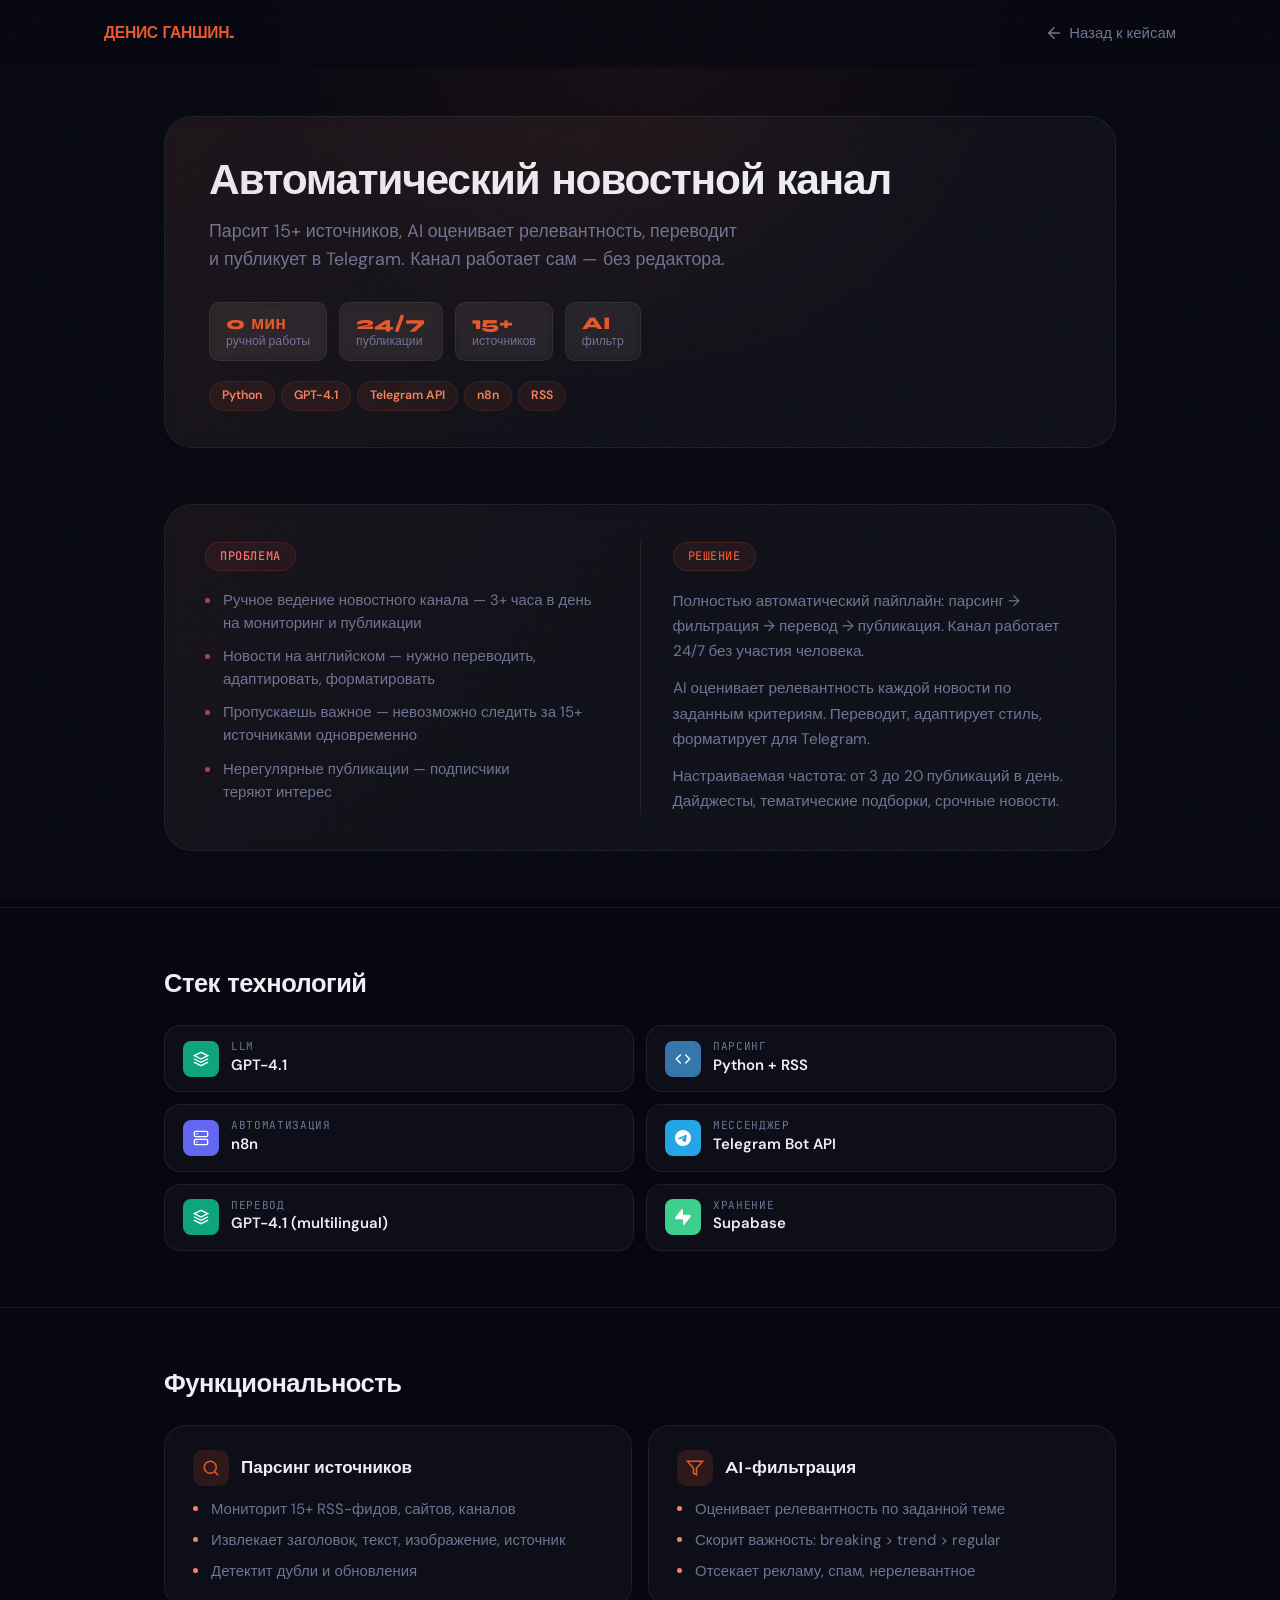
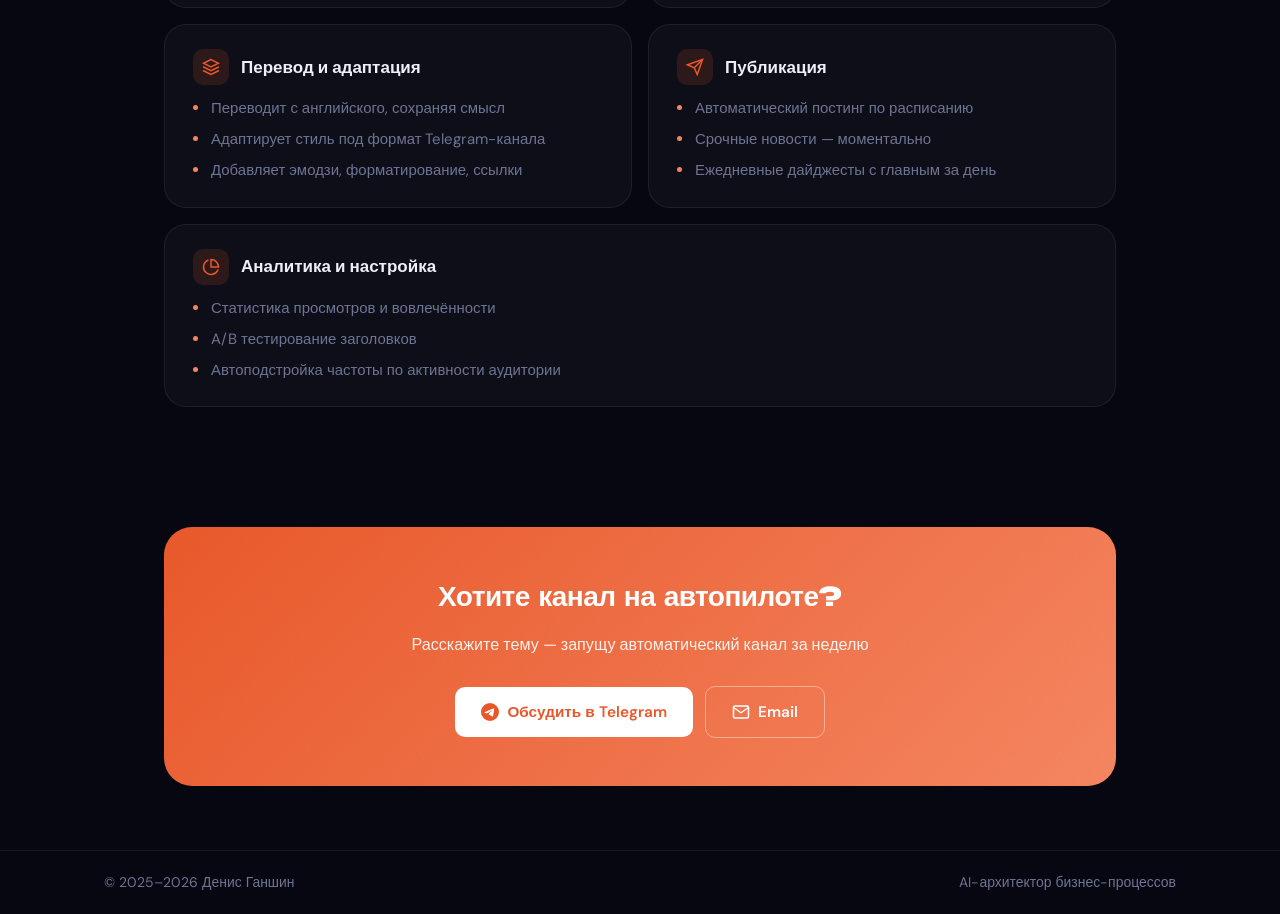
<file: cases/news-channel.html>
﻿<!DOCTYPE html>
<html lang="ru">
<head>
  <meta charset="UTF-8">
  <meta name="viewport" content="width=device-width, initial-scale=1.0">
  <title>Автоматический новостной канал — кейс | Денис Ганшин</title>
  <meta name="description" content="Telegram-канал на автопилоте: парсинг 15+ источников, AI-фильтрация, перевод и публикация без ручной работы.">
  <meta property="og:title" content="Автоматический новостной канал — кейс">
  <meta property="og:description" content="Telegram-канал на автопилоте: парсинг 15+ источников, AI-фильтрация, перевод и публикация без ручной работы.">
  <meta property="og:type" content="article">
  <meta property="og:locale" content="ru_RU">
  <link rel="preconnect" href="https://fonts.googleapis.com">
  <link rel="preconnect" href="https://fonts.gstatic.com" crossorigin>
  <link href="https://fonts.googleapis.com/css2?family=Syne:wght@400;500;600;700;800&family=JetBrains+Mono:wght@400;500;600&family=DM+Sans:opsz,wght@9..40,400;9..40,500;9..40,600&display=swap" rel="stylesheet">
  <link rel="stylesheet" href="case.css?v=7">

</head>
<body>

  <!-- Header -->
  <header class="header" id="header">
    <div class="container header__inner">
      <a href="../index.html" class="header__logo">Денис Ганшин<span style="color:var(--accent)">.</span></a>
      <a href="../index.html#portfolio" class="header__back">
        <svg width="18" height="18" viewBox="0 0 24 24" fill="none" stroke="currentColor" stroke-width="2" stroke-linecap="round" stroke-linejoin="round"><path d="M19 12H5"/><polyline points="12 19 5 12 12 5"/></svg>
        Назад к кейсам
      </a>
    </div>
  </header>

  <main>

    <!-- 1. Hero: слева карточка, справа мокап -->
    <section class="case-hero">
      <div class="container container--narrow">
        <div class="case-hero__grid fade-up">
          <div class="case-hero__inner">
            <h1 class="case-hero__title">Автоматический новостной канал</h1>
            <p class="case-hero__subtitle">Парсит 15+ источников, AI оценивает релевантность, переводит и публикует в Telegram. Канал работает сам — без редактора.</p>
            <div class="case-hero__metrics">
              <div class="case-hero__metric">
                <span class="case-hero__metric-value">0 мин</span>
                <span class="case-hero__metric-label">ручной работы</span>
              </div>
              <div class="case-hero__metric">
                <span class="case-hero__metric-value">24/7</span>
                <span class="case-hero__metric-label">публикации</span>
              </div>
              <div class="case-hero__metric">
                <span class="case-hero__metric-value">15+</span>
                <span class="case-hero__metric-label">источников</span>
              </div>
              <div class="case-hero__metric">
                <span class="case-hero__metric-value">AI</span>
                <span class="case-hero__metric-label">фильтр</span>
              </div>
            </div>
            <div class="case-hero__tags">
              <span class="tag">Python</span>
              <span class="tag">GPT-4.1</span>
              <span class="tag">Telegram API</span>
              <span class="tag">n8n</span>
              <span class="tag">RSS</span>
            </div>
          </div></div>
      </div>
    </section>

    <!-- 2. Проблема + Решение -->
    <section class="case-section">
      <div class="container container--narrow">
        <div class="problem-solution fade-up">
          <div class="problem-solution__col">
            <span class="problem-solution__badge problem-solution__badge--problem">Проблема</span>
            <ul class="problem-bullets">
              <li>Ручное ведение новостного канала — 3+ часа в день на мониторинг и публикации</li>
              <li>Новости на английском — нужно переводить, адаптировать, форматировать</li>
              <li>Пропускаешь важное — невозможно следить за 15+ источниками одновременно</li>
              <li>Нерегулярные публикации — подписчики теряют интерес</li>
            </ul>
          </div>
          <div class="problem-solution__divider"></div>
          <div class="problem-solution__col">
            <span class="problem-solution__badge problem-solution__badge--solution">Решение</span>
            <p class="problem-solution__text">Полностью автоматический пайплайн: парсинг → фильтрация → перевод → публикация. Канал работает 24/7 без участия человека.</p>
            <p class="problem-solution__text">AI оценивает релевантность каждой новости по заданным критериям. Переводит, адаптирует стиль, форматирует для Telegram.</p>
            <p class="problem-solution__text">Настраиваемая частота: от 3 до 20 публикаций в день. Дайджесты, тематические подборки, срочные новости.</p>
          </div>
        </div>
      </div>
    </section>

    <!-- 4. Стек технологий (перед функциональностью) -->
    <section class="case-section">
      <div class="container container--narrow">
        <h2 class="case-section__title fade-up">Стек технологий</h2>
        <div class="stack-detail">
          <div class="stack-detail__item fade-up">
            <div class="stack-detail__icon" style="background:#10a37f">
              <svg width="16" height="16" viewBox="0 0 24 24" fill="none" stroke="#fff" stroke-width="2" stroke-linecap="round"><path d="M12 2L2 7l10 5 10-5-10-5z"/><path d="M2 17l10 5 10-5"/><path d="M2 12l10 5 10-5"/></svg>
            </div>
            <div class="stack-detail__info">
              <span class="stack-detail__label">LLM</span>
              <span class="stack-detail__name">GPT-4.1</span>
            </div>
          </div>
          <div class="stack-detail__item fade-up">
            <div class="stack-detail__icon" style="background:#3776ab">
              <svg width="16" height="16" viewBox="0 0 24 24" fill="none" stroke="#fff" stroke-width="2" stroke-linecap="round"><polyline points="16 18 22 12 16 6"/><polyline points="8 6 2 12 8 18"/></svg>
            </div>
            <div class="stack-detail__info">
              <span class="stack-detail__label">Парсинг</span>
              <span class="stack-detail__name">Python + RSS</span>
            </div>
          </div>
          <div class="stack-detail__item fade-up">
            <div class="stack-detail__icon" style="background:#6366f1">
              <svg width="16" height="16" viewBox="0 0 24 24" fill="none" stroke="#fff" stroke-width="2" stroke-linecap="round"><rect x="2" y="2" width="20" height="8" rx="2" ry="2"/><rect x="2" y="14" width="20" height="8" rx="2" ry="2"/><line x1="6" y1="6" x2="6.01" y2="6"/><line x1="6" y1="18" x2="6.01" y2="18"/></svg>
            </div>
            <div class="stack-detail__info">
              <span class="stack-detail__label">Автоматизация</span>
              <span class="stack-detail__name">n8n</span>
            </div>
          </div>
          <div class="stack-detail__item fade-up">
            <div class="stack-detail__icon" style="background:#26A5E4">
              <svg width="16" height="16" viewBox="0 0 24 24" fill="#fff"><path d="M11.944 0A12 12 0 0 0 0 12a12 12 0 0 0 12 12 12 12 0 0 0 12-12A12 12 0 0 0 12 0a12 12 0 0 0-.056 0zm4.962 7.224c.1-.002.321.023.465.14a.506.506 0 0 1 .171.325c.016.093.036.306.02.472-.18 1.898-.962 6.502-1.36 8.627-.168.9-.499 1.201-.82 1.23-.696.065-1.225-.46-1.9-.902-1.056-.693-1.653-1.124-2.678-1.8-1.185-.78-.417-1.21.258-1.91.177-.184 3.247-2.977 3.307-3.23.007-.032.014-.15-.056-.212s-.174-.041-.249-.024c-.106.024-1.793 1.14-5.061 3.345-.48.33-.913.49-1.302.48-.428-.008-1.252-.241-1.865-.44-.752-.245-1.349-.374-1.297-.789.027-.216.325-.437.893-.663 3.498-1.524 5.83-2.529 6.998-3.014 3.332-1.386 4.025-1.627 4.476-1.635z"/></svg>
            </div>
            <div class="stack-detail__info">
              <span class="stack-detail__label">Мессенджер</span>
              <span class="stack-detail__name">Telegram Bot API</span>
            </div>
          </div>
          <div class="stack-detail__item fade-up">
            <div class="stack-detail__icon" style="background:#10a37f">
              <svg width="16" height="16" viewBox="0 0 24 24" fill="none" stroke="#fff" stroke-width="2" stroke-linecap="round"><path d="M12 2L2 7l10 5 10-5-10-5z"/><path d="M2 17l10 5 10-5"/><path d="M2 12l10 5 10-5"/></svg>
            </div>
            <div class="stack-detail__info">
              <span class="stack-detail__label">Перевод</span>
              <span class="stack-detail__name">GPT-4.1 (multilingual)</span>
            </div>
          </div>
          <div class="stack-detail__item fade-up">
            <div class="stack-detail__icon" style="background:#3ECF8E">
              <svg width="16" height="16" viewBox="0 0 24 24" fill="#fff"><path d="M11.9 1.036c-.015-.986-1.26-1.41-1.874-.637L.764 12.05C-.33 13.427.65 15.455 2.409 15.455h9.579l.113 7.51c.014.985 1.259 1.408 1.873.636l9.262-11.653c1.093-1.375.113-3.403-1.645-3.403h-9.642z"/></svg>
            </div>
            <div class="stack-detail__info">
              <span class="stack-detail__label">Хранение</span>
              <span class="stack-detail__name">Supabase</span>
            </div>
          </div>
        </div>
      </div>
    </section>

    <!-- 5. Функциональность (2 колонки) -->
    <section class="case-section">
      <div class="container container--narrow">
        <h2 class="case-section__title fade-up">Функциональность</h2>
        <div class="impl-blocks impl-blocks--grid">

          <div class="impl-block fade-up">
            <div class="impl-block__header">
              <div class="impl-block__icon">
                <svg width="18" height="18" viewBox="0 0 24 24" fill="none" stroke="currentColor" stroke-width="2" stroke-linecap="round"><circle cx="11" cy="11" r="8"/><line x1="21" y1="21" x2="16.65" y2="16.65"/></svg>
              </div>
              <h3 class="impl-block__title">Парсинг источников</h3>
            </div>
            <ul class="impl-block__list">
              <li>Мониторит 15+ RSS-фидов, сайтов, каналов</li>
              <li>Извлекает заголовок, текст, изображение, источник</li>
              <li>Детектит дубли и обновления</li>
            </ul>
          </div>

          <div class="impl-block fade-up">
            <div class="impl-block__header">
              <div class="impl-block__icon">
                <svg width="18" height="18" viewBox="0 0 24 24" fill="none" stroke="currentColor" stroke-width="2" stroke-linecap="round"><polygon points="22 3 2 3 10 12.46 10 19 14 21 14 12.46 22 3"/></svg>
              </div>
              <h3 class="impl-block__title">AI-фильтрация</h3>
            </div>
            <ul class="impl-block__list">
              <li>Оценивает релевантность по заданной теме</li>
              <li>Скорит важность: breaking > trend > regular</li>
              <li>Отсекает рекламу, спам, нерелевантное</li>
            </ul>
          </div>

          <div class="impl-block fade-up">
            <div class="impl-block__header">
              <div class="impl-block__icon">
                <svg width="18" height="18" viewBox="0 0 24 24" fill="none" stroke="currentColor" stroke-width="2" stroke-linecap="round"><path d="M12 2L2 7l10 5 10-5-10-5z"/><path d="M2 17l10 5 10-5"/><path d="M2 12l10 5 10-5"/></svg>
              </div>
              <h3 class="impl-block__title">Перевод и адаптация</h3>
            </div>
            <ul class="impl-block__list">
              <li>Переводит с английского, сохраняя смысл</li>
              <li>Адаптирует стиль под формат Telegram-канала</li>
              <li>Добавляет эмодзи, форматирование, ссылки</li>
            </ul>
          </div>

          <div class="impl-block fade-up">
            <div class="impl-block__header">
              <div class="impl-block__icon">
                <svg width="18" height="18" viewBox="0 0 24 24" fill="none" stroke="currentColor" stroke-width="2" stroke-linecap="round"><path d="M22 2L11 13"/><polygon points="22 2 15 22 11 13 2 9 22 2"/></svg>
              </div>
              <h3 class="impl-block__title">Публикация</h3>
            </div>
            <ul class="impl-block__list">
              <li>Автоматический постинг по расписанию</li>
              <li>Срочные новости — моментально</li>
              <li>Ежедневные дайджесты с главным за день</li>
            </ul>
          </div>

          <div class="impl-block impl-block--wide fade-up">
            <div class="impl-block__header">
              <div class="impl-block__icon">
                <svg width="18" height="18" viewBox="0 0 24 24" fill="none" stroke="currentColor" stroke-width="2" stroke-linecap="round"><path d="M21.21 15.89A10 10 0 1 1 8 2.83"/><path d="M22 12A10 10 0 0 0 12 2v10z"/></svg>
              </div>
              <h3 class="impl-block__title">Аналитика и настройка</h3>
            </div>
            <ul class="impl-block__list">
              <li>Статистика просмотров и вовлечённости</li>
              <li>A/B тестирование заголовков</li>
              <li>Автоподстройка частоты по активности аудитории</li>
            </ul>
          </div>

        </div>
      </div>
    </section>

    <!-- 6. CTA -->
    <section class="case-cta">
      <div class="container container--narrow">
        <div class="case-cta__card fade-up">
          <h2 class="case-cta__title">Хотите канал на автопилоте?</h2>
          <p class="case-cta__text">Расскажите тему — запущу автоматический канал за неделю</p>
          <div class="case-cta__buttons">
            <a href="https://t.me/Vachos" class="btn btn--white" target="_blank" rel="noopener">
              <svg width="18" height="18" viewBox="0 0 24 24" fill="currentColor"><path d="M11.944 0A12 12 0 0 0 0 12a12 12 0 0 0 12 12 12 12 0 0 0 12-12A12 12 0 0 0 12 0a12 12 0 0 0-.056 0zm4.962 7.224c.1-.002.321.023.465.14a.506.506 0 0 1 .171.325c.016.093.036.306.02.472-.18 1.898-.962 6.502-1.36 8.627-.168.9-.499 1.201-.82 1.23-.696.065-1.225-.46-1.9-.902-1.056-.693-1.653-1.124-2.678-1.8-1.185-.78-.417-1.21.258-1.91.177-.184 3.247-2.977 3.307-3.23.007-.032.014-.15-.056-.212s-.174-.041-.249-.024c-.106.024-1.793 1.14-5.061 3.345-.48.33-.913.49-1.302.48-.428-.008-1.252-.241-1.865-.44-.752-.245-1.349-.374-1.297-.789.027-.216.325-.437.893-.663 3.498-1.524 5.83-2.529 6.998-3.014 3.332-1.386 4.025-1.627 4.476-1.635z"/></svg>
              Обсудить в Telegram
            </a>
            <a href="mailto:denis.ganshin@enjoyers.org" class="btn btn--white-outline">
              <svg width="18" height="18" viewBox="0 0 24 24" fill="none" stroke="currentColor" stroke-width="2" stroke-linecap="round" stroke-linejoin="round"><path d="M4 4h16c1.1 0 2 .9 2 2v12c0 1.1-.9 2-2 2H4c-1.1 0-2-.9-2-2V6c0-1.1.9-2 2-2z"/><polyline points="22 6 12 13 2 6"/></svg>
              Email
            </a>
          </div>
        </div>
      </div>
    </section>

  </main>

  <!-- Footer -->
  <footer class="footer">
    <div class="container footer__inner">
      <span class="footer__copy">&copy; 2025–2026 Денис Ганшин</span>
      <span class="footer__role">AI-архитектор бизнес-процессов</span>
    </div>
  </footer>
<script src="case-script.js"></script>

<script src="lightbox.js"></script>
<script src="gallery-nav.js"></script>
</body>
</html>
</file>
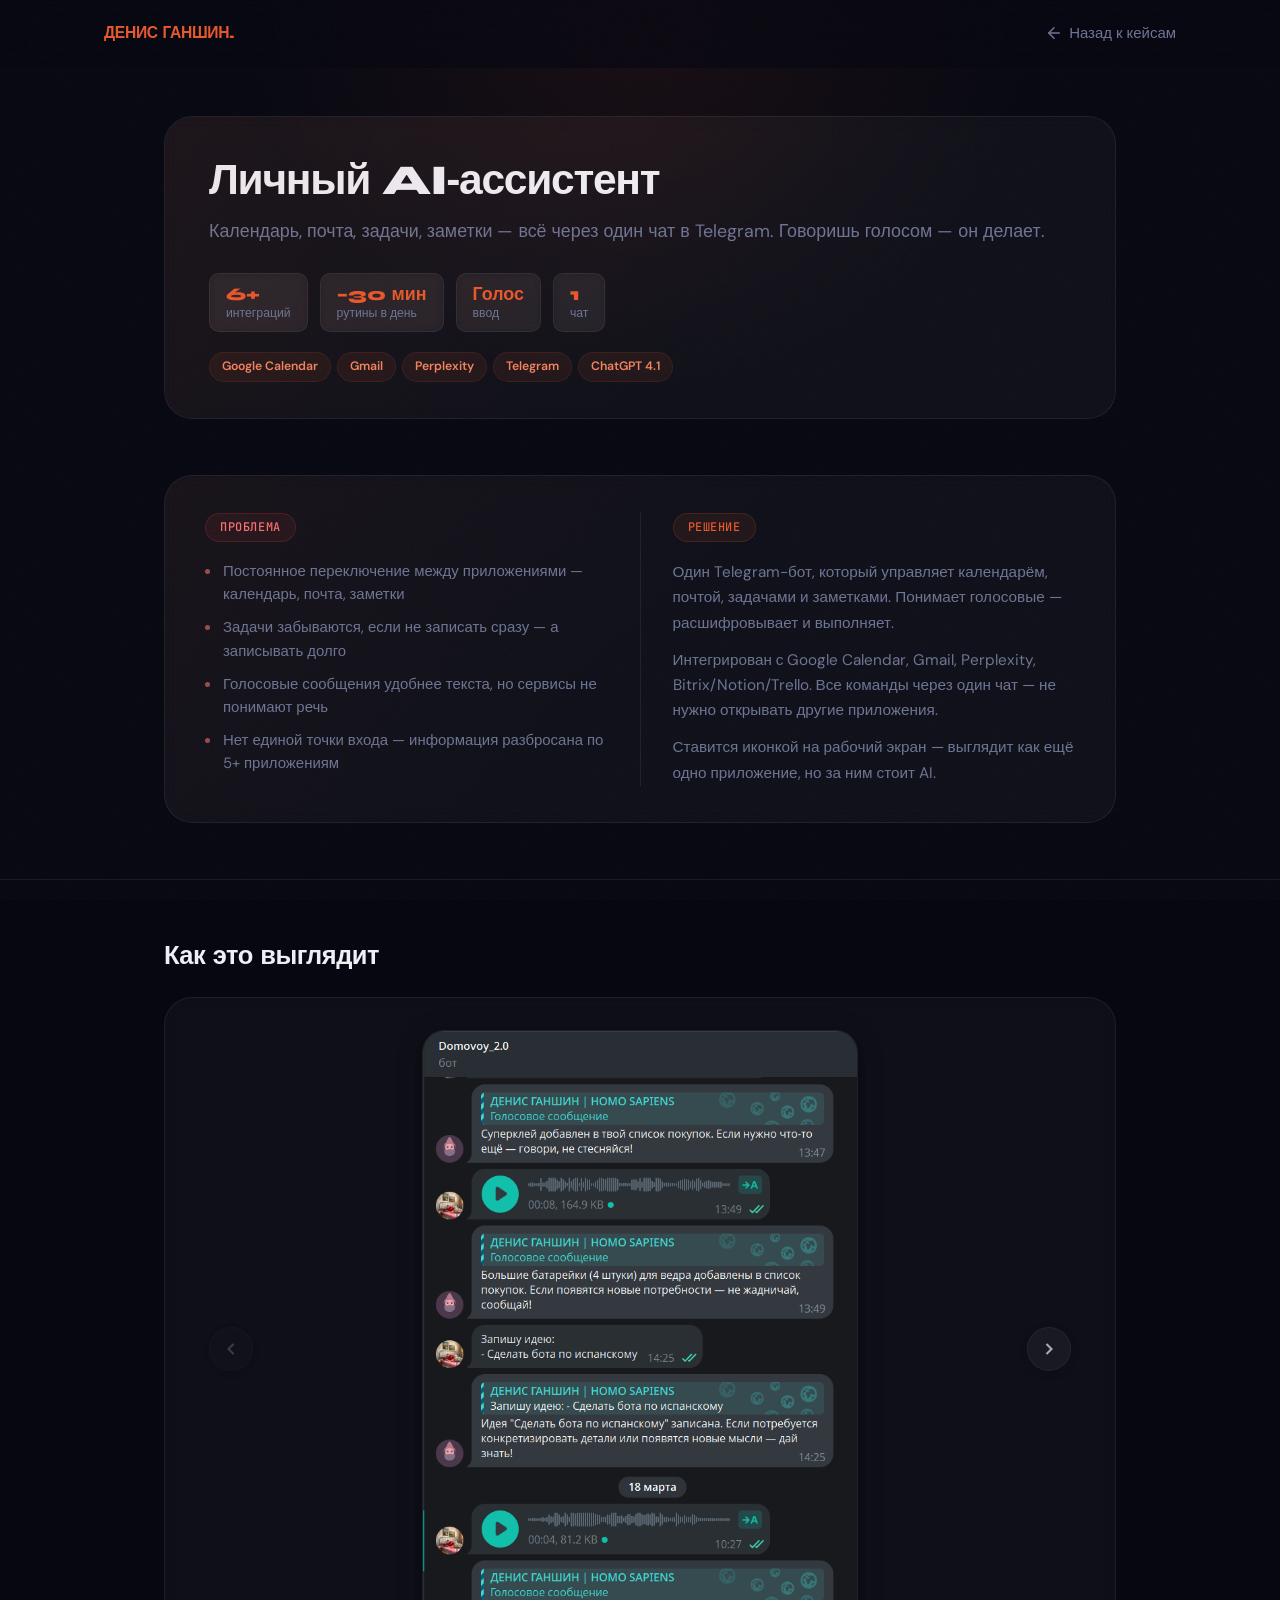
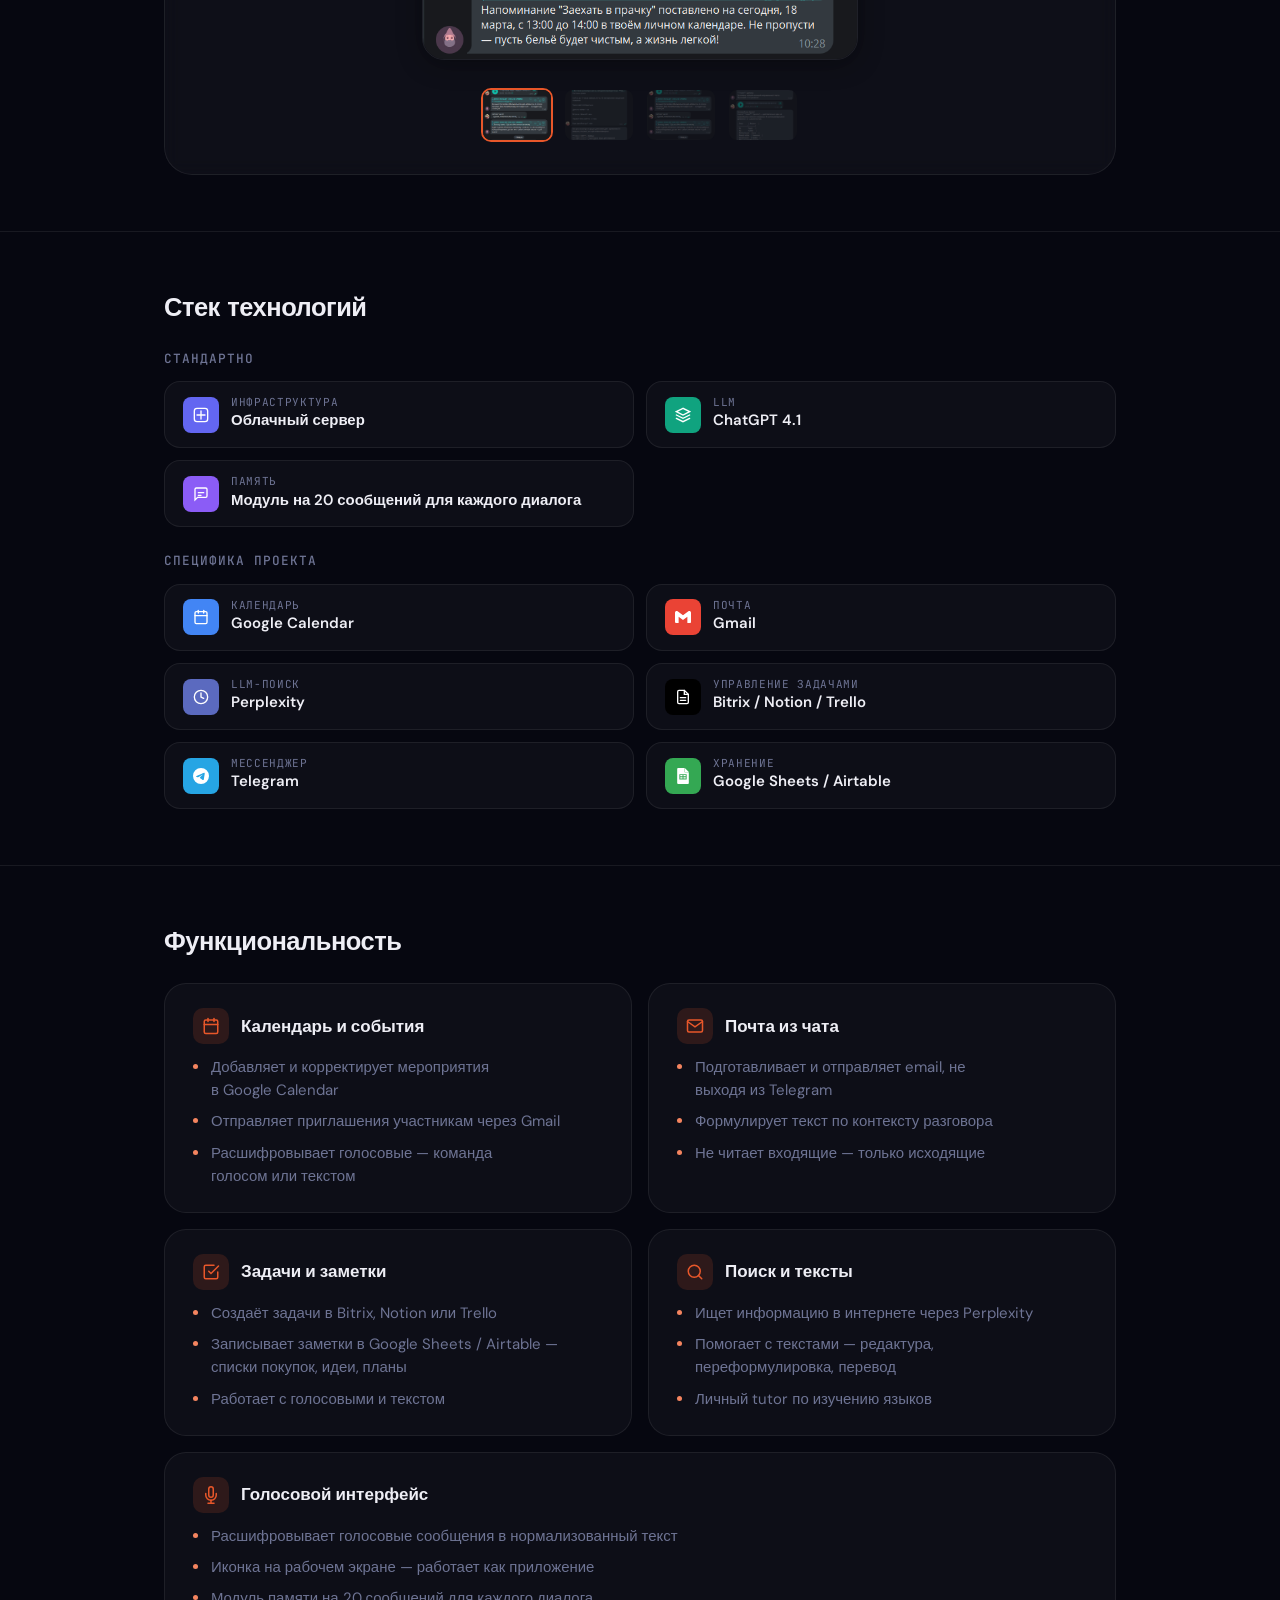
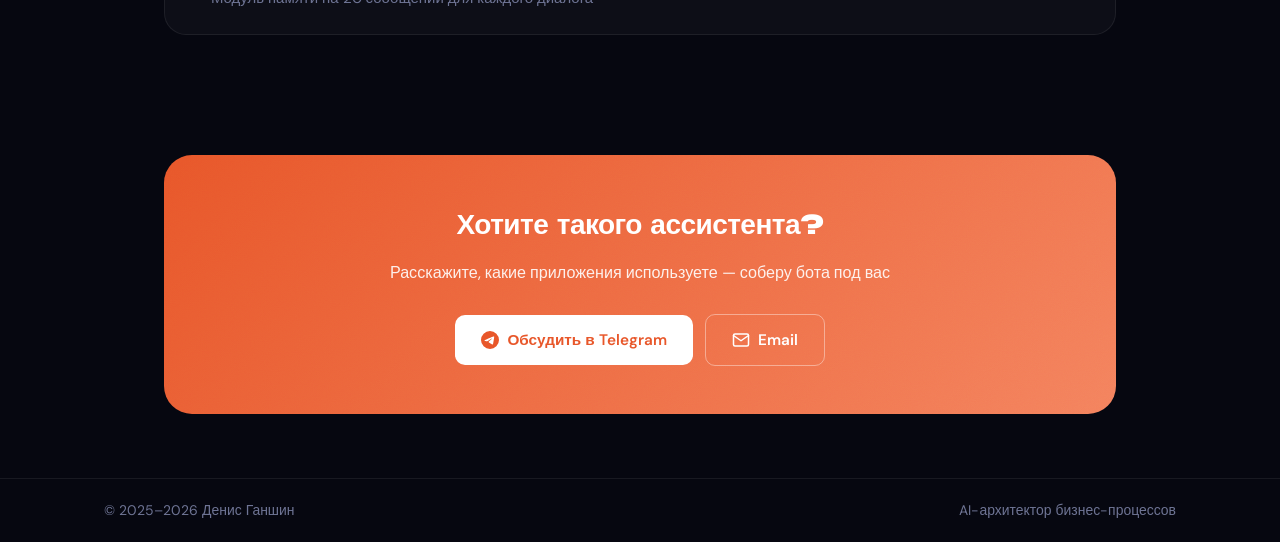
<file: cases/personal-assistant.html>
﻿<!DOCTYPE html>
<html lang="ru">
<head>
  <meta charset="UTF-8">
  <meta name="viewport" content="width=device-width, initial-scale=1.0">
  <title>Личный AI-ассистент — кейс | Денис Ганшин</title>
  <meta name="description" content="Telegram-бот с 6+ интеграциями: календарь, почта, задачи, заметки через голосовые команды. −30 мин рутины в день.">
  <meta property="og:title" content="Личный AI-ассистент — кейс">
  <meta property="og:description" content="Telegram-бот с 6+ интеграциями: календарь, почта, задачи, заметки через голосовые команды.">
  <meta property="og:type" content="article">
  <meta property="og:locale" content="ru_RU">
  <link rel="preconnect" href="https://fonts.googleapis.com">
  <link rel="preconnect" href="https://fonts.gstatic.com" crossorigin>
  <link href="https://fonts.googleapis.com/css2?family=Syne:wght@400;500;600;700;800&family=JetBrains+Mono:wght@400;500;600&family=DM+Sans:opsz,wght@9..40,400;9..40,500;9..40,600&display=swap" rel="stylesheet">
  <link rel="stylesheet" href="case.css?v=7">

</head>
<body>

  <!-- Header -->
  <header class="header" id="header">
    <div class="container header__inner">
      <a href="../index.html" class="header__logo">Денис Ганшин<span style="color:var(--accent)">.</span></a>
      <a href="../index.html#portfolio" class="header__back">
        <svg width="18" height="18" viewBox="0 0 24 24" fill="none" stroke="currentColor" stroke-width="2" stroke-linecap="round" stroke-linejoin="round"><path d="M19 12H5"/><polyline points="12 19 5 12 12 5"/></svg>
        Назад к кейсам
      </a>
    </div>
  </header>

  <main>

    <!-- 1. Hero: слева карточка, справа мокап -->
    <section class="case-hero">
      <div class="container container--narrow">
        <div class="case-hero__grid fade-up">
          <div class="case-hero__inner">
            <h1 class="case-hero__title">Личный AI&#8209;ассистент</h1>
            <p class="case-hero__subtitle">Календарь, почта, задачи, заметки — всё через один чат в Telegram. Говоришь голосом — он делает.</p>
            <div class="case-hero__metrics">
              <div class="case-hero__metric">
                <span class="case-hero__metric-value">6+</span>
                <span class="case-hero__metric-label">интеграций</span>
              </div>
              <div class="case-hero__metric">
                <span class="case-hero__metric-value">−30 мин</span>
                <span class="case-hero__metric-label">рутины в день</span>
              </div>
              <div class="case-hero__metric">
                <span class="case-hero__metric-value">Голос</span>
                <span class="case-hero__metric-label">ввод</span>
              </div>
              <div class="case-hero__metric">
                <span class="case-hero__metric-value">1</span>
                <span class="case-hero__metric-label">чат</span>
              </div>
            </div>
            <div class="case-hero__tags">
              <span class="tag">Google Calendar</span>
              <span class="tag">Gmail</span>
              <span class="tag">Perplexity</span>
              <span class="tag">Telegram</span>
              <span class="tag">ChatGPT 4.1</span>
            </div>
          </div></div>
      </div>
    </section>

    <!-- 2. Проблема + Решение -->
    <section class="case-section">
      <div class="container container--narrow">
        <div class="problem-solution fade-up">
          <div class="problem-solution__col">
            <span class="problem-solution__badge problem-solution__badge--problem">Проблема</span>
            <ul class="problem-bullets">
              <li>Постоянное переключение между приложениями — календарь, почта, заметки</li>
              <li>Задачи забываются, если не записать сразу — а записывать долго</li>
              <li>Голосовые сообщения удобнее текста, но сервисы не понимают речь</li>
              <li>Нет единой точки входа — информация разбросана по 5+ приложениям</li>
            </ul>
          </div>
          <div class="problem-solution__divider"></div>
          <div class="problem-solution__col">
            <span class="problem-solution__badge problem-solution__badge--solution">Решение</span>
            <p class="problem-solution__text">Один Telegram-бот, который управляет календарём, почтой, задачами и&nbsp;заметками. Понимает голосовые — расшифровывает и&nbsp;выполняет.</p>
            <p class="problem-solution__text">Интегрирован с Google Calendar, Gmail, Perplexity, Bitrix/Notion/Trello. Все команды через один чат — не нужно открывать другие&nbsp;приложения.</p>
            <p class="problem-solution__text">Ставится иконкой на рабочий экран — выглядит как ещё одно приложение, но за ним стоит&nbsp;AI.</p>
          </div>
        </div>
      </div>
    </section>

    <!-- 3. Скриншоты -->
    <section class="case-section">
      <div class="container container--narrow">
        <h2 class="case-section__title fade-up">Как это выглядит</h2>
        <div class="gallery fade-up">
          <div class="gallery__item">
            <img src="image/case-personal-assistant-1.png" alt="Ассистент планирует встречу" loading="lazy">
          </div>
          <div class="gallery__item">
            <img src="image/case-personal-assistant-2.png" alt="Ассистент проверяет календарь" loading="lazy">
          </div>
          <div class="gallery__item">
            <img src="image/case-personal-assistant-3.png" alt="Ассистент формирует задачу" loading="lazy">
          </div>
          <div class="gallery__item">
            <img src="image/case-personal-assistant-4.png" alt="Ассистент отправляет напоминание" loading="lazy">
          </div>
        </div>
      </div>
    </section>

    <!-- 4. Стек технологий (перед функциональностью) -->
    <section class="case-section">
      <div class="container container--narrow">
        <h2 class="case-section__title fade-up">Стек технологий</h2>

        <h3 class="stack-group-title fade-up">Стандартно</h3>
        <div class="stack-detail">
          <div class="stack-detail__item fade-up">
            <div class="stack-detail__icon" style="background:#6366f1">
              <svg width="16" height="16" viewBox="0 0 24 24" fill="none" stroke="#fff" stroke-width="2" stroke-linecap="round"><rect x="2" y="2" width="20" height="20" rx="4"/><path d="M12 6v12"/><path d="M6 12h12"/></svg>
            </div>
            <div class="stack-detail__info">
              <span class="stack-detail__label">Инфраструктура</span>
              <span class="stack-detail__name">Облачный сервер</span>
            </div>
          </div>
          <div class="stack-detail__item fade-up">
            <div class="stack-detail__icon" style="background:#10a37f">
              <svg width="16" height="16" viewBox="0 0 24 24" fill="none" stroke="#fff" stroke-width="2" stroke-linecap="round"><path d="M12 2L2 7l10 5 10-5-10-5z"/><path d="M2 17l10 5 10-5"/><path d="M2 12l10 5 10-5"/></svg>
            </div>
            <div class="stack-detail__info">
              <span class="stack-detail__label">LLM</span>
              <span class="stack-detail__name">ChatGPT 4.1</span>
            </div>
          </div>
          <div class="stack-detail__item fade-up">
            <div class="stack-detail__icon" style="background:#8b5cf6">
              <svg width="16" height="16" viewBox="0 0 24 24" fill="none" stroke="#fff" stroke-width="2" stroke-linecap="round"><path d="M21 15a2 2 0 0 1-2 2H7l-4 4V5a2 2 0 0 1 2-2h14a2 2 0 0 1 2 2z"/><path d="M8 10h8"/><path d="M8 14h4"/></svg>
            </div>
            <div class="stack-detail__info">
              <span class="stack-detail__label">Память</span>
              <span class="stack-detail__name">Модуль на 20 сообщений для каждого&nbsp;диалога</span>
            </div>
          </div>
        </div>

        <h3 class="stack-group-title fade-up">Специфика проекта</h3>
        <div class="stack-detail">
          <div class="stack-detail__item fade-up">
            <div class="stack-detail__icon" style="background:#4285f4">
              <svg width="16" height="16" viewBox="0 0 24 24" fill="none" stroke="#fff" stroke-width="2" stroke-linecap="round"><rect x="3" y="4" width="18" height="18" rx="2" ry="2"/><line x1="16" y1="2" x2="16" y2="6"/><line x1="8" y1="2" x2="8" y2="6"/><line x1="3" y1="10" x2="21" y2="10"/></svg>
            </div>
            <div class="stack-detail__info">
              <span class="stack-detail__label">Календарь</span>
              <span class="stack-detail__name">Google Calendar</span>
            </div>
          </div>
          <div class="stack-detail__item fade-up">
            <div class="stack-detail__icon" style="background:#ea4335">
              <svg width="16" height="16" viewBox="0 0 24 24" fill="#fff"><path d="M24 5.457v13.909c0 .904-.732 1.636-1.636 1.636h-3.819V11.73L12 16.64l-6.545-4.91v9.273H1.636A1.636 1.636 0 0 1 0 19.366V5.457c0-2.023 2.309-3.178 3.927-1.964L5.455 4.64 12 9.548l6.545-4.91 1.528-1.145C21.69 2.28 24 3.434 24 5.457z"/></svg>
            </div>
            <div class="stack-detail__info">
              <span class="stack-detail__label">Почта</span>
              <span class="stack-detail__name">Gmail</span>
            </div>
          </div>
          <div class="stack-detail__item fade-up">
            <div class="stack-detail__icon" style="background:#5b6abf">
              <svg width="16" height="16" viewBox="0 0 24 24" fill="none" stroke="#fff" stroke-width="2" stroke-linecap="round"><circle cx="12" cy="12" r="10"/><path d="M12 6v6l4 2"/></svg>
            </div>
            <div class="stack-detail__info">
              <span class="stack-detail__label">LLM-поиск</span>
              <span class="stack-detail__name">Perplexity</span>
            </div>
          </div>
          <div class="stack-detail__item fade-up">
            <div class="stack-detail__icon" style="background:#000000">
              <svg width="16" height="16" viewBox="0 0 24 24" fill="none" stroke="#fff" stroke-width="2" stroke-linecap="round"><path d="M14 2H6a2 2 0 0 0-2 2v16a2 2 0 0 0 2 2h12a2 2 0 0 0 2-2V8z"/><polyline points="14 2 14 8 20 8"/><line x1="16" y1="13" x2="8" y2="13"/><line x1="16" y1="17" x2="8" y2="17"/></svg>
            </div>
            <div class="stack-detail__info">
              <span class="stack-detail__label">Управление задачами</span>
              <span class="stack-detail__name">Bitrix / Notion / Trello</span>
            </div>
          </div>
          <div class="stack-detail__item fade-up">
            <div class="stack-detail__icon" style="background:#26A5E4">
              <svg width="16" height="16" viewBox="0 0 24 24" fill="#fff"><path d="M11.944 0A12 12 0 0 0 0 12a12 12 0 0 0 12 12 12 12 0 0 0 12-12A12 12 0 0 0 12 0a12 12 0 0 0-.056 0zm4.962 7.224c.1-.002.321.023.465.14a.506.506 0 0 1 .171.325c.016.093.036.306.02.472-.18 1.898-.962 6.502-1.36 8.627-.168.9-.499 1.201-.82 1.23-.696.065-1.225-.46-1.9-.902-1.056-.693-1.653-1.124-2.678-1.8-1.185-.78-.417-1.21.258-1.91.177-.184 3.247-2.977 3.307-3.23.007-.032.014-.15-.056-.212s-.174-.041-.249-.024c-.106.024-1.793 1.14-5.061 3.345-.48.33-.913.49-1.302.48-.428-.008-1.252-.241-1.865-.44-.752-.245-1.349-.374-1.297-.789.027-.216.325-.437.893-.663 3.498-1.524 5.83-2.529 6.998-3.014 3.332-1.386 4.025-1.627 4.476-1.635z"/></svg>
            </div>
            <div class="stack-detail__info">
              <span class="stack-detail__label">Мессенджер</span>
              <span class="stack-detail__name">Telegram</span>
            </div>
          </div>
          <div class="stack-detail__item fade-up">
            <div class="stack-detail__icon" style="background:#34a853">
              <svg width="16" height="16" viewBox="0 0 24 24" fill="#fff"><path d="M11.318 12.545H7.91v-1.909h3.41v1.91zM14.728 0v6h6l-6-6zm1.363 10.636h-3.41v1.91h3.41v-1.91zm0 3.273h-3.41v1.91h3.41v-1.91zM20.727 6.5v15.864c0 .904-.732 1.636-1.636 1.636H4.909a1.636 1.636 0 0 1-1.636-1.636V1.636C3.273.732 4.005 0 4.909 0h9.318v6.5h6.5zm-3.273 2.773H6.545v7.909h10.91v-7.91zm-6.136 4.636H7.91v1.91h3.41v-1.91z"/></svg>
            </div>
            <div class="stack-detail__info">
              <span class="stack-detail__label">Хранение</span>
              <span class="stack-detail__name">Google Sheets / Airtable</span>
            </div>
          </div>
        </div>
      </div>
    </section>

    <!-- 5. Функциональность (2 колонки) -->
    <section class="case-section">
      <div class="container container--narrow">
        <h2 class="case-section__title fade-up">Функциональность</h2>
        <div class="impl-blocks impl-blocks--grid">

          <div class="impl-block fade-up">
            <div class="impl-block__header">
              <div class="impl-block__icon">
                <svg width="18" height="18" viewBox="0 0 24 24" fill="none" stroke="currentColor" stroke-width="2" stroke-linecap="round"><rect x="3" y="4" width="18" height="18" rx="2" ry="2"/><line x1="16" y1="2" x2="16" y2="6"/><line x1="8" y1="2" x2="8" y2="6"/><line x1="3" y1="10" x2="21" y2="10"/></svg>
              </div>
              <h3 class="impl-block__title">Календарь и&nbsp;события</h3>
            </div>
            <ul class="impl-block__list">
              <li>Добавляет и корректирует мероприятия в Google&nbsp;Calendar</li>
              <li>Отправляет приглашения участникам через&nbsp;Gmail</li>
              <li>Расшифровывает голосовые — команда голосом или&nbsp;текстом</li>
            </ul>
          </div>

          <div class="impl-block fade-up">
            <div class="impl-block__header">
              <div class="impl-block__icon">
                <svg width="18" height="18" viewBox="0 0 24 24" fill="none" stroke="currentColor" stroke-width="2" stroke-linecap="round"><path d="M4 4h16c1.1 0 2 .9 2 2v12c0 1.1-.9 2-2 2H4c-1.1 0-2-.9-2-2V6c0-1.1.9-2 2-2z"/><polyline points="22 6 12 13 2 6"/></svg>
              </div>
              <h3 class="impl-block__title">Почта из&nbsp;чата</h3>
            </div>
            <ul class="impl-block__list">
              <li>Подготавливает и отправляет email, не выходя из&nbsp;Telegram</li>
              <li>Формулирует текст по контексту&nbsp;разговора</li>
              <li>Не читает входящие — только&nbsp;исходящие</li>
            </ul>
          </div>

          <div class="impl-block fade-up">
            <div class="impl-block__header">
              <div class="impl-block__icon">
                <svg width="18" height="18" viewBox="0 0 24 24" fill="none" stroke="currentColor" stroke-width="2" stroke-linecap="round"><path d="M9 11l3 3L22 4"/><path d="M21 12v7a2 2 0 0 1-2 2H5a2 2 0 0 1-2-2V5a2 2 0 0 1 2-2h11"/></svg>
              </div>
              <h3 class="impl-block__title">Задачи и&nbsp;заметки</h3>
            </div>
            <ul class="impl-block__list">
              <li>Создаёт задачи в Bitrix, Notion или&nbsp;Trello</li>
              <li>Записывает заметки в Google Sheets / Airtable — списки покупок, идеи,&nbsp;планы</li>
              <li>Работает с голосовыми и&nbsp;текстом</li>
            </ul>
          </div>

          <div class="impl-block fade-up">
            <div class="impl-block__header">
              <div class="impl-block__icon">
                <svg width="18" height="18" viewBox="0 0 24 24" fill="none" stroke="currentColor" stroke-width="2" stroke-linecap="round"><circle cx="11" cy="11" r="8"/><line x1="21" y1="21" x2="16.65" y2="16.65"/></svg>
              </div>
              <h3 class="impl-block__title">Поиск и&nbsp;тексты</h3>
            </div>
            <ul class="impl-block__list">
              <li>Ищет информацию в интернете через&nbsp;Perplexity</li>
              <li>Помогает с текстами — редактура, переформулировка,&nbsp;перевод</li>
              <li>Личный tutor по изучению&nbsp;языков</li>
            </ul>
          </div>

          <div class="impl-block impl-block--wide fade-up">
            <div class="impl-block__header">
              <div class="impl-block__icon">
                <svg width="18" height="18" viewBox="0 0 24 24" fill="none" stroke="currentColor" stroke-width="2" stroke-linecap="round"><path d="M12 1a3 3 0 0 0-3 3v8a3 3 0 0 0 6 0V4a3 3 0 0 0-3-3z"/><path d="M19 10v2a7 7 0 0 1-14 0v-2"/><line x1="12" y1="19" x2="12" y2="23"/><line x1="8" y1="23" x2="16" y2="23"/></svg>
              </div>
              <h3 class="impl-block__title">Голосовой интерфейс</h3>
            </div>
            <ul class="impl-block__list">
              <li>Расшифровывает голосовые сообщения в нормализованный&nbsp;текст</li>
              <li>Иконка на рабочем экране — работает как&nbsp;приложение</li>
              <li>Модуль памяти на 20 сообщений для каждого&nbsp;диалога</li>
            </ul>
          </div>

        </div>
      </div>
    </section>

    <!-- 6. CTA -->
    <section class="case-cta">
      <div class="container container--narrow">
        <div class="case-cta__card fade-up">
          <h2 class="case-cta__title">Хотите такого ассистента?</h2>
          <p class="case-cta__text">Расскажите, какие приложения используете — соберу бота под вас</p>
          <div class="case-cta__buttons">
            <a href="https://t.me/Vachos" class="btn btn--white" target="_blank" rel="noopener">
              <svg width="18" height="18" viewBox="0 0 24 24" fill="currentColor"><path d="M11.944 0A12 12 0 0 0 0 12a12 12 0 0 0 12 12 12 12 0 0 0 12-12A12 12 0 0 0 12 0a12 12 0 0 0-.056 0zm4.962 7.224c.1-.002.321.023.465.14a.506.506 0 0 1 .171.325c.016.093.036.306.02.472-.18 1.898-.962 6.502-1.36 8.627-.168.9-.499 1.201-.82 1.23-.696.065-1.225-.46-1.9-.902-1.056-.693-1.653-1.124-2.678-1.8-1.185-.78-.417-1.21.258-1.91.177-.184 3.247-2.977 3.307-3.23.007-.032.014-.15-.056-.212s-.174-.041-.249-.024c-.106.024-1.793 1.14-5.061 3.345-.48.33-.913.49-1.302.48-.428-.008-1.252-.241-1.865-.44-.752-.245-1.349-.374-1.297-.789.027-.216.325-.437.893-.663 3.498-1.524 5.83-2.529 6.998-3.014 3.332-1.386 4.025-1.627 4.476-1.635z"/></svg>
              Обсудить в Telegram
            </a>
            <a href="mailto:denis.ganshin@enjoyers.org" class="btn btn--white-outline">
              <svg width="18" height="18" viewBox="0 0 24 24" fill="none" stroke="currentColor" stroke-width="2" stroke-linecap="round" stroke-linejoin="round"><path d="M4 4h16c1.1 0 2 .9 2 2v12c0 1.1-.9 2-2 2H4c-1.1 0-2-.9-2-2V6c0-1.1.9-2 2-2z"/><polyline points="22 6 12 13 2 6"/></svg>
              Email
            </a>
          </div>
        </div>
      </div>
    </section>

  </main>

  <!-- Footer -->
  <footer class="footer">
    <div class="container footer__inner">
      <span class="footer__copy">&copy; 2025–2026 Денис Ганшин</span>
      <span class="footer__role">AI-архитектор бизнес-процессов</span>
    </div>
  </footer>
<script src="case-script.js"></script>

<script src="lightbox.js"></script>
<script src="gallery-nav.js"></script>
</body>
</html>
</file>
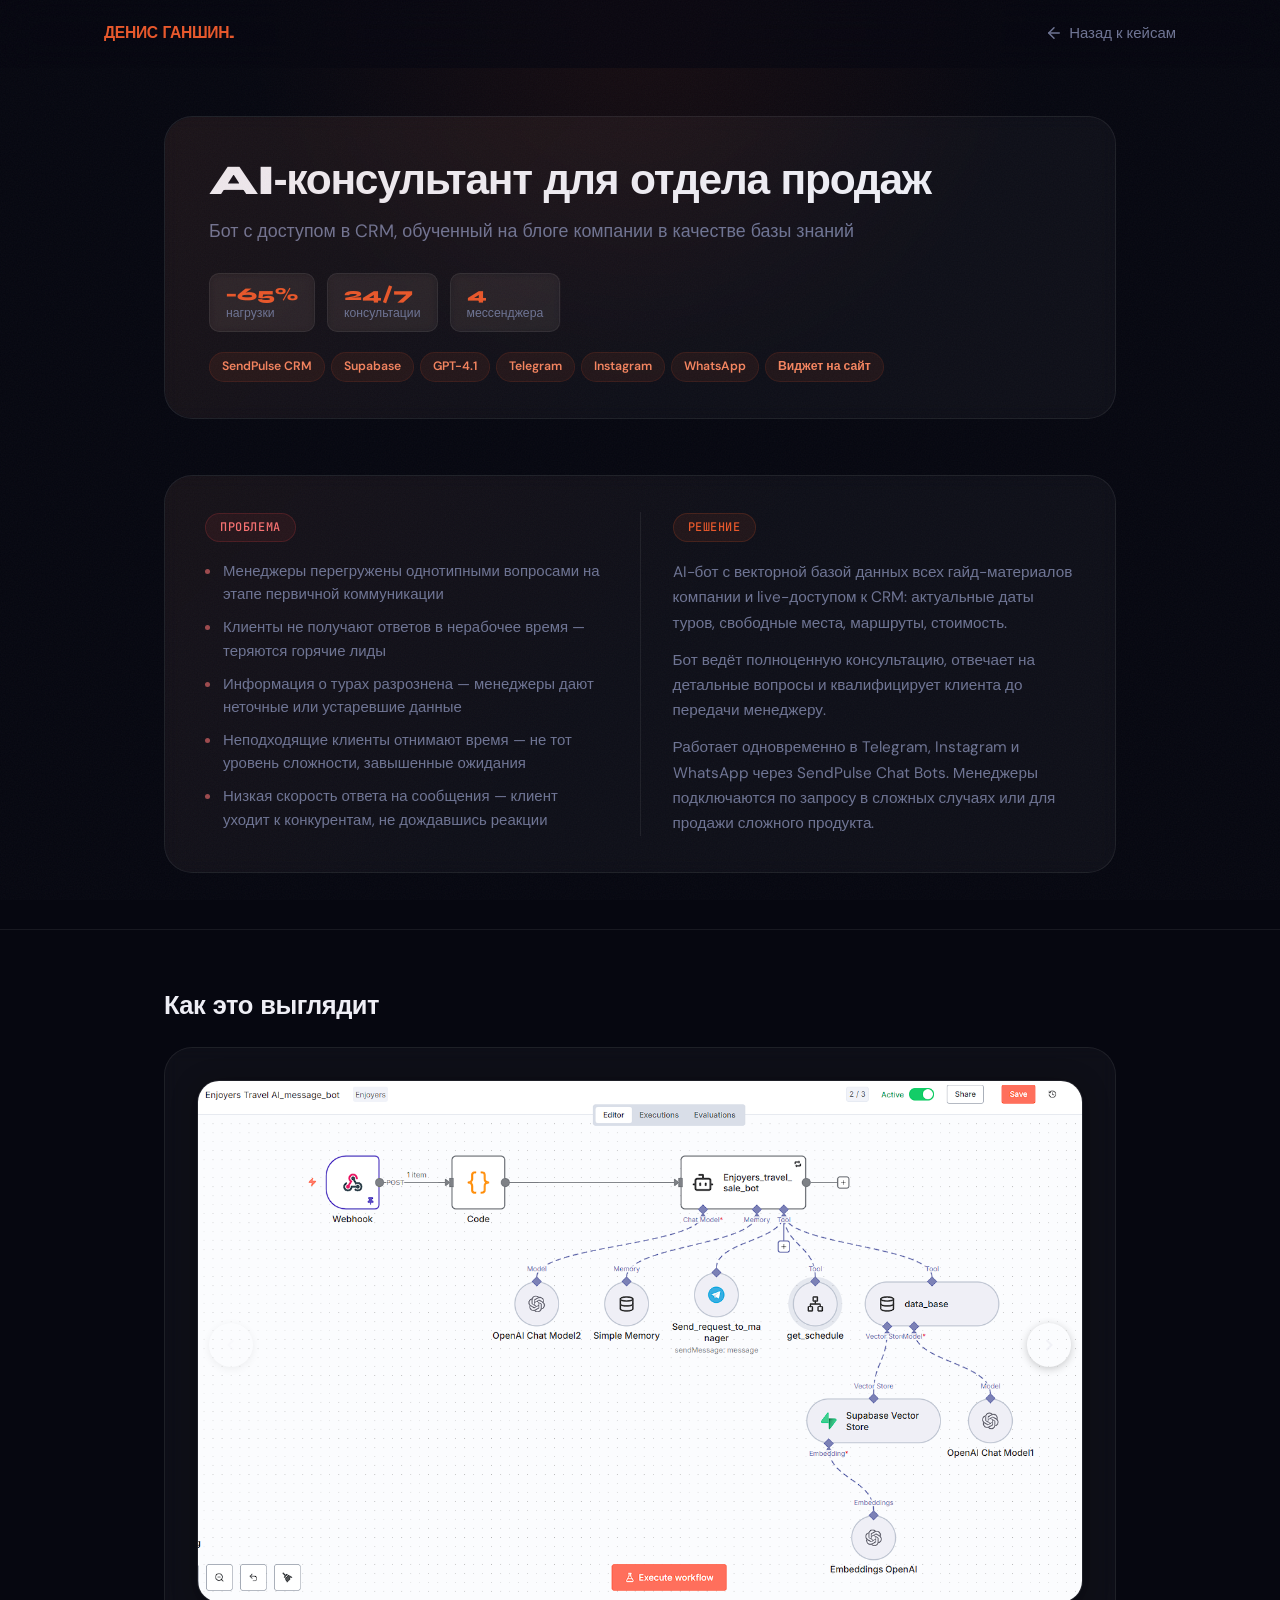
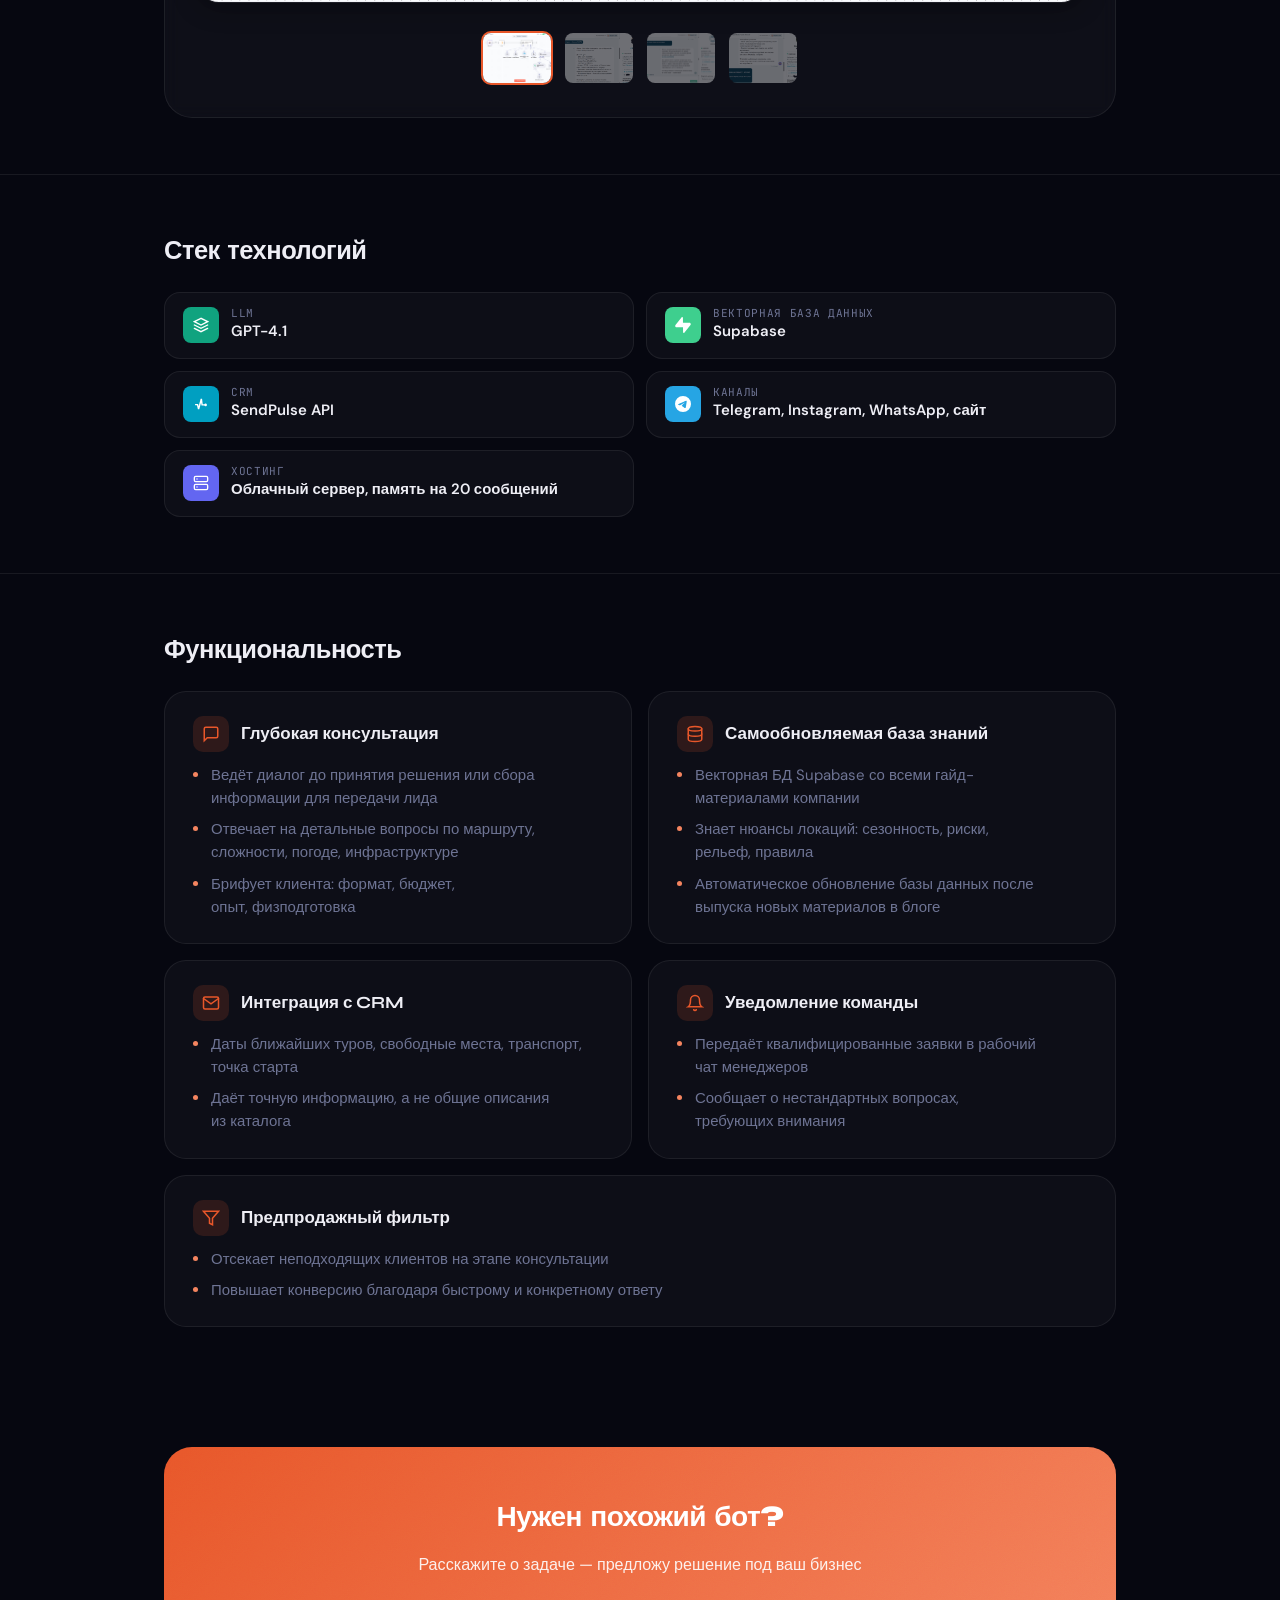
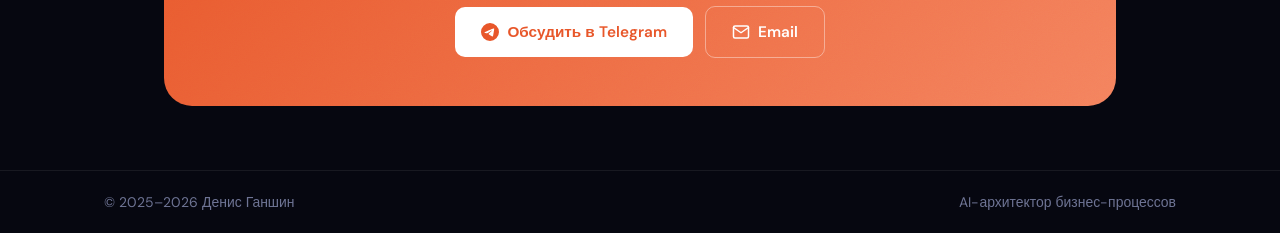
<file: cases/sales-bot.html>
﻿<!DOCTYPE html>
<html lang="ru">
<head>
  <meta charset="UTF-8">
  <meta name="viewport" content="width=device-width, initial-scale=1.0">
  <title>AI-консультант для отдела продаж — кейс | Денис Ганшин</title>
  <meta name="description" content="AI-бот для туристической компании: консультирует клиентов 24/7, знает все туры, квалифицирует лидов. −65% нагрузки на менеджеров.">
  <meta property="og:title" content="AI-консультант для отдела продаж — кейс">
  <meta property="og:description" content="AI-бот с базой знаний и CRM-интеграцией для туристической компании.">
  <meta property="og:type" content="article">
  <meta property="og:locale" content="ru_RU">
  <link rel="preconnect" href="https://fonts.googleapis.com">
  <link rel="preconnect" href="https://fonts.gstatic.com" crossorigin>
  <link href="https://fonts.googleapis.com/css2?family=Syne:wght@400;500;600;700;800&family=JetBrains+Mono:wght@400;500;600&family=DM+Sans:opsz,wght@9..40,400;9..40,500;9..40,600&display=swap" rel="stylesheet">
  <link rel="stylesheet" href="case.css?v=7">

</head>
<body>

  <!-- Header -->
  <header class="header" id="header">
    <div class="container header__inner">
      <a href="../index.html" class="header__logo">Денис Ганшин<span style="color:var(--accent)">.</span></a>
      <a href="../index.html#portfolio" class="header__back">
        <svg width="18" height="18" viewBox="0 0 24 24" fill="none" stroke="currentColor" stroke-width="2" stroke-linecap="round" stroke-linejoin="round"><path d="M19 12H5"/><polyline points="12 19 5 12 12 5"/></svg>
        Назад к кейсам
      </a>
    </div>
  </header>

  <main>

    <!-- 1. Hero: слева карточка, справа мокап -->
    <section class="case-hero">
      <div class="container container--narrow">
        <div class="case-hero__grid fade-up">
          <div class="case-hero__inner">
            <h1 class="case-hero__title">AI&#8209;консультант для отдела продаж</h1>
            <p class="case-hero__subtitle">Бот с доступом в CRM, обученный на блоге компании в качестве базы знаний</p>
            <div class="case-hero__metrics">
              <div class="case-hero__metric">
                <span class="case-hero__metric-value">−65%</span>
                <span class="case-hero__metric-label">нагрузки</span>
              </div>
              <div class="case-hero__metric">
                <span class="case-hero__metric-value">24/7</span>
                <span class="case-hero__metric-label">консультации</span>
              </div>
              <div class="case-hero__metric">
                <span class="case-hero__metric-value">4</span>
                <span class="case-hero__metric-label">мессенджера</span>
              </div>
            </div>
            <div class="case-hero__tags">
              <span class="tag">SendPulse CRM</span>
              <span class="tag">Supabase</span>
              <span class="tag">GPT-4.1</span>
              <span class="tag">Telegram</span>
              <span class="tag">Instagram</span>
              <span class="tag">WhatsApp</span>
              <span class="tag">Виджет на сайт</span>
            </div>
          </div></div>
      </div>
    </section>

    <!-- 2. Проблема + Решение -->
    <section class="case-section">
      <div class="container container--narrow">
        <div class="problem-solution fade-up">
          <div class="problem-solution__col">
            <span class="problem-solution__badge problem-solution__badge--problem">Проблема</span>
            <ul class="problem-bullets">
              <li>Менеджеры перегружены однотипными вопросами на этапе первичной коммуникации</li>
              <li>Клиенты не получают ответов в нерабочее время — теряются горячие лиды</li>
              <li>Информация о турах разрознена — менеджеры дают неточные или устаревшие данные</li>
              <li>Неподходящие клиенты отнимают время — не тот уровень сложности, завышенные ожидания</li>
              <li>Низкая скорость ответа на сообщения — клиент уходит к конкурентам, не дождавшись реакции</li>
            </ul>
          </div>
          <div class="problem-solution__divider"></div>
          <div class="problem-solution__col">
            <span class="problem-solution__badge problem-solution__badge--solution">Решение</span>
            <p class="problem-solution__text">AI-бот с векторной базой данных всех гайд-материалов компании и live-доступом к CRM: актуальные даты туров, свободные места, маршруты, стоимость.</p>
            <p class="problem-solution__text">Бот ведёт полноценную консультацию, отвечает на детальные вопросы и квалифицирует клиента до передачи менеджеру.</p>
            <p class="problem-solution__text">Работает одновременно в Telegram, Instagram и WhatsApp через SendPulse Chat Bots. Менеджеры подключаются по запросу в сложных случаях или для продажи сложного продукта.</p>
          </div>
        </div>
      </div>
    </section>

    <!-- 3. Скриншоты -->
    <section class="case-section">
      <div class="container container--narrow">
        <h2 class="case-section__title fade-up">Как это выглядит</h2>
        <div class="gallery fade-up">
          <div class="gallery__item">
            <img src="image/case_sales_bot%20%282%29.png" alt="Бот консультирует клиента по туру" loading="lazy">
          </div>
          <div class="gallery__item">
            <img src="image/case_sales_bot%20%281%29.png" alt="Схема автоматизации в n8n" loading="lazy">
          </div>
          <div class="gallery__item">
            <img src="image/case_sales_bot%20%284%29.png" alt="Бот отвечает на вопросы о точке сбора" loading="lazy">
          </div>
          <div class="gallery__item">
            <img src="image/case_sales_bot%20%285%29.png" alt="Бот квалифицирует клиента" loading="lazy">
          </div>
        </div>
      </div>
    </section>

    <!-- 4. Стек технологий (перед функциональностью) -->
    <section class="case-section">
      <div class="container container--narrow">
        <h2 class="case-section__title fade-up">Стек технологий</h2>
        <div class="stack-detail">
          <div class="stack-detail__item fade-up">
            <div class="stack-detail__icon" style="background:#10a37f">
              <svg width="16" height="16" viewBox="0 0 24 24" fill="none" stroke="#fff" stroke-width="2" stroke-linecap="round"><path d="M12 2L2 7l10 5 10-5-10-5z"/><path d="M2 17l10 5 10-5"/><path d="M2 12l10 5 10-5"/></svg>
            </div>
            <div class="stack-detail__info">
              <span class="stack-detail__label">LLM</span>
              <span class="stack-detail__name">GPT-4.1</span>
            </div>
          </div>
          <div class="stack-detail__item fade-up">
            <div class="stack-detail__icon" style="background:#3ECF8E">
              <svg width="16" height="16" viewBox="0 0 24 24" fill="#fff"><path d="M11.9 1.036c-.015-.986-1.26-1.41-1.874-.637L.764 12.05C-.33 13.427.65 15.455 2.409 15.455h9.579l.113 7.51c.014.985 1.259 1.408 1.873.636l9.262-11.653c1.093-1.375.113-3.403-1.645-3.403h-9.642z"/></svg>
            </div>
            <div class="stack-detail__info">
              <span class="stack-detail__label">Векторная база данных</span>
              <span class="stack-detail__name">Supabase</span>
            </div>
          </div>
          <div class="stack-detail__item fade-up">
            <div class="stack-detail__icon" style="background:#009fc1">
              <svg width="16" height="16" viewBox="29.5 29.5 300 300" fill="#fff"><path d="M147.3,280h-25.9l-18.3-75.1H68.5v-24.2h57.1l9.5,39.8L172.6,79h26.7l13,106.6h29.1c4.4-8,13-13.4,23-13.4c14.4,0,26,11.3,26,25.4c0,14-11.7,25.4-26,25.4c-10,0-18.4-5.4-23-13.4h-52.8l-7.8-53.8L147.3,280z"/></svg>
            </div>
            <div class="stack-detail__info">
              <span class="stack-detail__label">CRM</span>
              <span class="stack-detail__name">SendPulse API</span>
            </div>
          </div>
          <div class="stack-detail__item fade-up">
            <div class="stack-detail__icon" style="background:#26A5E4">
              <svg width="16" height="16" viewBox="0 0 24 24" fill="#fff"><path d="M11.944 0A12 12 0 0 0 0 12a12 12 0 0 0 12 12 12 12 0 0 0 12-12A12 12 0 0 0 12 0a12 12 0 0 0-.056 0zm4.962 7.224c.1-.002.321.023.465.14a.506.506 0 0 1 .171.325c.016.093.036.306.02.472-.18 1.898-.962 6.502-1.36 8.627-.168.9-.499 1.201-.82 1.23-.696.065-1.225-.46-1.9-.902-1.056-.693-1.653-1.124-2.678-1.8-1.185-.78-.417-1.21.258-1.91.177-.184 3.247-2.977 3.307-3.23.007-.032.014-.15-.056-.212s-.174-.041-.249-.024c-.106.024-1.793 1.14-5.061 3.345-.48.33-.913.49-1.302.48-.428-.008-1.252-.241-1.865-.44-.752-.245-1.349-.374-1.297-.789.027-.216.325-.437.893-.663 3.498-1.524 5.83-2.529 6.998-3.014 3.332-1.386 4.025-1.627 4.476-1.635z"/></svg>
            </div>
            <div class="stack-detail__info">
              <span class="stack-detail__label">Каналы</span>
              <span class="stack-detail__name">Telegram, Instagram, WhatsApp, сайт</span>
            </div>
          </div>
          <div class="stack-detail__item fade-up">
            <div class="stack-detail__icon" style="background:#6366f1">
              <svg width="16" height="16" viewBox="0 0 24 24" fill="none" stroke="#fff" stroke-width="2" stroke-linecap="round"><rect x="2" y="2" width="20" height="8" rx="2" ry="2"/><rect x="2" y="14" width="20" height="8" rx="2" ry="2"/><line x1="6" y1="6" x2="6.01" y2="6"/><line x1="6" y1="18" x2="6.01" y2="18"/></svg>
            </div>
            <div class="stack-detail__info">
              <span class="stack-detail__label">Хостинг</span>
              <span class="stack-detail__name">Облачный сервер, память на 20 сообщений</span>
            </div>
          </div>
        </div>
      </div>
    </section>

    <!-- 5. Функциональность (2 колонки) -->
    <section class="case-section">
      <div class="container container--narrow">
        <h2 class="case-section__title fade-up">Функциональность</h2>
        <div class="impl-blocks impl-blocks--grid">

          <div class="impl-block fade-up">
            <div class="impl-block__header">
              <div class="impl-block__icon">
                <svg width="18" height="18" viewBox="0 0 24 24" fill="none" stroke="currentColor" stroke-width="2" stroke-linecap="round"><path d="M21 15a2 2 0 0 1-2 2H7l-4 4V5a2 2 0 0 1 2-2h14a2 2 0 0 1 2 2z"/></svg>
              </div>
              <h3 class="impl-block__title">Глубокая консультация</h3>
            </div>
            <ul class="impl-block__list">
              <li>Ведёт диалог до принятия решения или сбора информации для передачи лида</li>
              <li>Отвечает на детальные вопросы по маршруту, сложности, погоде, инфраструктуре</li>
              <li>Брифует клиента: формат, бюджет, опыт, физподготовка</li>
            </ul>
          </div>

          <div class="impl-block fade-up">
            <div class="impl-block__header">
              <div class="impl-block__icon">
                <svg width="18" height="18" viewBox="0 0 24 24" fill="none" stroke="currentColor" stroke-width="2" stroke-linecap="round"><ellipse cx="12" cy="5" rx="9" ry="3"/><path d="M21 12c0 1.66-4 3-9 3s-9-1.34-9-3"/><path d="M3 5v14c0 1.66 4 3 9 3s9-1.34 9-3V5"/></svg>
              </div>
              <h3 class="impl-block__title">Самообновляемая база знаний</h3>
            </div>
            <ul class="impl-block__list">
              <li>Векторная БД Supabase со всеми гайд-материалами компании</li>
              <li>Знает нюансы локаций: сезонность, риски, рельеф, правила</li>
              <li>Автоматическое обновление базы данных после выпуска новых материалов в блоге</li>
            </ul>
          </div>

          <div class="impl-block fade-up">
            <div class="impl-block__header">
              <div class="impl-block__icon">
                <svg width="18" height="18" viewBox="0 0 24 24" fill="none" stroke="currentColor" stroke-width="2" stroke-linecap="round"><path d="M4 4h16c1.1 0 2 .9 2 2v12c0 1.1-.9 2-2 2H4c-1.1 0-2-.9-2-2V6c0-1.1.9-2 2-2z"/><polyline points="22 6 12 13 2 6"/></svg>
              </div>
              <h3 class="impl-block__title">Интеграция с CRM</h3>
            </div>
            <ul class="impl-block__list">
              <li>Даты ближайших туров, свободные места, транспорт, точка старта</li>
              <li>Даёт точную информацию, а не общие описания из каталога</li>
            </ul>
          </div>

          <div class="impl-block fade-up">
            <div class="impl-block__header">
              <div class="impl-block__icon">
                <svg width="18" height="18" viewBox="0 0 24 24" fill="none" stroke="currentColor" stroke-width="2" stroke-linecap="round"><path d="M18 8A6 6 0 0 0 6 8c0 7-3 9-3 9h18s-3-2-3-9"/><path d="M13.73 21a2 2 0 0 1-3.46 0"/></svg>
              </div>
              <h3 class="impl-block__title">Уведомление команды</h3>
            </div>
            <ul class="impl-block__list">
              <li>Передаёт квалифицированные заявки в рабочий чат менеджеров</li>
              <li>Сообщает о нестандартных вопросах, требующих внимания</li>
            </ul>
          </div>

          <div class="impl-block impl-block--wide fade-up">
            <div class="impl-block__header">
              <div class="impl-block__icon">
                <svg width="18" height="18" viewBox="0 0 24 24" fill="none" stroke="currentColor" stroke-width="2" stroke-linecap="round"><polygon points="22 3 2 3 10 12.46 10 19 14 21 14 12.46 22 3"/></svg>
              </div>
              <h3 class="impl-block__title">Предпродажный фильтр</h3>
            </div>
            <ul class="impl-block__list">
              <li>Отсекает неподходящих клиентов на этапе консультации</li>
              <li>Повышает конверсию благодаря быстрому и конкретному ответу</li>
            </ul>
          </div>

        </div>
      </div>
    </section>

    <!-- 6. CTA -->
    <section class="case-cta">
      <div class="container container--narrow">
        <div class="case-cta__card fade-up">
          <h2 class="case-cta__title">Нужен похожий бот?</h2>
          <p class="case-cta__text">Расскажите о задаче — предложу решение под ваш бизнес</p>
          <div class="case-cta__buttons">
            <a href="https://t.me/Vachos" class="btn btn--white" target="_blank" rel="noopener">
              <svg width="18" height="18" viewBox="0 0 24 24" fill="currentColor"><path d="M11.944 0A12 12 0 0 0 0 12a12 12 0 0 0 12 12 12 12 0 0 0 12-12A12 12 0 0 0 12 0a12 12 0 0 0-.056 0zm4.962 7.224c.1-.002.321.023.465.14a.506.506 0 0 1 .171.325c.016.093.036.306.02.472-.18 1.898-.962 6.502-1.36 8.627-.168.9-.499 1.201-.82 1.23-.696.065-1.225-.46-1.9-.902-1.056-.693-1.653-1.124-2.678-1.8-1.185-.78-.417-1.21.258-1.91.177-.184 3.247-2.977 3.307-3.23.007-.032.014-.15-.056-.212s-.174-.041-.249-.024c-.106.024-1.793 1.14-5.061 3.345-.48.33-.913.49-1.302.48-.428-.008-1.252-.241-1.865-.44-.752-.245-1.349-.374-1.297-.789.027-.216.325-.437.893-.663 3.498-1.524 5.83-2.529 6.998-3.014 3.332-1.386 4.025-1.627 4.476-1.635z"/></svg>
              Обсудить в Telegram
            </a>
            <a href="mailto:denis.ganshin@enjoyers.org" class="btn btn--white-outline">
              <svg width="18" height="18" viewBox="0 0 24 24" fill="none" stroke="currentColor" stroke-width="2" stroke-linecap="round" stroke-linejoin="round"><path d="M4 4h16c1.1 0 2 .9 2 2v12c0 1.1-.9 2-2 2H4c-1.1 0-2-.9-2-2V6c0-1.1.9-2 2-2z"/><polyline points="22 6 12 13 2 6"/></svg>
              Email
            </a>
          </div>
        </div>
      </div>
    </section>

  </main>

  <!-- Footer -->
  <footer class="footer">
    <div class="container footer__inner">
      <span class="footer__copy">&copy; 2025–2026 Денис Ганшин</span>
      <span class="footer__role">AI-архитектор бизнес-процессов</span>
    </div>
  </footer>
<script src="case-script.js"></script>

<script src="lightbox.js"></script>
<script src="gallery-nav.js"></script>
</body>
</html>
</file>
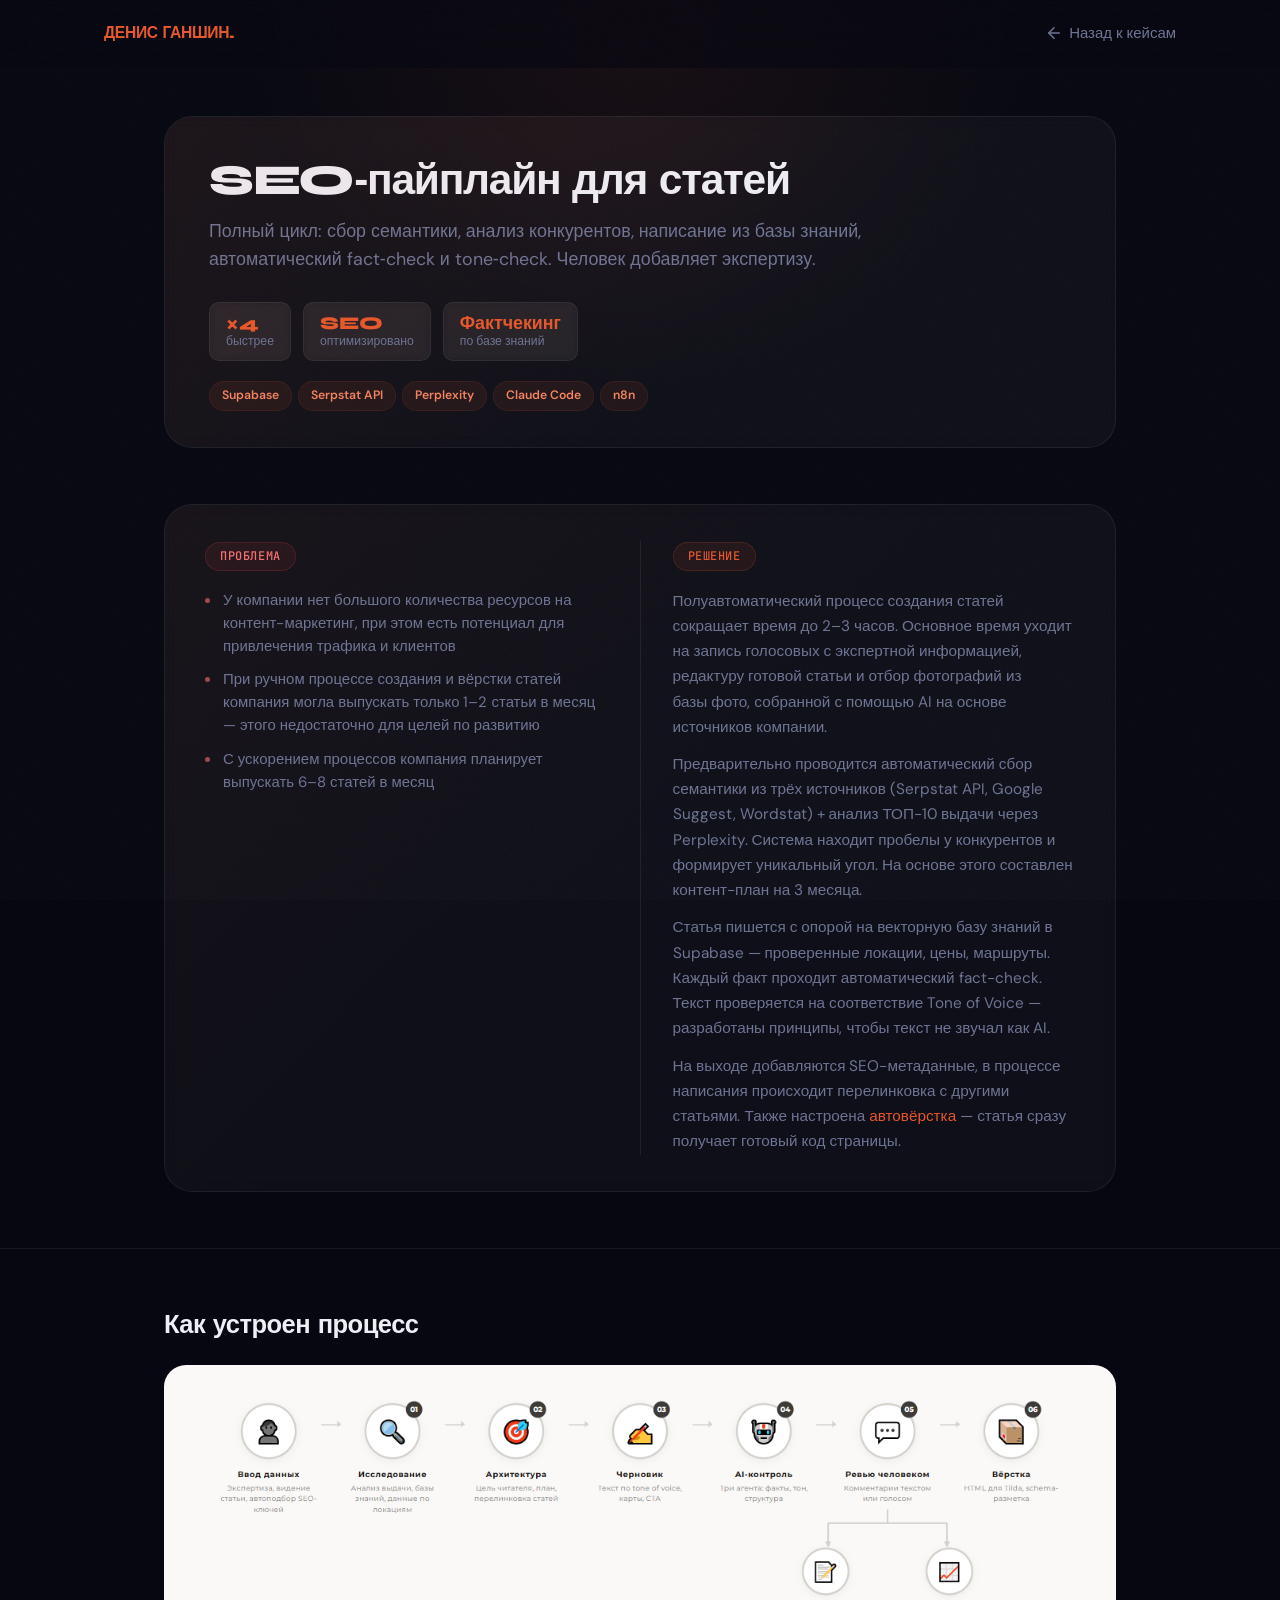
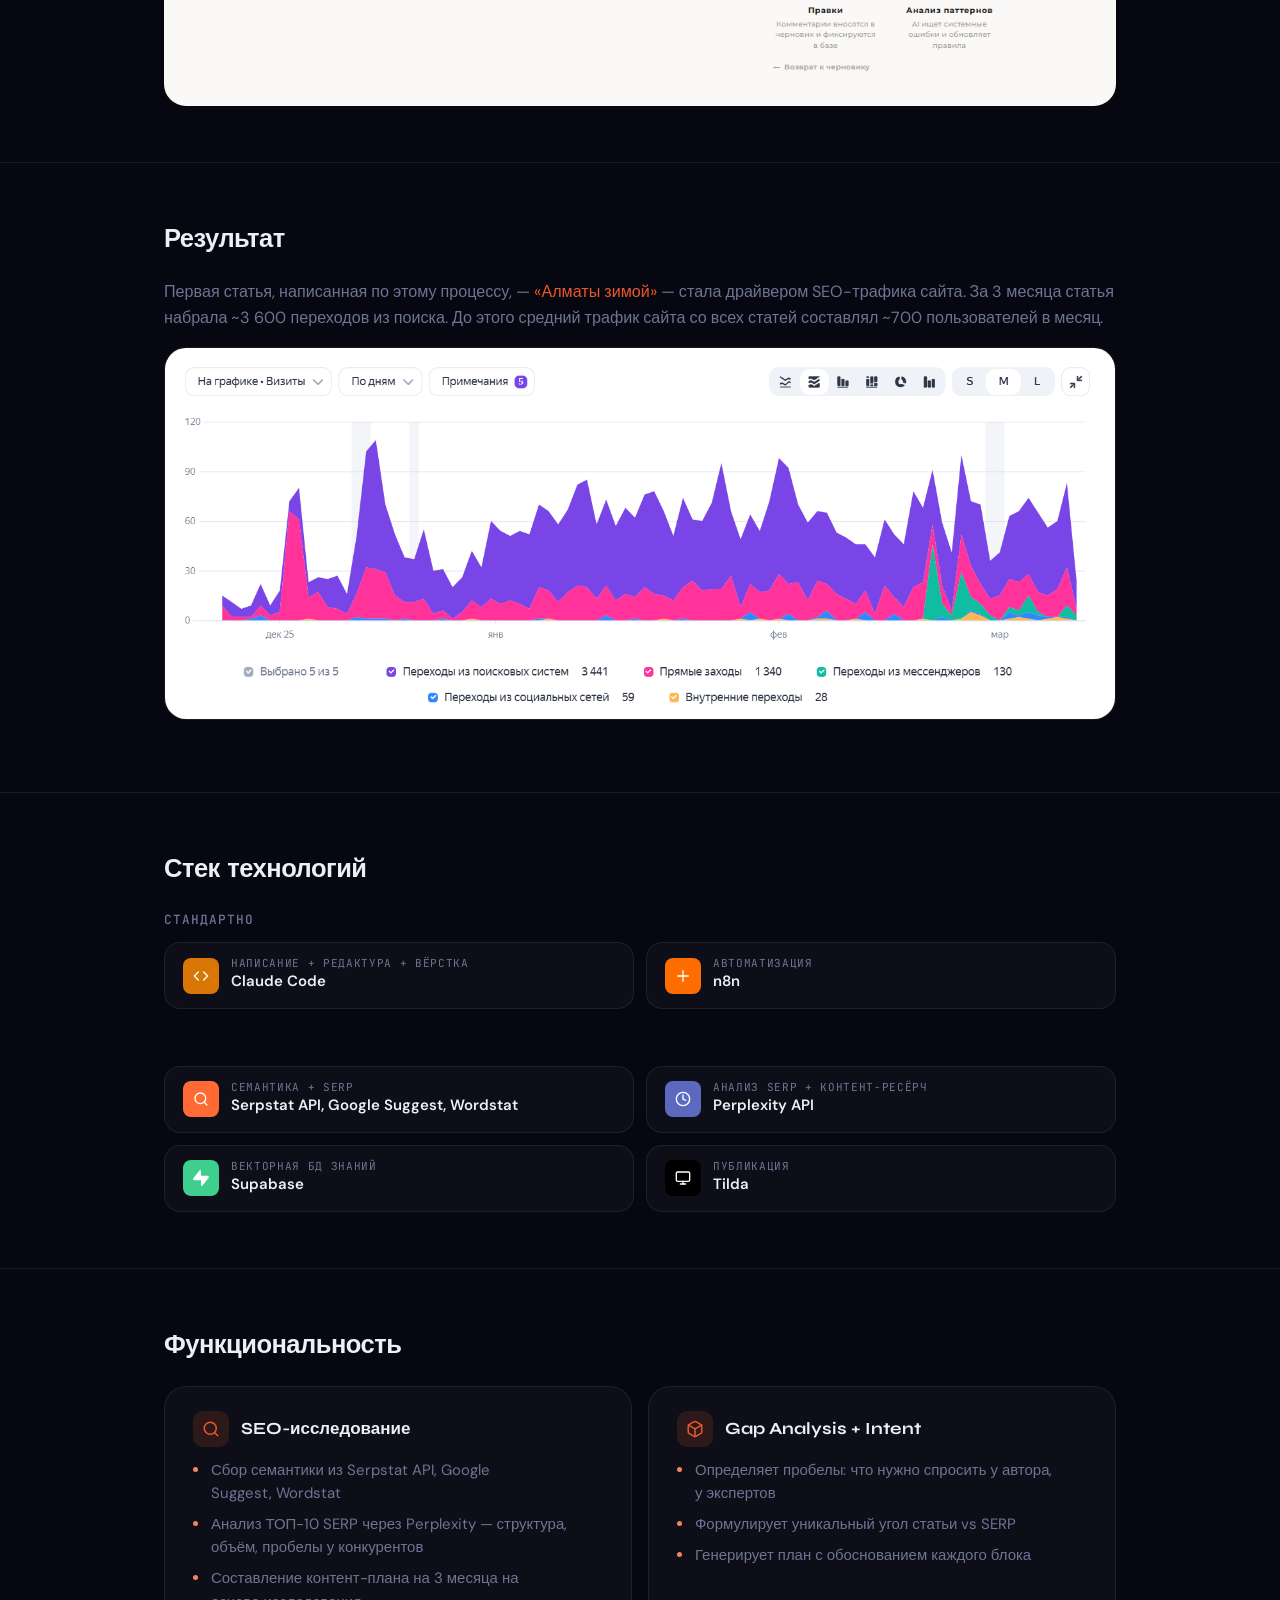
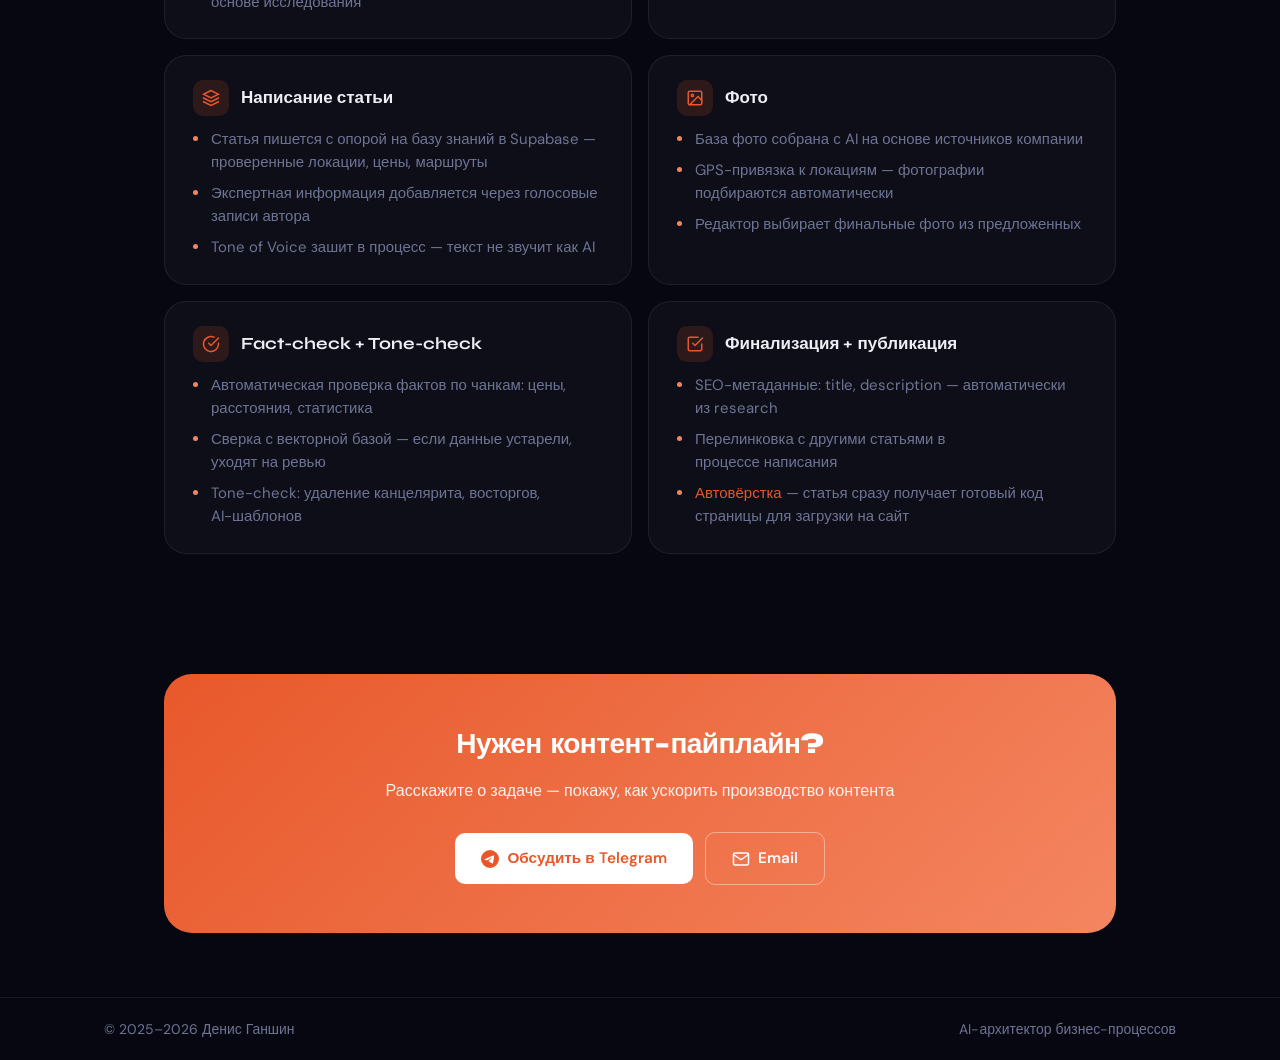
<file: cases/seo-pipeline.html>
﻿<!DOCTYPE html>
<html lang="ru">
<head>
  <meta charset="UTF-8">
  <meta name="viewport" content="width=device-width, initial-scale=1.0">
  <title>SEO-пайплайн для статей — кейс | Денис Ганшин</title>
  <meta name="description" content="Полный цикл создания SEO-статей: сбор семантики, research конкурентов, написание из базы знаний, fact-check, tone-check.">
  <meta property="og:title" content="SEO-пайплайн для статей — кейс">
  <meta property="og:description" content="Полный цикл создания SEO-статей: сбор семантики, research конкурентов, написание из базы знаний, fact-check.">
  <meta property="og:type" content="article">
  <meta property="og:locale" content="ru_RU">
  <link rel="preconnect" href="https://fonts.googleapis.com">
  <link rel="preconnect" href="https://fonts.gstatic.com" crossorigin>
  <link href="https://fonts.googleapis.com/css2?family=Syne:wght@400;500;600;700;800&family=JetBrains+Mono:wght@400;500;600&family=DM+Sans:opsz,wght@9..40,400;9..40,500;9..40,600&display=swap" rel="stylesheet">
  <link rel="stylesheet" href="case.css?v=7">

</head>
<body>

  <!-- Header -->
  <header class="header" id="header">
    <div class="container header__inner">
      <a href="../index.html" class="header__logo">Денис Ганшин<span style="color:var(--accent)">.</span></a>
      <a href="../index.html#portfolio" class="header__back">
        <svg width="18" height="18" viewBox="0 0 24 24" fill="none" stroke="currentColor" stroke-width="2" stroke-linecap="round" stroke-linejoin="round"><path d="M19 12H5"/><polyline points="12 19 5 12 12 5"/></svg>
        Назад к кейсам
      </a>
    </div>
  </header>

  <main>

    <!-- 1. Hero -->
    <section class="case-hero">
      <div class="container container--narrow">
        <div class="fade-up">
          <div class="case-hero__inner">
            <h1 class="case-hero__title">SEO&#8209;пайплайн для&nbsp;статей</h1>
            <p class="case-hero__subtitle">Полный цикл: сбор семантики, анализ конкурентов, написание из базы знаний, автоматический fact&#8209;check и tone&#8209;check. Человек добавляет экспертизу.</p>
            <div class="case-hero__metrics">
              <div class="case-hero__metric">
                <span class="case-hero__metric-value">×4</span>
                <span class="case-hero__metric-label">быстрее</span>
              </div>
              <div class="case-hero__metric">
                <span class="case-hero__metric-value">SEO</span>
                <span class="case-hero__metric-label">оптимизировано</span>
              </div>
              <div class="case-hero__metric">
                <span class="case-hero__metric-value">Фактчекинг</span>
                <span class="case-hero__metric-label">по базе знаний</span>
              </div>
            </div>
            <div class="case-hero__tags">
              <span class="tag">Supabase</span>
              <span class="tag">Serpstat API</span>
              <span class="tag">Perplexity</span>
              <span class="tag">Claude Code</span>
              <span class="tag">n8n</span>
            </div>
          </div>
        </div>
      </div>
    </section>

    <!-- 2. Проблема + Решение -->
    <section class="case-section">
      <div class="container container--narrow">
        <div class="problem-solution fade-up">
          <div class="problem-solution__col">
            <span class="problem-solution__badge problem-solution__badge--problem">Проблема</span>
            <ul class="problem-bullets">
              <li>У компании нет большого количества ресурсов на контент-маркетинг, при этом есть потенциал для привлечения трафика и&nbsp;клиентов</li>
              <li>При ручном процессе создания и вёрстки статей компания могла выпускать только 1–2 статьи в месяц — этого недостаточно для целей по&nbsp;развитию</li>
              <li>С ускорением процессов компания планирует выпускать 6–8 статей в&nbsp;месяц</li>
            </ul>
          </div>
          <div class="problem-solution__divider"></div>
          <div class="problem-solution__col">
            <span class="problem-solution__badge problem-solution__badge--solution">Решение</span>
            <p class="problem-solution__text">Полуавтоматический процесс создания статей сокращает время до 2–3 часов. Основное время уходит на запись голосовых с экспертной информацией, редактуру готовой статьи и отбор фотографий из базы фото, собранной с помощью AI на основе источников компании.</p>
            <p class="problem-solution__text">Предварительно проводится автоматический сбор семантики из трёх источников (Serpstat API, Google Suggest, Wordstat) + анализ ТОП-10 выдачи через Perplexity. Система находит пробелы у конкурентов и формирует уникальный угол. На основе этого составлен контент-план на 3&nbsp;месяца.</p>
            <p class="problem-solution__text">Статья пишется с опорой на векторную базу знаний в Supabase — проверенные локации, цены, маршруты. Каждый факт проходит автоматический fact-check. Текст проверяется на соответствие Tone of Voice — разработаны принципы, чтобы текст не звучал как&nbsp;AI.</p>
            <p class="problem-solution__text">На выходе добавляются SEO-метаданные, в процессе написания происходит перелинковка с другими статьями. Также настроена <a href="auto-layout.html" style="color:var(--accent)">автовёрстка</a> — статья сразу получает готовый код страницы.</p>
          </div>
        </div>
      </div>
    </section>

    <!-- Схема процесса -->
    <section class="case-section">
      <div class="container container--narrow">
        <h2 class="case-section__title fade-up">Как устроен процесс</h2>
        <div class="fade-up">
          <img src="../img/seo-pipeline-process.png" alt="Схема процесса создания статей: ввод данных → исследование → архитектура → черновик → AI-контроль → ревью человеком → вёрстка" style="width:100%;border-radius:var(--r-lg);" onerror="this.style.display='none'">
        </div>
      </div>
    </section>

    <!-- Результат: трафик статьи -->
    <section class="case-section">
      <div class="container container--narrow">
        <h2 class="case-section__title fade-up">Результат</h2>
        <div class="fade-up" style="margin-bottom:16px;">
          <p style="font-size:0.95rem;line-height:1.6;color:var(--text-secondary);margin-bottom:16px;">Первая статья, написанная по этому процессу, — <a href="https://enjoyers.org/almaty-zimoy" target="_blank" rel="noopener" style="color:var(--accent)">«Алматы зимой»</a> — стала драйвером SEO-трафика сайта. За 3 месяца статья набрала ~3 600 переходов из поиска. До этого средний трафик сайта со всех статей составлял ~700 пользователей в&nbsp;месяц.</p>
          <img src="../img/seo-pipeline-traffic.png" alt="График трафика статьи «Алматы зимой» — ~3 600 переходов из поиска за 3 месяца" style="width:100%;border-radius:var(--r-lg);border:1px solid var(--border);" onerror="this.style.display='none'">
        </div>
      </div>
    </section>

    <!-- 4. Стек технологий (перед функциональностью) -->
    <section class="case-section">
      <div class="container container--narrow">
        <h2 class="case-section__title fade-up">Стек технологий</h2>

        <h3 class="stack-group-title fade-up">Стандартно</h3>
        <div class="stack-detail">
          <div class="stack-detail__item fade-up">
            <div class="stack-detail__icon" style="background:#d97706">
              <svg width="16" height="16" viewBox="0 0 24 24" fill="none" stroke="#fff" stroke-width="2" stroke-linecap="round"><polyline points="16 18 22 12 16 6"/><polyline points="8 6 2 12 8 18"/></svg>
            </div>
            <div class="stack-detail__info">
              <span class="stack-detail__label">Написание + редактура + вёрстка</span>
              <span class="stack-detail__name">Claude Code</span>
            </div>
          </div>
          <div class="stack-detail__item fade-up">
            <div class="stack-detail__icon" style="background:#ff6d00">
              <svg width="16" height="16" viewBox="0 0 24 24" fill="none" stroke="#fff" stroke-width="2" stroke-linecap="round"><path d="M4 12h16M12 4v16"/></svg>
            </div>
            <div class="stack-detail__info">
              <span class="stack-detail__label">Автоматизация</span>
              <span class="stack-detail__name">n8n</span>
            </div>
          </div>
        </div>

        <h3 class="stack-group-title fade-up">Специфика проекта</h3>
        <div class="stack-detail">
          <div class="stack-detail__item fade-up">
            <div class="stack-detail__icon" style="background:#ff6b35">
              <svg width="16" height="16" viewBox="0 0 24 24" fill="none" stroke="#fff" stroke-width="2" stroke-linecap="round"><circle cx="11" cy="11" r="8"/><line x1="21" y1="21" x2="16.65" y2="16.65"/></svg>
            </div>
            <div class="stack-detail__info">
              <span class="stack-detail__label">Семантика + SERP</span>
              <span class="stack-detail__name">Serpstat API, Google Suggest, Wordstat</span>
            </div>
          </div>
          <div class="stack-detail__item fade-up">
            <div class="stack-detail__icon" style="background:#5b6abf">
              <svg width="16" height="16" viewBox="0 0 24 24" fill="none" stroke="#fff" stroke-width="2" stroke-linecap="round"><circle cx="12" cy="12" r="10"/><path d="M12 6v6l4 2"/></svg>
            </div>
            <div class="stack-detail__info">
              <span class="stack-detail__label">Анализ SERP + контент-ресёрч</span>
              <span class="stack-detail__name">Perplexity API</span>
            </div>
          </div>
          <div class="stack-detail__item fade-up">
            <div class="stack-detail__icon" style="background:#3ECF8E">
              <svg width="16" height="16" viewBox="0 0 24 24" fill="#fff"><path d="M11.9 1.036c-.015-.986-1.26-1.41-1.874-.637L.764 12.05C-.33 13.427.65 15.455 2.409 15.455h9.579l.113 7.51c.014.985 1.259 1.408 1.873.636l9.262-11.653c1.093-1.375.113-3.403-1.645-3.403h-9.642z"/></svg>
            </div>
            <div class="stack-detail__info">
              <span class="stack-detail__label">Векторная БД знаний</span>
              <span class="stack-detail__name">Supabase</span>
            </div>
          </div>
          <div class="stack-detail__item fade-up">
            <div class="stack-detail__icon" style="background:#000000">
              <svg width="16" height="16" viewBox="0 0 24 24" fill="none" stroke="#fff" stroke-width="2" stroke-linecap="round"><rect x="2" y="3" width="20" height="14" rx="2" ry="2"/><line x1="8" y1="21" x2="16" y2="21"/><line x1="12" y1="17" x2="12" y2="21"/></svg>
            </div>
            <div class="stack-detail__info">
              <span class="stack-detail__label">Публикация</span>
              <span class="stack-detail__name">Tilda</span>
            </div>
          </div>
        </div>
      </div>
    </section>

    <!-- 5. Функциональность (2 колонки) -->
    <section class="case-section">
      <div class="container container--narrow">
        <h2 class="case-section__title fade-up">Функциональность</h2>
        <div class="impl-blocks impl-blocks--grid">

          <div class="impl-block fade-up">
            <div class="impl-block__header">
              <div class="impl-block__icon">
                <svg width="18" height="18" viewBox="0 0 24 24" fill="none" stroke="currentColor" stroke-width="2" stroke-linecap="round"><circle cx="11" cy="11" r="8"/><line x1="21" y1="21" x2="16.65" y2="16.65"/></svg>
              </div>
              <h3 class="impl-block__title">SEO-исследование</h3>
            </div>
            <ul class="impl-block__list">
              <li>Сбор семантики из Serpstat API, Google Suggest, Wordstat</li>
              <li>Анализ ТОП-10 SERP через Perplexity — структура, объём, пробелы у конкурентов</li>
              <li>Составление контент-плана на 3 месяца на основе исследования</li>
            </ul>
          </div>

          <div class="impl-block fade-up">
            <div class="impl-block__header">
              <div class="impl-block__icon">
                <svg width="18" height="18" viewBox="0 0 24 24" fill="none" stroke="currentColor" stroke-width="2" stroke-linecap="round"><path d="M21 16V8a2 2 0 0 0-1-1.73l-7-4a2 2 0 0 0-2 0l-7 4A2 2 0 0 0 3 8v8a2 2 0 0 0 1 1.73l7 4a2 2 0 0 0 2 0l7-4A2 2 0 0 0 21 16z"/><polyline points="3.27 6.96 12 12.01 20.73 6.96"/><line x1="12" y1="22.08" x2="12" y2="12"/></svg>
              </div>
              <h3 class="impl-block__title">Gap Analysis + Intent</h3>
            </div>
            <ul class="impl-block__list">
              <li>Определяет пробелы: что нужно спросить у автора, у экспертов</li>
              <li>Формулирует уникальный угол статьи vs SERP</li>
              <li>Генерирует план с обоснованием каждого блока</li>
            </ul>
          </div>

          <div class="impl-block fade-up">
            <div class="impl-block__header">
              <div class="impl-block__icon">
                <svg width="18" height="18" viewBox="0 0 24 24" fill="none" stroke="currentColor" stroke-width="2" stroke-linecap="round"><path d="M12 2L2 7l10 5 10-5-10-5z"/><path d="M2 17l10 5 10-5"/><path d="M2 12l10 5 10-5"/></svg>
              </div>
              <h3 class="impl-block__title">Написание статьи</h3>
            </div>
            <ul class="impl-block__list">
              <li>Статья пишется с опорой на базу знаний в Supabase — проверенные локации, цены, маршруты</li>
              <li>Экспертная информация добавляется через голосовые записи автора</li>
              <li>Tone of Voice зашит в процесс — текст не звучит как AI</li>
            </ul>
          </div>

          <div class="impl-block fade-up">
            <div class="impl-block__header">
              <div class="impl-block__icon">
                <svg width="18" height="18" viewBox="0 0 24 24" fill="none" stroke="currentColor" stroke-width="2" stroke-linecap="round"><rect x="3" y="3" width="18" height="18" rx="2" ry="2"/><circle cx="8.5" cy="8.5" r="1.5"/><polyline points="21 15 16 10 5 21"/></svg>
              </div>
              <h3 class="impl-block__title">Фото</h3>
            </div>
            <ul class="impl-block__list">
              <li>База фото собрана с AI на основе источников компании</li>
              <li>GPS-привязка к локациям — фотографии подбираются автоматически</li>
              <li>Редактор выбирает финальные фото из предложенных</li>
            </ul>
          </div>

          <div class="impl-block fade-up">
            <div class="impl-block__header">
              <div class="impl-block__icon">
                <svg width="18" height="18" viewBox="0 0 24 24" fill="none" stroke="currentColor" stroke-width="2" stroke-linecap="round"><path d="M22 11.08V12a10 10 0 1 1-5.93-9.14"/><polyline points="22 4 12 14.01 9 11.01"/></svg>
              </div>
              <h3 class="impl-block__title">Fact-check + Tone-check</h3>
            </div>
            <ul class="impl-block__list">
              <li>Автоматическая проверка фактов по чанкам: цены, расстояния, статистика</li>
              <li>Сверка с векторной базой — если данные устарели, уходят на ревью</li>
              <li>Tone-check: удаление канцелярита, восторгов, AI-шаблонов</li>
            </ul>
          </div>

          <div class="impl-block fade-up">
            <div class="impl-block__header">
              <div class="impl-block__icon">
                <svg width="18" height="18" viewBox="0 0 24 24" fill="none" stroke="currentColor" stroke-width="2" stroke-linecap="round"><path d="M9 11l3 3L22 4"/><path d="M21 12v7a2 2 0 0 1-2 2H5a2 2 0 0 1-2-2V5a2 2 0 0 1 2-2h11"/></svg>
              </div>
              <h3 class="impl-block__title">Финализация + публикация</h3>
            </div>
            <ul class="impl-block__list">
              <li>SEO-метаданные: title, description — автоматически из research</li>
              <li>Перелинковка с другими статьями в процессе написания</li>
              <li><a href="auto-layout.html" style="color:var(--accent)">Автовёрстка</a> — статья сразу получает готовый код страницы для загрузки на&nbsp;сайт</li>
            </ul>
          </div>

        </div>
      </div>
    </section>

    <!-- 6. CTA -->
    <section class="case-cta">
      <div class="container container--narrow">
        <div class="case-cta__card fade-up">
          <h2 class="case-cta__title">Нужен контент-пайплайн?</h2>
          <p class="case-cta__text">Расскажите о задаче — покажу, как ускорить производство контента</p>
          <div class="case-cta__buttons">
            <a href="https://t.me/Vachos" class="btn btn--white" target="_blank" rel="noopener">
              <svg width="18" height="18" viewBox="0 0 24 24" fill="currentColor"><path d="M11.944 0A12 12 0 0 0 0 12a12 12 0 0 0 12 12 12 12 0 0 0 12-12A12 12 0 0 0 12 0a12 12 0 0 0-.056 0zm4.962 7.224c.1-.002.321.023.465.14a.506.506 0 0 1 .171.325c.016.093.036.306.02.472-.18 1.898-.962 6.502-1.36 8.627-.168.9-.499 1.201-.82 1.23-.696.065-1.225-.46-1.9-.902-1.056-.693-1.653-1.124-2.678-1.8-1.185-.78-.417-1.21.258-1.91.177-.184 3.247-2.977 3.307-3.23.007-.032.014-.15-.056-.212s-.174-.041-.249-.024c-.106.024-1.793 1.14-5.061 3.345-.48.33-.913.49-1.302.48-.428-.008-1.252-.241-1.865-.44-.752-.245-1.349-.374-1.297-.789.027-.216.325-.437.893-.663 3.498-1.524 5.83-2.529 6.998-3.014 3.332-1.386 4.025-1.627 4.476-1.635z"/></svg>
              Обсудить в Telegram
            </a>
            <a href="mailto:denis.ganshin@enjoyers.org" class="btn btn--white-outline">
              <svg width="18" height="18" viewBox="0 0 24 24" fill="none" stroke="currentColor" stroke-width="2" stroke-linecap="round" stroke-linejoin="round"><path d="M4 4h16c1.1 0 2 .9 2 2v12c0 1.1-.9 2-2 2H4c-1.1 0-2-.9-2-2V6c0-1.1.9-2 2-2z"/><polyline points="22 6 12 13 2 6"/></svg>
              Email
            </a>
          </div>
        </div>
      </div>
    </section>

  </main>

  <!-- Footer -->
  <footer class="footer">
    <div class="container footer__inner">
      <span class="footer__copy">&copy; 2025–2026 Денис Ганшин</span>
      <span class="footer__role">AI-архитектор бизнес-процессов</span>
    </div>
  </footer>
<script src="case-script.js"></script>

<script src="lightbox.js"></script>
<script src="gallery-nav.js"></script>
</body>
</html>
</file>
<file: styles.css>
/* ===== Custom Properties ===== */
:root {
  --bg-primary: #060710;
  --bg-warm: #0b0d1a;
  --bg-card: rgba(255,255,255,0.04);
  --bg-card-hover: rgba(255,255,255,0.07);
  --text-primary: #eeeef5;
  --text-secondary: #6e7494;
  --text-muted: #3e4462;
  --accent: #e8572a;
  --accent-hover: #ff6b3d;
  --accent-soft: #f4845f;
  --accent-bg: rgba(232,87,42,0.09);
  --accent-bg-strong: rgba(232,87,42,0.16);
  --border: rgba(255,255,255,0.08);
  --border-hover: rgba(232,87,42,0.5);
  --shadow-xs: 0 1px 3px rgba(0,0,0,0.5);
  --shadow-sm: 0 2px 12px rgba(0,0,0,0.5);
  --shadow-md: 0 8px 32px rgba(0,0,0,0.6);
  --shadow-lg: 0 16px 64px rgba(0,0,0,0.7);
  --glow: 0 0 40px rgba(232,87,42,0.2), 0 0 80px rgba(232,87,42,0.07);
  --glow-sm: 0 0 20px rgba(232,87,42,0.35);
  --r-sm: 10px; --r-md: 16px; --r-lg: 20px; --r-xl: 24px;
  --container: 1120px; --header-h: 68px;
  --ease: cubic-bezier(0.4, 0, 0.2, 1);
  --ease-spring: cubic-bezier(0.34, 1.56, 0.64, 1);
}

/* ===== Grain Overlay ===== */
body::after {
  content: '';
  position: fixed; inset: 0;
  pointer-events: none; z-index: 9998;
  opacity: 0.038;
  background-image: url("data:image/svg+xml,%3Csvg viewBox='0 0 200 200' xmlns='http://www.w3.org/2000/svg'%3E%3Cfilter id='n'%3E%3CfeTurbulence type='fractalNoise' baseFrequency='0.75' numOctaves='4' stitchTiles='stitch'/%3E%3C/filter%3E%3Crect width='100%25' height='100%25' filter='url(%23n)'/%3E%3C/svg%3E");
  background-repeat: repeat; background-size: 200px 200px;
}


/* ===== Reset ===== */
*,*::before,*::after { margin:0; padding:0; box-sizing:border-box; }
html { font-size:17px; scroll-behavior:smooth; scroll-padding-top:var(--header-h); }
body {
  font-family:'DM Sans',-apple-system,BlinkMacSystemFont,sans-serif;
  background:var(--bg-primary); color:var(--text-primary); line-height:1.6;
  -webkit-font-smoothing:antialiased; overflow-x:hidden;
}
a { color:inherit; text-decoration:none; }
ul { list-style:none; }
img { max-width:100%; display:block; }
.container { width:100%; max-width:var(--container); margin:0 auto; padding:0 24px; }

/* ===== Typography ===== */
h1,h2,h3,h4,h5 { font-family:'Syne',sans-serif; }
.section-title { font-family:'Syne',sans-serif; font-size:2.15rem; font-weight:800; letter-spacing:-0.04em; margin-bottom:10px; line-height:1.2; }
.section-subtitle { font-size:1rem; color:var(--text-secondary); margin-bottom:48px; max-width:520px; }

/* ===== Buttons ===== */
.btn {
  display:inline-flex; align-items:center; gap:8px;
  padding:14px 28px; background:var(--accent); color:#fff;
  font-family:'DM Sans',sans-serif; font-size:0.9rem; font-weight:700;
  border:none; border-radius:var(--r-sm); cursor:pointer;
  transition:all 0.25s var(--ease); white-space:nowrap;
  position:relative; overflow:clip; overflow-clip-margin:3px;
}
.btn::before {
  content:''; position:absolute; inset:0;
  background:linear-gradient(90deg,transparent 0%,rgba(255,255,255,0.18) 50%,transparent 100%);
  transform:translateX(-100%); transition:transform 0.55s var(--ease);
}
.btn:hover::before { transform:translateX(100%); }
.btn:hover { background:var(--accent-hover); box-shadow:var(--glow); transform:translateY(-2px); }
.btn--small { padding:9px 18px; font-size:0.82rem; }
.btn--ghost { background:transparent; color:var(--text-primary); border:1.5px solid var(--border); }
.btn--ghost:hover { border-color:var(--accent); color:var(--accent); background:var(--accent-bg); box-shadow:none; transform:translateY(-2px); }
.btn--white { background:var(--text-primary); color:#060710; font-weight:700; }
.btn--white:hover { background:#fff; box-shadow:var(--shadow-md); transform:translateY(-2px); }
.btn--white-outline { background:transparent; color:#fff; border:1.5px solid rgba(255,255,255,0.3); }
.btn--white-outline:hover { border-color:#fff; background:rgba(255,255,255,0.08); box-shadow:none; }

/* ===== Header ===== */
.header {
  position:fixed; inset:0 0 auto; z-index:1000; height:var(--header-h);
  background:rgba(6,7,16,0.82); backdrop-filter:blur(24px); -webkit-backdrop-filter:blur(24px);
  border-bottom:1px solid transparent; transition:border-color 0.3s,box-shadow 0.3s;
}
.header--scrolled { border-bottom-color:var(--border); box-shadow:0 4px 40px rgba(0,0,0,0.5); }
.header__inner { display:flex; align-items:center; justify-content:space-between; height:100%; }
.header__logo { font-family:'Syne',sans-serif; font-size:0.92rem; font-weight:800; color:var(--text-primary); letter-spacing:-0.02em; white-space:nowrap; text-transform:uppercase; }
.header__logo span { color:var(--accent); }
.header__nav { display:flex; gap:28px; }
.header__link { font-size:0.85rem; font-weight:500; color:var(--text-secondary); transition:color 0.25s; position:relative; }
.header__link::after { content:''; position:absolute; bottom:-4px; left:0; width:0; height:1px; background:var(--accent); transition:width 0.25s var(--ease); border-radius:1px; }
.header__link:hover { color:var(--text-primary); }
.header__link:hover::after { width:100%; }
.header__cta { flex-shrink:0; }
.burger { display:none; flex-direction:column; justify-content:center; gap:5px; width:36px; height:36px; background:none; border:none; cursor:pointer; padding:4px; }
.burger span { display:block; width:100%; height:2px; background:var(--text-primary); border-radius:2px; transition:all 0.3s var(--ease); }
.burger.active span:nth-child(1) { transform:translateY(7px) rotate(45deg); }
.burger.active span:nth-child(2) { opacity:0; }
.burger.active span:nth-child(3) { transform:translateY(-7px) rotate(-45deg); }

/* ===== Hero ===== */
.hero { padding:calc(var(--header-h) + 72px) 0 64px; position:relative; overflow:hidden; }
.hero__mesh {
  position:absolute; inset:-20%;
  pointer-events:none; z-index:0;
  background:
    radial-gradient(ellipse 900px 700px at 72% 50%, rgba(232,87,42,0.13) 0%, transparent 65%),
    radial-gradient(ellipse 600px 500px at 8% 15%, rgba(56,189,248,0.07) 0%, transparent 60%),
    radial-gradient(ellipse 700px 600px at 80% 95%, rgba(124,58,237,0.06) 0%, transparent 60%);
  animation:mesh-drift 14s ease-in-out infinite alternate;
}
@keyframes mesh-drift {
  0%   { transform:translate(0,0) scale(1); }
  33%  { transform:translate(40px,-30px) scale(1.04); }
  66%  { transform:translate(-24px,36px) scale(0.97); }
  100% { transform:translate(16px,-12px) scale(1.02); }
}
.hero__grid { display:flex; align-items:center; gap:64px; position:relative; z-index:1; margin-bottom:0; }
.hero__content { flex:1; }
.hero__badge {
  display:inline-flex; align-items:center; gap:8px;
  padding:6px 14px; margin-bottom:28px;
  font-family:'JetBrains Mono',monospace; font-size:0.72rem; font-weight:500; letter-spacing:0.02em;
  color:var(--accent-soft); background:var(--accent-bg);
  border:1px solid rgba(232,87,42,0.2); border-radius:4px;
}
.hero__badge::before { content:'>'; color:var(--accent); font-weight:700; margin-right:2px; }
.hero__title { font-family:'Syne',sans-serif; font-size:3rem; font-weight:800; line-height:1.08; letter-spacing:-0.04em; max-width:580px; margin-bottom:24px; color:var(--text-primary); }
.hero__subtitle { font-size:1.05rem; color:var(--text-secondary); max-width:460px; margin-bottom:32px; line-height:1.65; }
.hero__bullets { list-style:none; margin-bottom:36px; display:flex; flex-direction:column; gap:12px; max-width:480px; }
.hero__bullets li { font-size:0.95rem; color:var(--text-secondary); padding-left:20px; position:relative; line-height:1.5; }
.hero__bullets li::before { content:''; position:absolute; left:0; top:9px; width:6px; height:6px; border-radius:50%; background:var(--accent); box-shadow:var(--glow-sm); }
.hero__bullets li strong { color:var(--text-primary); font-weight:600; }
.hero__actions { display:flex; gap:12px; flex-wrap:wrap; align-items:center; }
.hero__call-info { font-size:0.8rem; color:var(--text-secondary); line-height:1.5; margin-top:14px; max-width:380px; }

.hero__visual { flex-shrink:0; position:relative; }
.hero__photo-wrapper { position:relative; transform-style:preserve-3d; transition:transform 0.15s linear; }
.hero__photo-wrapper img {
  width:440px; height:440px; object-fit:cover; border-radius:var(--r-xl);
  position:relative; z-index:1;
  border:1px solid rgba(232,87,42,0.25);
  box-shadow:0 0 0 1px rgba(232,87,42,0.1), var(--shadow-lg);
}
.hero__photo-decor {
  position:absolute; inset:-3px; border-radius:calc(var(--r-xl) + 3px); z-index:0;
  background:linear-gradient(135deg,rgba(232,87,42,0.5) 0%,rgba(56,189,248,0.2) 50%,transparent 80%);
  opacity:0.5; filter:blur(2px);
}
.hero__card {
  position:relative; transform-style:preserve-3d; cursor:grab;
}
.hero__card:active { cursor:grabbing; }
.hero__card-face { backface-visibility:hidden; -webkit-backface-visibility:hidden; }
.hero__card-front { position:relative; }
.hero__card-back {
  position:absolute; inset:0; transform:rotateY(180deg);
  border-radius:var(--r-xl); overflow:hidden;
}
.hero__card-back img {
  border-color:rgba(56,189,248,0.3) !important;
  box-shadow:0 0 0 1px rgba(56,189,248,0.12), var(--shadow-lg) !important;
}
.hero__photo-decor--back {
  background:linear-gradient(135deg,rgba(56,189,248,0.5) 0%,rgba(232,87,42,0.15) 50%,transparent 80%);
}
.hero__blob {
  position:absolute; width:500px; height:500px; border-radius:50%;
  background:radial-gradient(ellipse,rgba(232,87,42,0.18) 0%,rgba(244,132,95,0.06) 45%,transparent 70%);
  filter:blur(80px); pointer-events:none; z-index:0; top:-100px; left:-100px;
  animation:blob-float 9s ease-in-out infinite;
}
@keyframes blob-float {
  0%,100% { transform:translate(0,0) scale(1); }
  33% { transform:translate(30px,-20px) scale(1.06); }
  66% { transform:translate(-18px,28px) scale(0.95); }
}
.hero__stats { display:flex; align-items:center; padding:28px 36px; background:var(--bg-card); border-radius:var(--r-lg); border:1px solid var(--border); }
.hero__stat { flex:1; display:flex; flex-direction:column; gap:2px; }
.hero__stat-number { font-family:'Syne',sans-serif; font-size:1.65rem; font-weight:800; color:var(--accent); letter-spacing:-0.02em; }
.hero__stat-label { font-size:0.8rem; color:var(--text-secondary); line-height:1.35; }
.hero__stat-divider { width:1px; height:44px; background:var(--border); margin:0 32px; flex-shrink:0; }

/* ===== Carousel ===== */
.carousel { padding:40px 0; background:var(--bg-warm); border-top:1px solid var(--border); border-bottom:1px solid var(--border); overflow:hidden; }
.carousel__hint-wrap { margin-bottom:12px; }
.carousel__hint { font-size:0.8rem; color:var(--text-secondary); }
a.ccard { cursor:pointer; text-decoration:none; color:inherit; }
.carousel__track { display:flex; width:max-content; animation:carousel-scroll 55s linear infinite; }
.carousel__track:hover { animation-play-state:paused; }
.carousel::-webkit-scrollbar { display:none; }
.carousel__items { display:flex; gap:14px; flex-shrink:0; padding-right:14px; }
.ccard {
  display:flex; flex-direction:column; width:300px; flex-shrink:0;
  padding:22px; position:relative;
  background:var(--bg-card); border:1px solid var(--border); border-radius:var(--r-lg);
  overflow:hidden; transition:all 0.35s var(--ease); backdrop-filter:blur(8px);
}
.ccard::before {
  content:''; position:absolute; inset:0; border-radius:inherit;
  background:linear-gradient(135deg,rgba(232,87,42,0.07) 0%,transparent 60%);
  opacity:0; transition:opacity 0.35s; pointer-events:none;
}
.ccard:hover { border-color:var(--border-hover); box-shadow:var(--glow); transform:translateY(-4px); }
.ccard:hover::before { opacity:1; }
.ccard__title { font-family:'Syne',sans-serif; font-size:0.9rem; font-weight:700; margin-bottom:6px; color:var(--text-primary); line-height:1.3; }
.ccard__desc { font-size:0.82rem; color:var(--text-secondary); line-height:1.5; margin-bottom:14px; flex:1; }
.ccard__metrics { display:flex; gap:8px; margin-bottom:12px; }
.ccard__metric { flex:1; padding:8px; background:rgba(255,255,255,0.04); border-radius:var(--r-sm); border:1px solid var(--border); }
.ccard__val { display:block; font-family:'Syne',sans-serif; font-size:0.95rem; font-weight:800; color:var(--accent); line-height:1.2; }
.ccard__label { display:block; font-size:0.65rem; color:var(--text-secondary); line-height:1.25; }
.ccard__tags { display:flex; flex-wrap:wrap; gap:5px; }
.ccard__tags span { display:inline-block; padding:3px 10px; font-size:0.68rem; font-weight:600; color:var(--accent-soft); background:var(--accent-bg); border-radius:4px; font-family:'JetBrains Mono',monospace; }
@keyframes carousel-scroll {
  0% { transform:translateX(0); }
  100% { transform:translateX(-50%); }
}

/* ===== Problems ===== */
.problems { padding:96px 0; background:var(--bg-warm); }
.problems__grid { display:grid; grid-template-columns:repeat(3,1fr); gap:16px; }
.card {
  padding:28px; background:var(--bg-card); border:1px solid var(--border); border-radius:var(--r-lg);
  transition:all 0.35s var(--ease); position:relative; overflow:hidden; backdrop-filter:blur(8px);
}
.card::after {
  content:''; position:absolute; bottom:0; left:0; right:0; height:2px;
  background:linear-gradient(90deg,var(--accent),transparent);
  transform:scaleX(0); transform-origin:left; transition:transform 0.4s var(--ease);
}
.card:hover { border-color:var(--border-hover); box-shadow:var(--glow); transform:translateY(-4px); }
.card:hover::after { transform:scaleX(1); }
.card__icon { width:44px; height:44px; display:flex; align-items:center; justify-content:center; background:var(--accent-bg); border-radius:var(--r-sm); color:var(--accent); margin-bottom:16px; border:1px solid rgba(232,87,42,0.2); }
.card__title { font-family:'Syne',sans-serif; font-size:0.95rem; font-weight:700; margin-bottom:8px; color:var(--text-primary); }
.card__text { font-size:0.85rem; color:var(--text-secondary); line-height:1.6; }
.problems__bottom { margin-top:24px; font-size:0.9rem; color:var(--text-secondary); line-height:1.6; text-align:center; max-width:640px; margin-left:auto; margin-right:auto; }

/* ===== Services ===== */
.services { padding:96px 0; background:var(--bg-primary); }
.services__grid { display:grid; grid-template-columns:repeat(3,1fr); gap:16px; }
.service-card {
  padding:32px; background:var(--bg-card); border:1px solid var(--border); border-radius:var(--r-lg);
  transition:all 0.35s var(--ease); position:relative; overflow:hidden;
  display:flex; flex-direction:column; backdrop-filter:blur(8px);
}
.service-card::after {
  content:''; position:absolute; inset:0;
  background:radial-gradient(ellipse 220px 180px at 85% 8%,rgba(232,87,42,0.09) 0%,transparent 70%);
  opacity:0; transition:opacity 0.4s; pointer-events:none;
}
.service-card:hover { border-color:var(--border-hover); box-shadow:var(--glow); transform:translateY(-4px); }
.service-card:hover::after { opacity:1; }
.service-card__number { font-family:'Syne',sans-serif; font-size:5rem; font-weight:900; color:var(--accent); opacity:0.06; position:absolute; top:8px; right:16px; line-height:1; letter-spacing:-0.05em; user-select:none; }
.service-card__title { font-family:'Syne',sans-serif; font-size:1.05rem; font-weight:700; margin-bottom:10px; position:relative; color:var(--text-primary); }
.service-card__text { font-size:0.88rem; color:var(--text-secondary); line-height:1.65; margin-bottom:auto; position:relative; }
.service-card__link { display:inline-flex; align-items:center; gap:6px; font-size:0.82rem; font-weight:600; color:var(--accent); transition:all 0.2s; position:relative; margin-top:18px; }
.service-card__link:hover { color:var(--accent-hover); gap:10px; }
.service-card__list { display:flex; flex-direction:column; gap:7px; position:relative; }
.service-card__list li { font-size:0.85rem; color:var(--text-secondary); padding-left:18px; position:relative; }
.service-card__list li::before { content:''; position:absolute; left:0; top:7px; width:5px; height:5px; border-radius:50%; background:var(--accent-soft); box-shadow:0 0 5px rgba(232,87,42,0.4); }

/* ===== Cases (bento grid) ===== */
.cases { padding:96px 0; background:var(--bg-warm); }
.cases__bento { display:grid; grid-template-columns:repeat(3,1fr); gap:16px; }
.case-card {
  padding:28px; background:var(--bg-card); border:1px solid var(--border); border-radius:var(--r-lg);
  display:flex; flex-direction:column; transition:all 0.35s var(--ease);
  position:relative; overflow:hidden; backdrop-filter:blur(8px);
}
.case-card::before {
  content:''; position:absolute; top:0; left:0; right:0; height:1px;
  background:linear-gradient(90deg,var(--accent),rgba(56,189,248,0.5),transparent);
  opacity:0; transition:opacity 0.4s;
}
.case-card:hover { border-color:var(--border-hover); box-shadow:var(--glow); transform:translateY(-4px); }
.case-card:hover::before { opacity:1; }
.case-card--featured { flex-direction:row; gap:28px; align-items:stretch; }
.case-card--featured .case-card__info { flex:1; display:flex; flex-direction:column; min-width:0; }
.case-card--featured .case-card__mockup { flex:1; border-radius:var(--r-md); overflow:hidden; border:1px solid var(--border); min-height:260px; min-width:0; }
.case-card__mockup-top { border-radius:var(--r-md); overflow:hidden; border:1px solid var(--border); margin-bottom:16px; min-height:190px; }
.case-card__title { font-family:'Syne',sans-serif; font-size:1rem; font-weight:700; margin-bottom:8px; color:var(--text-primary); }
.case-card__desc { font-size:0.85rem; color:var(--text-secondary); line-height:1.55; margin-bottom:14px; flex:1; }
.case-card__metrics { display:flex; gap:10px; margin-bottom:12px; }
.metric { flex:1; padding:10px; background:rgba(255,255,255,0.04); border-radius:var(--r-sm); border:1px solid var(--border); }
.case-card--featured .metric { background:rgba(255,255,255,0.04); }
.metric__value { display:block; font-family:'Syne',sans-serif; font-size:1.05rem; font-weight:800; color:var(--accent); margin-bottom:2px; }
.metric__label { display:block; font-size:0.7rem; color:var(--text-secondary); line-height:1.3; }
.case-card__tags { display:flex; flex-wrap:wrap; gap:5px; margin-bottom:10px; }
.tag { display:inline-block; padding:3px 10px; font-size:0.68rem; font-weight:600; color:var(--accent-soft); background:var(--accent-bg); border-radius:4px; font-family:'JetBrains Mono',monospace; }
.case-card__link { display:inline-block; margin-top:12px; font-size:0.82rem; font-weight:600; color:var(--accent); transition:all 0.2s; }
.case-card__link:hover { color:var(--accent-hover); }

/* ===== Mockup: Telegram ===== */
.mockup-tg { background:#0f1623; display:flex; flex-direction:column; height:100%; }
.mockup-tg--lg { min-height:280px; }
.mockup-tg--embed { min-height:200px; }
.mtg-header { display:flex; align-items:center; gap:8px; padding:10px 14px; background:#16202f; border-bottom:1px solid var(--border); }
.mtg-avatar { width:28px; height:28px; border-radius:50%; background:var(--accent); flex-shrink:0; }
.mtg-name { font-size:0.78rem; font-weight:600; color:var(--text-primary); }
.mtg-msg { padding:4px 14px; }
.mtg-msg span { display:inline-block; padding:8px 12px; border-radius:12px; font-size:0.78rem; line-height:1.45; max-width:85%; }
.mtg-msg--bot span { background:#16202f; color:var(--text-primary); border-bottom-left-radius:2px; border:1px solid var(--border); }
.mtg-msg--user { text-align:right; }
.mtg-msg--user span { background:var(--accent); color:#fff; border-bottom-right-radius:2px; }

/* ===== Mockup: n8n ===== */
.mockup-n8n { background:#0a0d18; position:relative; height:100%; background-image:radial-gradient(circle,rgba(255,255,255,0.06) 0.8px,transparent 0.8px); background-size:16px 16px; }
.mockup-n8n--lg { min-height:240px; }
.mockup-n8n--embed { min-height:200px; }
.mn-node { position:absolute; padding:5px 10px; border-radius:6px; font-size:0.68rem; font-weight:600; color:#fff; white-space:nowrap; box-shadow:0 2px 8px rgba(0,0,0,0.5); }
.mn-node--tg { background:#0088cc; }
.mn-node--ai { background:#10a37f; }
.mn-node--db { background:#3ecf8e; }
.mn-node--fn { background:#ff6d00; }
.mn-line { position:absolute; height:1px; background:rgba(255,255,255,0.12); }
.mn-line--v { width:1px; height:auto; }

/* ===== Mockup: Steps ===== */
.mockup-steps { background:#0a0d18; height:100%; display:flex; align-items:center; justify-content:center; gap:12px; padding:20px 16px; }
.mockup-steps--embed { min-height:200px; }
.mstep { display:flex; flex-direction:column; align-items:center; gap:8px; }
.mstep__icon { width:48px; height:48px; border-radius:12px; display:flex; align-items:center; justify-content:center; font-size:1.4rem; background:#16202f; box-shadow:0 2px 8px rgba(0,0,0,0.5); border:1px solid var(--border); }
.mstep__label { font-size:0.7rem; font-weight:600; color:var(--text-secondary); text-align:center; white-space:nowrap; }
.mstep__arrow { font-size:1.2rem; color:var(--text-secondary); font-weight:700; margin-top:-16px; }

/* ===== Mockup: Dashboard ===== */
.mockup-dash { background:#0a0d18; padding:16px; display:flex; flex-direction:column; height:100%; }
.mockup-dash--embed { min-height:200px; }
.md-title { font-size:0.78rem; font-weight:700; color:var(--text-secondary); margin-bottom:12px; }
.md-bars { display:flex; align-items:flex-end; gap:10px; flex:1; padding-bottom:4px; }
.md-bar { flex:1; background:var(--accent); border-radius:4px 4px 0 0; min-height:12px; position:relative; opacity:0.5; }
.md-bar:nth-child(odd) { opacity:0.85; }
.md-bar span { position:absolute; bottom:-16px; left:50%; transform:translateX(-50%); font-size:0.6rem; color:var(--text-secondary); white-space:nowrap; }
.md-total { font-size:0.72rem; font-weight:600; color:var(--text-primary); margin-top:22px; text-align:right; }

/* ===== Mockup: Table ===== */
.mockup-table { background:#0a0d18; padding:12px; display:flex; flex-direction:column; height:100%; }
.mockup-table--lg { min-height:240px; }
.mockup-table--embed { min-height:200px; }
.mt-row { display:flex; gap:8px; padding:8px 10px; font-size:0.72rem; color:var(--text-secondary); border-bottom:1px solid rgba(255,255,255,0.04); align-items:center; }
.mt-row--head { font-weight:700; color:var(--text-primary); background:rgba(255,255,255,0.04); border-radius:4px; }
.mt-row span:first-child { flex:1; }
.mt-row span:nth-child(2) { width:44px; text-align:right; }
.mt-row span:nth-child(3) { width:auto; text-align:right; }
.mt-hi { font-weight:700; color:var(--accent); }
.mt-badge { font-size:0.62rem; font-weight:600; padding:2px 8px; border-radius:4px; white-space:nowrap; }
.mt-badge--g { background:rgba(34,197,94,0.15); color:#4ade80; }
.mt-badge--y { background:rgba(234,179,8,0.15); color:#fbbf24; }
.mt-badge--r { background:rgba(239,68,68,0.12); color:#f87171; }

/* ===== Tech Stack ===== */
.stack { padding:96px 0; background:var(--bg-primary); }
.stack__header { margin-bottom:0; }
.stack__header .section-title { font-size:2.15rem; }
.stack__header .section-subtitle { max-width:680px; }
.stack__categories { display:grid; grid-template-columns:repeat(3,1fr); gap:16px; }
.stack__category { padding:22px; background:var(--bg-card); border:1px solid var(--border); border-radius:var(--r-lg); transition:border-color 0.3s; backdrop-filter:blur(8px); }
.stack__category:hover { border-color:rgba(232,87,42,0.2); }
.stack__cat-title { font-family:'JetBrains Mono',monospace; font-size:0.68rem; font-weight:600; color:var(--accent); text-transform:uppercase; letter-spacing:0.1em; margin-bottom:16px; opacity:0.7; }
.stack__cat-items { display:flex; flex-wrap:wrap; gap:8px; }
.stack__chip { display:inline-flex; align-items:center; gap:8px; padding:6px 14px 6px 6px; background:rgba(255,255,255,0.04); border:1px solid var(--border); border-radius:100px; font-size:0.8rem; font-weight:600; color:var(--text-secondary); transition:all 0.25s var(--ease); }
.stack__chip:hover { border-color:rgba(232,87,42,0.35); color:var(--text-primary); background:rgba(232,87,42,0.06); box-shadow:0 0 12px rgba(232,87,42,0.1); }
.stack__chip .stack__icon { width:28px; height:28px; border-radius:50%; display:flex; align-items:center; justify-content:center; font-size:0.6rem; font-weight:800; color:#fff; flex-shrink:0; }

/* ===== Process ===== */
.process { padding:96px 0; background:var(--bg-warm); }
.process__snake { position:relative; }
.process__row { display:flex; align-items:flex-start; gap:0; position:relative; }
.process__row--bottom { margin-top:48px; }
.tstep { flex:1; display:flex; flex-direction:column; align-items:flex-start; text-align:left; padding:0 20px; position:relative; }
.tstep::after { content:''; position:absolute; right:0; top:22px; width:1px; height:40px; background:linear-gradient(to bottom,var(--border),transparent); }
.tstep:last-child::after { display:none; }
.tstep__marker { position:relative; z-index:1; margin-bottom:16px; }
.tstep__num {
  width:44px; height:44px; display:flex; align-items:center; justify-content:center;
  background:var(--accent); color:#fff; border-radius:50%;
  font-family:'Syne',sans-serif; font-size:0.95rem; font-weight:800;
}
.tstep__content { text-align:left; }
.tstep__title { font-family:'Syne',sans-serif; font-size:0.92rem; font-weight:700; margin-bottom:6px; color:var(--text-primary); }
.tstep__text { font-size:0.83rem; color:var(--text-secondary); line-height:1.55; }
.tstep__head { display:flex; align-items:center; gap:10px; margin-bottom:6px; flex-wrap:wrap; }
.tstep__head .tstep__title { margin-bottom:0; }
.tstep__days { display:inline-block; font-family:'JetBrains Mono',monospace; font-size:0.68rem; font-weight:600; color:var(--accent); background:var(--accent-bg); padding:2px 10px; border-radius:4px; white-space:nowrap; border:1px solid rgba(232,87,42,0.2); }

/* ===== Work Formats ===== */
.formats { padding:96px 0; background:var(--bg-primary); }
.formats__grid { display:grid; grid-template-columns:repeat(3,1fr); gap:16px; }
.format-card {
  padding:32px; background:var(--bg-card); border:1px solid var(--border);
  border-radius:var(--r-lg); transition:all 0.35s var(--ease);
  display:flex; flex-direction:column; position:relative; overflow:hidden; backdrop-filter:blur(8px);
}
.format-card::before { content:''; position:absolute; top:0; left:0; right:0; height:1px; background:linear-gradient(90deg,var(--accent),rgba(56,189,248,0.4),transparent); opacity:0; transition:opacity 0.4s; }
.format-card:hover { border-color:var(--border-hover); box-shadow:var(--glow); transform:translateY(-4px); }
.format-card:hover::before { opacity:1; }
.format-card__badge { display:inline-block; padding:4px 12px; font-family:'JetBrains Mono',monospace; font-size:0.68rem; font-weight:600; text-transform:uppercase; letter-spacing:0.05em; color:var(--accent); background:var(--accent-bg); border:1px solid rgba(232,87,42,0.2); border-radius:4px; margin-bottom:16px; align-self:flex-start; }
.format-card__title { font-family:'Syne',sans-serif; font-size:1.08rem; font-weight:700; margin-bottom:10px; color:var(--text-primary); }
.format-card__text { font-size:0.88rem; color:var(--text-secondary); line-height:1.6; margin-bottom:18px; }
.format-card__list { display:flex; flex-direction:column; gap:8px; list-style:none; margin-bottom:20px; }
.format-card__list li { font-size:0.85rem; color:var(--text-secondary); padding-left:18px; position:relative; }
.format-card__list li::before { content:''; position:absolute; left:0; top:8px; width:5px; height:5px; border-radius:50%; background:var(--accent); box-shadow:0 0 6px rgba(232,87,42,0.5); }
.format-card__price { margin-top:auto; padding-top:18px; border-top:1px solid var(--border); font-family:'Syne',sans-serif; font-size:1.4rem; font-weight:800; color:var(--accent); }
.format-card__price span { font-family:'DM Sans',sans-serif; font-size:0.82rem; font-weight:500; color:var(--text-secondary); }

/* ===== About ===== */
.about { padding:96px 0; background:var(--bg-warm); }
.about__grid { display:grid; grid-template-columns:560px 1fr; gap:48px; align-items:start; }
.about__text { padding-top:24px; }
.about__text h2 { font-size:2.15rem; }
.about__photo img { width:100%; height:auto; border-radius:var(--r-xl); box-shadow:var(--shadow-lg); border:1px solid var(--border); }
.about__text p { font-size:0.98rem; color:var(--text-secondary); line-height:1.7; margin-bottom:16px; }
.about__banner {
  position:relative; z-index:2; margin-top:-56px; margin-left:40px; margin-right:40px;
  background:rgba(11,13,26,0.97); backdrop-filter:blur(20px); -webkit-backdrop-filter:blur(20px);
  border:1px solid var(--border); border-radius:var(--r-md); padding:28px 32px;
  display:grid; grid-template-columns:repeat(3,1fr); gap:0;
  box-shadow:0 8px 40px rgba(0,0,0,0.7); overflow:hidden;
}
.about__banner::before { content:''; position:absolute; top:0; left:0; width:100%; height:2px; background:linear-gradient(90deg,var(--accent) 0%,rgba(56,189,248,0.4) 50%,transparent 100%); }
.about__banner-item { padding:0 24px; position:relative; }
.about__banner-item:not(:last-child)::after { content:''; position:absolute; right:0; top:4px; bottom:4px; width:1px; background:var(--border); }
.about__banner-item:first-child { padding-left:0; }
.about__banner-item:last-child { padding-right:0; }
.about__banner-num { display:block; font-family:'Syne',sans-serif; font-size:1.35rem; font-weight:800; color:var(--accent); letter-spacing:-0.03em; line-height:1.2; margin-bottom:4px; }
.about__banner-text { display:block; font-size:0.75rem; color:var(--text-secondary); line-height:1.4; }

/* ===== FAQ ===== */
.faq { padding:96px 0; background:var(--bg-primary); }
.faq__list { max-width:720px; }
.faq__item { border-bottom:1px solid var(--border); }
.faq__question { padding:20px 0; font-size:0.95rem; font-weight:600; color:var(--text-primary); cursor:pointer; list-style:none; display:flex; align-items:center; justify-content:space-between; transition:color 0.2s; }
.faq__question::-webkit-details-marker { display:none; }
.faq__question::after { content:'+'; font-family:'JetBrains Mono',monospace; font-size:1.2rem; font-weight:400; color:var(--text-secondary); transition:color 0.2s; }
details[open] .faq__question::after { content:'\2212'; color:var(--accent); }
details[open] .faq__question { color:var(--accent); }
.faq__answer { padding:0 0 20px; font-size:0.88rem; color:var(--text-secondary); line-height:1.65; }

/* ===== Booking ===== */
.booking { padding:96px 0; background:var(--bg-warm); }
.booking .section-subtitle { margin-bottom:40px; }
.booking__embed { min-height:500px; border-radius:var(--r-lg); overflow:hidden; background:var(--bg-card); border:1px solid var(--border); }

/* ===== Contacts ===== */
.contacts { padding:96px 0; background:var(--bg-warm); }
.contacts__card {
  text-align:center; padding:80px 48px; border-radius:var(--r-xl);
  background:var(--bg-card); border:1px solid var(--border);
  position:relative; overflow:hidden; backdrop-filter:blur(12px);
}
.contacts__card::before {
  content:''; position:absolute; inset:0;
  background:
    radial-gradient(ellipse 700px 500px at 50% 110%,rgba(232,87,42,0.13) 0%,transparent 65%),
    radial-gradient(ellipse 400px 300px at 85% 15%,rgba(56,189,248,0.06) 0%,transparent 60%);
  pointer-events:none;
}
.contacts__title { font-family:'Syne',sans-serif; font-size:2.5rem; font-weight:800; letter-spacing:-0.04em; line-height:1.15; max-width:600px; margin:0 auto 16px; color:var(--text-primary); position:relative; }
.contacts__subtitle { font-size:1rem; color:var(--text-secondary); max-width:440px; margin:0 auto 40px; position:relative; }
.contacts__buttons { display:flex; gap:12px; justify-content:center; flex-wrap:wrap; align-items:center; position:relative; }
.contacts__or { font-size:0.85rem; color:var(--text-secondary); }

/* ===== Footer ===== */
.footer { padding:24px 0; border-top:1px solid var(--border); background:var(--bg-primary); }
.footer__inner { display:flex; align-items:center; justify-content:space-between; }
.footer__copy,.footer__role { font-size:0.8rem; color:var(--text-secondary); }

/* ===== Animations ===== */
.fade-up { opacity:0; transform:translateY(32px); transition:opacity 0.7s var(--ease),transform 0.7s var(--ease); }
.fade-up.visible { opacity:1; transform:translateY(0); }

.tw-cursor { display:inline-block; width:2.5px; height:0.82em; background:var(--accent); vertical-align:middle; margin-left:2px; animation:cursor-blink 0.75s step-end infinite; }
@keyframes cursor-blink { 50% { opacity:0; } }

/* Process step circles — pop-in stagger */
.tstep__num {
  transform:scale(0);
  transition:transform 0.55s var(--ease-spring),box-shadow 0.4s var(--ease);
}
.fade-up.visible .tstep__num {
  transform:scale(1);
  box-shadow:0 0 0 6px var(--bg-warm),0 0 0 8px rgba(232,87,42,0.3),var(--glow-sm);
}
.process__row--top .tstep:nth-child(1).fade-up.visible .tstep__num { transition-delay:0.15s; }
.process__row--top .tstep:nth-child(2).fade-up.visible .tstep__num { transition-delay:0.35s; }
.process__row--top .tstep:nth-child(3).fade-up.visible .tstep__num { transition-delay:0.55s; }
.process__row--bottom .tstep:nth-child(1).fade-up.visible .tstep__num { transition-delay:0.15s; }
.process__row--bottom .tstep:nth-child(2).fade-up.visible .tstep__num { transition-delay:0.35s; }
.process__row--bottom .tstep:nth-child(3).fade-up.visible .tstep__num { transition-delay:0.55s; }

/* ===== Mobile Overlay ===== */
.nav-overlay { display:none; position:fixed; inset:0; z-index:999; background:rgba(6,7,16,0.98); backdrop-filter:blur(24px); padding:calc(var(--header-h) + 32px) 24px 32px; flex-direction:column; gap:4px; }
.nav-overlay.active { display:flex; }
.nav-overlay a { font-family:'Syne',sans-serif; font-size:1.4rem; font-weight:700; color:var(--text-secondary); padding:14px 0; border-bottom:1px solid var(--border); transition:color 0.25s; }
.nav-overlay a:hover { color:var(--accent); }

/* ===== Responsive ===== */
@media (max-width:1024px) {
  .hero__grid { gap:36px; }
  .hero__title { font-size:2.1rem; }
  .hero__photo-wrapper img { width:280px; height:280px; }
  .header__nav,.header__cta { display:none; }
  .burger { display:flex; }
  .ccard { width:260px; }
  .problems__grid { grid-template-columns:repeat(2,1fr); }
  .services__grid { grid-template-columns:repeat(2,1fr); }
  .stack__categories { grid-template-columns:repeat(2,1fr); }
  .formats__grid { grid-template-columns:repeat(2,1fr); }
  .cases__bento { grid-template-columns:repeat(2,1fr); }
  .process__row { flex-wrap:wrap; }
  .about__grid { grid-template-columns:280px 1fr; gap:32px; }
  .about__banner { margin-left:20px; margin-right:20px; }
}

@media (max-width:768px) {
  :root { --header-h:60px; }
  .container { padding:0 16px; }
  .section-title { font-size:1.65rem; }
  .section-subtitle { font-size:0.95rem; margin-bottom:32px; }
  .hero { padding:calc(var(--header-h) + 36px) 0 40px; }
  .hero__grid { flex-direction:column-reverse; gap:28px; text-align:center; }
  .hero__bullets { text-align:left; }
  .hero__title { font-size:1.85rem; max-width:100%; }
  .hero__actions { justify-content:center; }
  .hero__photo-wrapper img { width:calc(100% - 32px); max-width:320px; height:auto; margin:0 auto; }
  .hero__badge { margin-bottom:16px; }
  .carousel { padding:24px 0; }
  .ccard { width:240px; padding:18px; }
  .ccard__title { font-size:0.85rem; }
  .ccard__desc { font-size:0.78rem; }
  .ccard__val { font-size:0.88rem; }
  .problems__grid { grid-template-columns:1fr; }
  .services__grid { grid-template-columns:1fr; }
  .cases__bento { grid-template-columns:1fr; }
  .stack { padding:56px 0; }
  .stack__header .section-title { font-size:1.65rem; }
  .stack__categories { grid-template-columns:1fr; }
  .stack__category { padding:16px; }
  .process__row { flex-direction:column; gap:20px; }
  .process__row--bottom { display:flex; flex-direction:column; }
  .tstep { flex-direction:row; gap:14px; }
  .tstep__marker { margin-bottom:0; }
  .tstep::after { display:none; }
  .about__grid { grid-template-columns:1fr; }
  .about__photo img { width:calc(100% - 32px); max-width:320px; margin:0 auto; }
  .about__text { text-align:left; padding-top:0; }
  .about__text h2 { font-size:1.65rem; }
  .about__banner { margin-left:0; margin-right:0; margin-top:24px; grid-template-columns:1fr; gap:16px; padding:20px 24px; }
  .about__banner-item { padding:0; }
  .about__banner-item:not(:last-child)::after { display:none; }
  .about__banner-item:not(:last-child) { padding-bottom:16px; border-bottom:1px solid var(--border); }
  .formats__grid { grid-template-columns:1fr; }
  .contacts__card { padding:48px 24px; }
  .contacts__title { font-size:1.65rem; }
  .contacts__buttons { flex-direction:column; align-items:center; }
  .footer__inner { flex-direction:column; gap:6px; text-align:center; }
  .problems,.services,.cases,.process,.formats,.about,.faq,.booking,.contacts { padding:64px 0; }
}

@media (min-width:1200px) {
  .hero__title { font-size:3.5rem; }
  .hero__photo-wrapper img { width:460px; height:460px; }
  .section-title { font-size:2.5rem; }
  .contacts__title { font-size:3rem; }
  .ccard { width:310px; }
}
</file>
<file: cases/case.css>
/* ===== Case Page Styles — Dark Tech ===== */

:root {
  --bg-primary: #060710;
  --bg-warm: #0b0d1a;
  --bg-card: rgba(255,255,255,0.04);
  --text-primary: #eeeef5;
  --text-secondary: #6e7494;
  --text-muted: #3e4260;
  --accent: #e8572a;
  --accent-hover: #d44a1f;
  --accent-soft: #f4845f;
  --accent-bg: rgba(232,87,42,0.08);
  --accent-bg-strong: rgba(232,87,42,0.15);
  --border: rgba(255,255,255,0.07);
  --border-hover: rgba(232,87,42,0.4);
  --glow: 0 0 40px rgba(232,87,42,0.18), 0 0 80px rgba(232,87,42,0.07);
  --r-sm: 10px;
  --r-md: 16px;
  --r-lg: 22px;
  --r-xl: 28px;
  --header-h: 68px;
  --ease: cubic-bezier(0.4, 0, 0.2, 1);
  --ease-spring: cubic-bezier(0.34, 1.56, 0.64, 1);
}

/* ===== Reset ===== */
*,*::before,*::after { margin:0; padding:0; box-sizing:border-box; }
html { font-size:17px; scroll-behavior:smooth; scroll-padding-top:var(--header-h); overflow-x:hidden; }
body {
  font-family:'DM Sans',-apple-system,BlinkMacSystemFont,sans-serif;
  background:var(--bg-primary); color:var(--text-primary); line-height:1.6;
  -webkit-font-smoothing:antialiased; overflow-x:hidden;
}

/* Grain texture */
body::after {
  content:''; position:fixed; inset:0; pointer-events:none; z-index:9999;
  opacity:0.038;
  background-image:url("data:image/svg+xml,%3Csvg xmlns='http://www.w3.org/2000/svg' width='200' height='200'%3E%3Cfilter id='n'%3E%3CfeTurbulence type='fractalNoise' baseFrequency='0.75' numOctaves='4' stitchTiles='stitch'/%3E%3C/filter%3E%3Crect width='200' height='200' filter='url(%23n)'/%3E%3C/svg%3E");
  background-size:200px;
}

a { color:inherit; text-decoration:none; }
img { max-width:100%; display:block; }


/* ===== Header ===== */
.header {
  position:fixed; inset:0 0 auto; z-index:1000; height:var(--header-h);
  background:rgba(6,7,16,0.7); backdrop-filter:blur(20px);
  border-bottom:1px solid transparent; transition:border-color 0.3s, box-shadow 0.3s;
}
.header--scrolled { border-bottom-color:var(--border); box-shadow:0 1px 0 rgba(232,87,42,0.05); }
.header__inner { display:flex; align-items:center; justify-content:space-between; height:100%; }
.header__logo {
  font-family:'Syne',sans-serif; font-size:0.92rem; font-weight:800;
  color:var(--accent); letter-spacing:-0.02em; white-space:nowrap; text-transform:uppercase;
}
.header__back {
  display:inline-flex; align-items:center; gap:6px;
  font-size:0.88rem; font-weight:500; color:var(--text-secondary);
  transition:color 0.25s;
}
.header__back:hover { color:var(--accent); }
.header__back svg { flex-shrink:0; }

/* ===== Buttons ===== */
.btn {
  display:inline-flex; align-items:center; gap:8px;
  padding:13px 26px; background:var(--accent); color:#fff;
  font-family:inherit; font-size:0.9rem; font-weight:600;
  border:none; border-radius:var(--r-sm); cursor:pointer;
  transition:all 0.25s var(--ease); white-space:nowrap; position:relative; overflow:hidden;
}
.btn::before {
  content:''; position:absolute; inset:0;
  background:linear-gradient(120deg, transparent 30%, rgba(255,255,255,0.18) 50%, transparent 70%);
  transform:translateX(-100%); transition:transform 0.5s var(--ease);
}
.btn:hover { background:var(--accent-hover); box-shadow:var(--glow); transform:translateY(-1px); }
.btn:hover::before { transform:translateX(100%); }
.btn--ghost { background:transparent; color:var(--text-primary); border:1.5px solid var(--border); }
.btn--ghost::before { display:none; }
.btn--ghost:hover { border-color:var(--accent); color:var(--accent); background:var(--accent-bg); box-shadow:none; transform:none; }

/* ===== Container ===== */
.container { width:100%; max-width:1120px; margin:0 auto; padding:0 24px; }
.container--narrow { max-width:1000px; }

/* ===== Case Hero ===== */
.case-hero {
  padding:calc(var(--header-h) + 48px) 0 0;
  position:relative; overflow:hidden;
}
.case-hero::before {
  content:''; position:absolute; top:0; left:50%; transform:translateX(-50%);
  width:800px; height:400px; pointer-events:none;
  background:radial-gradient(ellipse at center top, rgba(232,87,42,0.08) 0%, transparent 70%);
}
.case-hero__grid { display:block; }
.case-hero__mockup {
  border-radius:var(--r-xl); overflow:hidden;
  border:1px solid var(--border); background:var(--bg-warm);
  display:flex; flex-direction:column;
}
.case-hero__mockup--video {
  background:transparent; border:none;
  align-items:center; justify-content:center;
  max-height:calc(100vh - var(--header-h) - 80px);
}
.case-hero__mockup--video video {
  width:100%; height:100%; max-height:calc(100vh - var(--header-h) - 80px);
  object-fit:contain; border-radius:var(--r-xl);
}
.case-hero__inner {
  background:rgba(255,255,255,0.035);
  border:1px solid var(--border);
  border-radius:var(--r-xl);
  padding:40px 44px 36px;
  backdrop-filter:blur(8px);
  position:relative;
}
.case-hero__inner::before {
  content:''; position:absolute; inset:0; border-radius:inherit; pointer-events:none;
  background:linear-gradient(135deg, rgba(232,87,42,0.06) 0%, transparent 60%);
}

/* Telegram mockup */
.mockup-tg { display:flex; flex-direction:column; height:100%; }
.mtg-header {
  display:flex; align-items:center; gap:8px; padding:10px 14px;
  background:var(--bg-warm); border-bottom:1px solid var(--border);
}
.mtg-avatar { width:28px; height:28px; border-radius:50%; background:var(--accent); flex-shrink:0; }
.mtg-name { font-size:0.78rem; font-weight:600; color:var(--text-primary); }
.mtg-msg { padding:4px 14px; }
.mtg-msg span {
  display:inline-block; padding:8px 12px; border-radius:12px;
  font-size:0.78rem; line-height:1.45; max-width:85%;
}
.mtg-msg--bot span { background:var(--bg-warm); color:var(--text-primary); border-bottom-left-radius:2px; border:1px solid var(--border); }
.mtg-msg--user { text-align:right; }
.mtg-msg--user span { background:var(--accent); color:#fff; border-bottom-right-radius:2px; }

.case-hero__badge {
  display:inline-block; padding:5px 14px; margin-bottom:20px;
  font-family:'JetBrains Mono',monospace; font-size:0.72rem; font-weight:500;
  letter-spacing:0.06em; text-transform:uppercase;
  color:var(--accent); background:var(--accent-bg); border-radius:100px;
  border:1px solid rgba(232,87,42,0.18);
}
.case-hero__title {
  font-family:'Syne',sans-serif; font-size:2.2rem; font-weight:800;
  line-height:1.12; letter-spacing:-0.03em; margin-bottom:12px; text-wrap:balance;
}
.case-hero__subtitle {
  font-size:1.05rem; color:var(--text-secondary); line-height:1.6;
  margin-bottom:28px; text-wrap:balance;
}
.case-hero__metrics {
  display:flex; gap:12px; flex-wrap:wrap; margin-bottom:20px;
}
.case-hero__metric {
  padding:10px 16px;
  background:rgba(255,255,255,0.035); border:1px solid var(--border); border-radius:var(--r-sm);
  backdrop-filter:blur(4px);
}
.case-hero__metric-value {
  display:block; font-family:'Syne',sans-serif; font-size:1.05rem;
  font-weight:800; color:var(--accent); line-height:1.2;
}
.case-hero__metric-label {
  display:block; font-size:0.72rem; color:var(--text-secondary); line-height:1.3;
}
.case-hero__tags { display:flex; flex-wrap:wrap; gap:6px; }
.tag {
  display:inline-block; padding:4px 12px; font-size:0.72rem; font-weight:600;
  color:var(--accent-soft); background:var(--accent-bg); border-radius:100px;
  border:1px solid rgba(232,87,42,0.12);
}

/* ===== Case Section (generic) ===== */
.case-section { padding:56px 0; }
.case-section + .case-section { border-top:1px solid var(--border); }
.case-section__title {
  font-family:'Syne',sans-serif; font-size:1.5rem; font-weight:800;
  letter-spacing:-0.02em; margin-bottom:20px; text-wrap:balance;
}
.case-section__note {
  font-size:0.9rem; color:var(--text-secondary); line-height:1.6; margin-bottom:24px;
}
.case-section__text {
  font-size:0.95rem; color:var(--text-secondary); line-height:1.7; margin-bottom:16px;
}
.case-section__text:last-child { margin-bottom:0; }

/* ===== Problem + Solution ===== */
.problem-solution {
  display:grid; grid-template-columns:1fr auto 1fr; gap:0;
  background:rgba(255,255,255,0.035); border:1px solid var(--border); border-radius:var(--r-xl);
  padding:36px 40px; backdrop-filter:blur(8px); position:relative; overflow:hidden;
}
.problem-solution::before {
  content:''; position:absolute; inset:0; pointer-events:none;
  background:linear-gradient(135deg, rgba(232,87,42,0.04) 0%, transparent 50%);
}
.problem-solution__col { padding:0; position:relative; }
.problem-solution__divider { width:1px; background:var(--border); margin:0 32px; }
.problem-solution__badge {
  display:inline-block; padding:4px 14px; margin-bottom:18px;
  font-family:'JetBrains Mono',monospace; font-size:0.7rem; font-weight:500;
  letter-spacing:0.05em; text-transform:uppercase; border-radius:100px; border:1px solid;
}
.problem-solution__badge--problem {
  color:#f87171; background:rgba(239,68,68,0.08); border-color:rgba(239,68,68,0.18);
}
.problem-solution__badge--solution {
  color:var(--accent); background:var(--accent-bg); border-color:rgba(232,87,42,0.18);
}
.problem-solution__text {
  font-size:0.9rem; color:var(--text-secondary); line-height:1.65; margin-bottom:12px; text-wrap:pretty;
}
.problem-solution__text:last-child { margin-bottom:0; }
.problem-bullets {
  list-style:none; display:flex; flex-direction:column; gap:10px; padding:0; margin:0;
}
.problem-bullets li {
  font-size:0.88rem; color:var(--text-secondary); line-height:1.55;
  padding-left:18px; position:relative; text-wrap:pretty;
}
.problem-bullets li::before {
  content:''; position:absolute; left:0; top:9px;
  width:5px; height:5px; border-radius:50%; background:#f87171; opacity:0.6;
}

/* ===== Implementation Details ===== */
.impl-blocks { display:flex; flex-direction:column; gap:24px; }
.impl-blocks--grid { display:grid; grid-template-columns:repeat(2, 1fr); gap:16px; }
.impl-block--wide { grid-column:1 / -1; }
.impl-block {
  padding:24px 28px;
  background:rgba(255,255,255,0.03); border:1px solid var(--border); border-radius:var(--r-lg);
  transition:border-color 0.35s var(--ease), box-shadow 0.35s var(--ease), transform 0.35s var(--ease-spring);
  position:relative; overflow:hidden;
}
.impl-block::before {
  content:''; position:absolute; top:0; left:0; right:0; height:1px;
  background:linear-gradient(90deg, var(--accent), #0ea5e9, transparent);
  opacity:0; transition:opacity 0.35s var(--ease);
}
.impl-block:hover { border-color:var(--border-hover); box-shadow:var(--glow); transform:translateY(-2px); }
.impl-block:hover::before { opacity:1; }
.impl-block__header { display:flex; align-items:center; gap:12px; margin-bottom:12px; }
.impl-block__icon {
  width:36px; height:36px; display:flex; align-items:center; justify-content:center;
  background:var(--accent-bg-strong); border-radius:var(--r-sm); color:var(--accent); flex-shrink:0;
}
.impl-block__title { font-family:'Syne',sans-serif; font-size:1rem; font-weight:700; }
.impl-block__list { list-style:none; display:flex; flex-direction:column; gap:8px; }
.impl-block__list li {
  font-size:0.88rem; color:var(--text-secondary); padding-left:18px;
  position:relative; line-height:1.55; text-wrap:pretty;
}
.impl-block__list li::before {
  content:''; position:absolute; left:0; top:8px;
  width:5px; height:5px; border-radius:50%; background:var(--accent-soft);
}

/* ===== Gallery / Screenshots ===== */
.gallery-card {
  background:rgba(255,255,255,0.035); border-radius:var(--r-xl);
  padding:32px; border:1px solid var(--border); backdrop-filter:blur(8px);
}
.gallery-viewer {
  position:relative; display:flex; align-items:center; justify-content:center; min-height:420px;
}
.gallery { display:contents; }
.gallery__item { display:none; width:100%; text-align:center; }
.gallery__item.active { display:block; }
.gallery__item img {
  display:inline-block; max-width:100%; max-height:70vh;
  object-fit:contain; border-radius:var(--r-lg);
  border:1px solid var(--border); box-shadow:0 4px 24px rgba(0,0,0,0.4);
}
.gallery__arrow {
  position:absolute; top:50%; transform:translateY(-50%);
  width:44px; height:44px; border-radius:50%;
  background:rgba(255,255,255,0.06); border:1px solid var(--border);
  box-shadow:0 2px 8px rgba(0,0,0,0.3); cursor:pointer; z-index:10;
  display:flex; align-items:center; justify-content:center;
  transition:opacity 0.2s, box-shadow 0.2s, background 0.2s, border-color 0.2s;
  opacity:0.7;
}
.gallery__arrow:hover { opacity:1; background:rgba(232,87,42,0.15); border-color:rgba(232,87,42,0.4); box-shadow:0 4px 16px rgba(232,87,42,0.15); }
.gallery__arrow--left { left:12px; }
.gallery__arrow--right { right:12px; }
.gallery__arrow:disabled { opacity:0.2; cursor:default; pointer-events:none; }
.gallery__arrow svg { width:20px; height:20px; stroke:var(--text-primary); stroke-width:2.5; fill:none; }
.gallery__thumbs { display:flex; gap:10px; justify-content:center; margin-top:20px; }
.gallery__thumb {
  width:72px; height:54px; border-radius:var(--r-sm); overflow:hidden; cursor:pointer;
  border:2px solid transparent; opacity:0.4; transition:opacity 0.2s, border-color 0.2s;
  padding:0; background:none;
}
.gallery__thumb.active { border-color:var(--accent); opacity:1; }
.gallery__thumb:hover { opacity:0.75; }
.gallery__thumb img { width:100%; height:100%; object-fit:cover; }

/* ===== Tech Stack Detail ===== */
.stack-group-title {
  font-family:'JetBrains Mono',monospace; font-size:0.75rem; font-weight:500;
  color:var(--text-secondary); text-transform:uppercase; letter-spacing:0.08em;
  margin:24px 0 12px;
}
.stack-group-title:first-of-type { margin-top:0; }
.stack-detail { display:grid; grid-template-columns:repeat(2, 1fr); gap:12px; }
.stack-detail__item {
  display:flex; align-items:center; gap:12px; padding:14px 18px;
  background:rgba(255,255,255,0.03); border:1px solid var(--border); border-radius:var(--r-md);
  transition:border-color 0.3s, box-shadow 0.3s;
}
.stack-detail__item:hover { border-color:var(--border-hover); box-shadow:0 0 20px rgba(232,87,42,0.08); }
.stack-detail__icon {
  width:36px; height:36px; display:flex; align-items:center; justify-content:center;
  border-radius:8px; color:#fff; flex-shrink:0; font-size:0.6rem; font-weight:800;
}
.stack-detail__info { display:flex; flex-direction:column; }
.stack-detail__label {
  font-family:'JetBrains Mono',monospace; font-size:0.65rem; color:var(--text-secondary);
  text-transform:uppercase; letter-spacing:0.06em; line-height:1.2;
}
.stack-detail__name { font-size:0.88rem; font-weight:600; color:var(--text-primary); }

/* ===== CTA Block ===== */
.case-cta { padding:64px 0; }
.case-cta__card {
  text-align:center; padding:48px 36px; border-radius:var(--r-xl);
  background:linear-gradient(135deg, var(--accent), var(--accent-soft));
  color:#fff; position:relative; overflow:hidden;
}
.case-cta__card::before {
  content:''; position:absolute; inset:0; pointer-events:none;
  background:url("data:image/svg+xml,%3Csvg xmlns='http://www.w3.org/2000/svg' width='200' height='200'%3E%3Cfilter id='n'%3E%3CfeTurbulence type='fractalNoise' baseFrequency='0.75' numOctaves='4' stitchTiles='stitch'/%3E%3C/filter%3E%3Crect width='200' height='200' filter='url(%23n)'/%3E%3C/svg%3E") repeat;
  background-size:160px; opacity:0.05; mix-blend-mode:overlay;
}
.case-cta__title {
  font-family:'Syne',sans-serif; font-size:1.65rem; font-weight:800;
  letter-spacing:-0.02em; margin-bottom:12px; text-wrap:balance;
}
.case-cta__text {
  font-size:0.95rem; opacity:0.9; max-width:520px; margin:0 auto 28px; text-wrap:balance;
}
.case-cta__buttons {
  display:flex; gap:12px; justify-content:center; flex-wrap:wrap; align-items:center;
}
.case-cta__or { font-size:0.85rem; opacity:0.7; }
.btn--white { background:#fff; color:var(--accent); }
.btn--white:hover { background:#fff; box-shadow:0 6px 24px rgba(0,0,0,0.18); transform:translateY(-1px); }
.btn--white-outline { background:transparent; color:#fff; border:1.5px solid rgba(255,255,255,0.4); }
.btn--white-outline:hover { border-color:#fff; background:rgba(255,255,255,0.1); box-shadow:none; transform:none; }

/* ===== Footer ===== */
.footer { padding:20px 0; border-top:1px solid var(--border); }
.footer__inner { display:flex; align-items:center; justify-content:space-between; }
.footer__copy, .footer__role { font-size:0.82rem; color:var(--text-secondary); }

/* ===== Lightbox ===== */
.lightbox {
  position:fixed; inset:0; z-index:10000;
  background:rgba(0,0,0,0.9); display:flex;
  align-items:center; justify-content:center;
  opacity:0; visibility:hidden;
  transition:opacity 0.25s ease, visibility 0.25s ease; cursor:zoom-out;
}
.lightbox.open { opacity:1; visibility:visible; }
.lightbox img {
  max-width:90vw; max-height:90vh; object-fit:contain;
  border-radius:8px; box-shadow:0 8px 60px rgba(0,0,0,0.7);
  transform:scale(0.92); transition:transform 0.25s ease;
}
.lightbox.open img { transform:scale(1); }
.lightbox__close {
  position:absolute; top:20px; right:24px;
  width:40px; height:40px; border:none; background:rgba(255,255,255,0.1);
  border-radius:50%; cursor:pointer; display:flex;
  align-items:center; justify-content:center; transition:background 0.2s;
}
.lightbox__close:hover { background:rgba(255,255,255,0.2); }
.lightbox__close svg { width:20px; height:20px; stroke:#fff; stroke-width:2.5; }
main img:not([data-no-lightbox]) { cursor:zoom-in; }

/* ===== Animations ===== */
.fade-up {
  opacity:0; transform:translateY(28px);
  transition:opacity 0.6s var(--ease), transform 0.6s var(--ease);
}
.fade-up.visible { opacity:1; transform:translateY(0); }

/* ===== Responsive ===== */
@media (max-width:1024px) {
  .case-hero__grid { display:block; }
  .case-hero__title { font-size:1.85rem; }
  .case-hero__inner { padding:32px 32px 28px; }
  .stack-detail { grid-template-columns:repeat(2, 1fr); }
  .gallery-card { padding:24px; }
  .gallery__item img { max-height:60vh; }
}

@media (max-width:768px) {
  :root { --header-h:60px; }
  .container { padding:0 16px; }

  .case-hero { padding:calc(var(--header-h) + 28px) 0 0; }
  .case-hero__inner { padding:24px 20px 22px; border-radius:var(--r-lg); }
  .case-hero__title { font-size:1.45rem; }
  .case-hero__subtitle { font-size:0.95rem; }
  .case-hero__metrics { gap:8px; }
  .case-hero__metric { padding:8px 12px; }
  .case-hero__metric-value { font-size:0.92rem; }

  .case-section { padding:40px 0; }
  .case-section__title { font-size:1.3rem; }

  .impl-block { padding:20px; }
  .impl-blocks--grid { grid-template-columns:1fr; }

  .problem-solution { grid-template-columns:1fr; padding:24px 20px; }
  .problem-solution__divider { width:100%; height:1px; margin:24px 0; }
  .stack-detail { grid-template-columns:1fr; }

  .case-cta__card { padding:36px 20px; }
  .case-cta__title { font-size:1.35rem; }
  .case-cta__buttons { flex-direction:column; align-items:center; }

  .footer__inner { flex-direction:column; gap:6px; text-align:center; }
  .gallery-card { padding:16px; border-radius:var(--r-lg); }
  .gallery-viewer { min-height:260px; }
  .gallery__item img { max-height:50vh; border-radius:var(--r-md); }
  .gallery__arrow { width:36px; height:36px; }
  .gallery__arrow--left { left:6px; }
  .gallery__arrow--right { right:6px; }
  .gallery__thumb { width:56px; height:42px; }
  .gallery__thumbs { gap:6px; margin-top:14px; }
}

@media (min-width:1200px) {
  .case-hero__title { font-size:2.5rem; }
}
</file>
